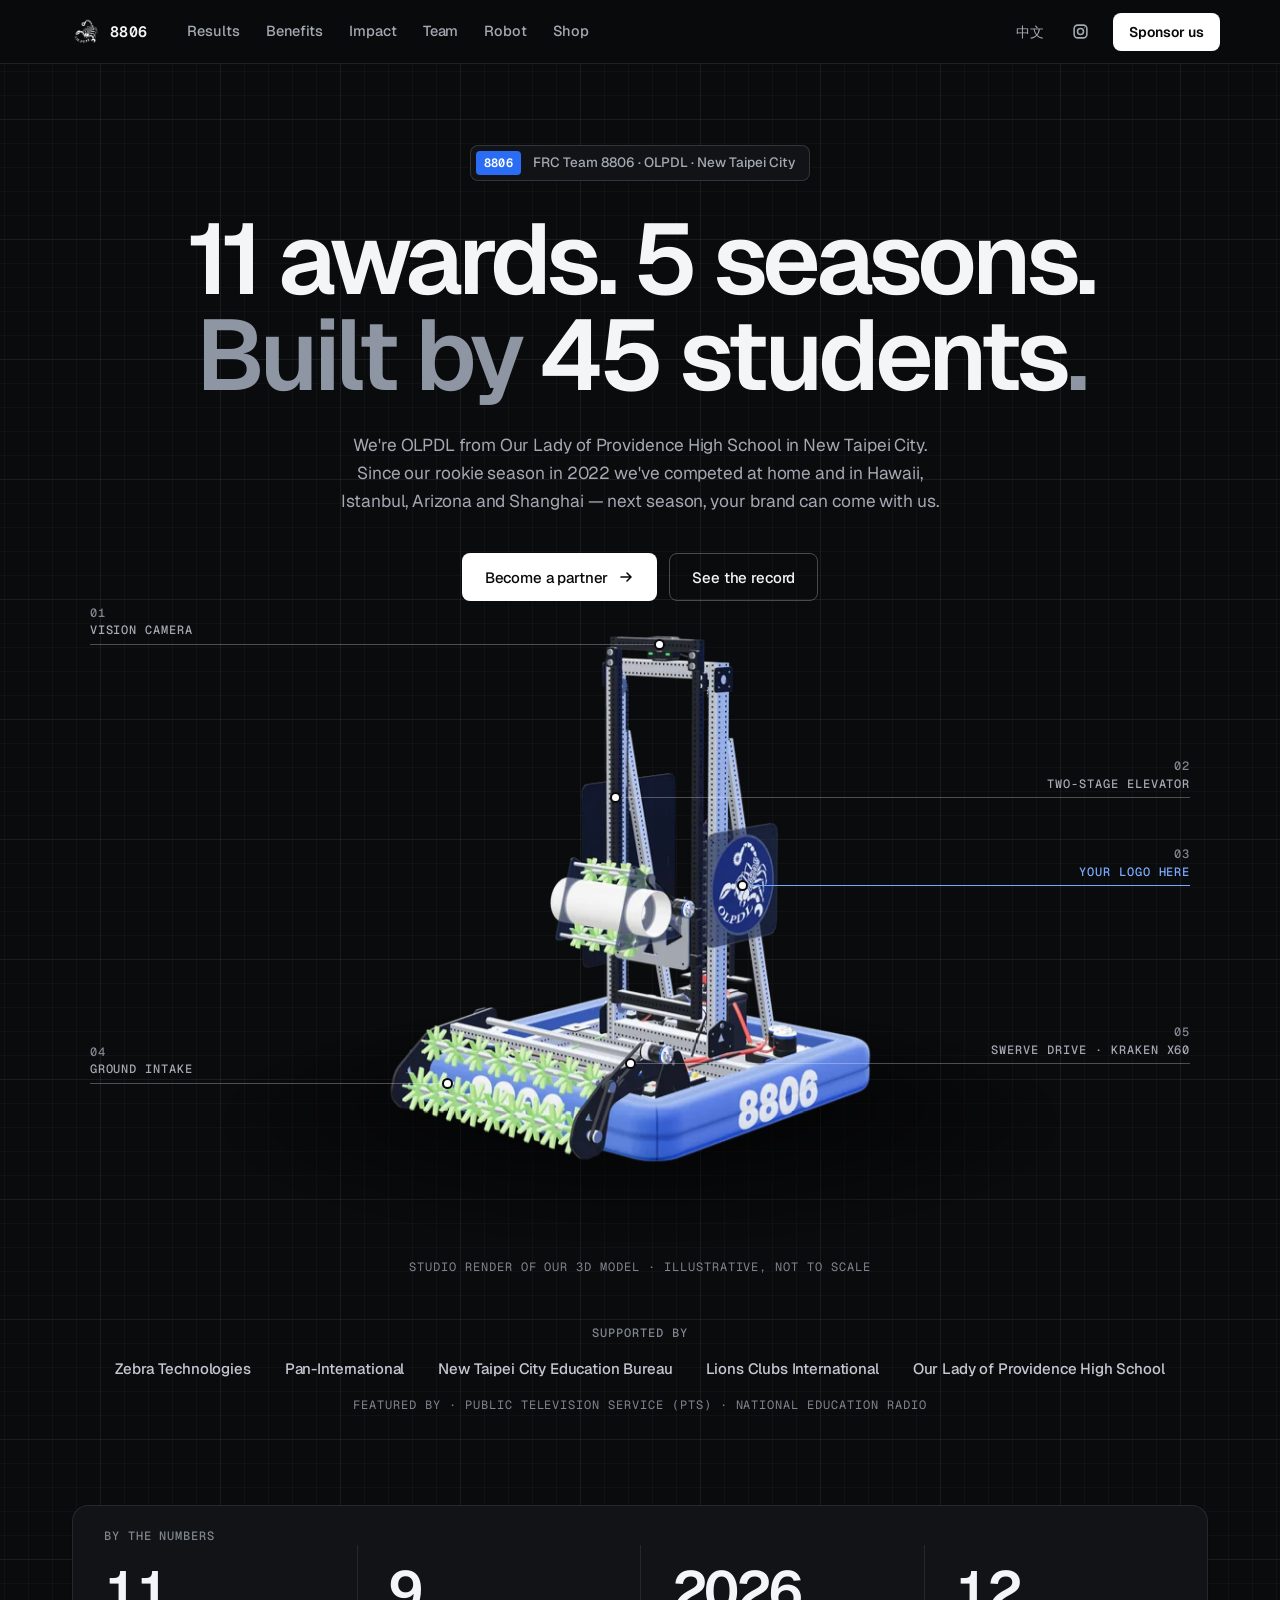
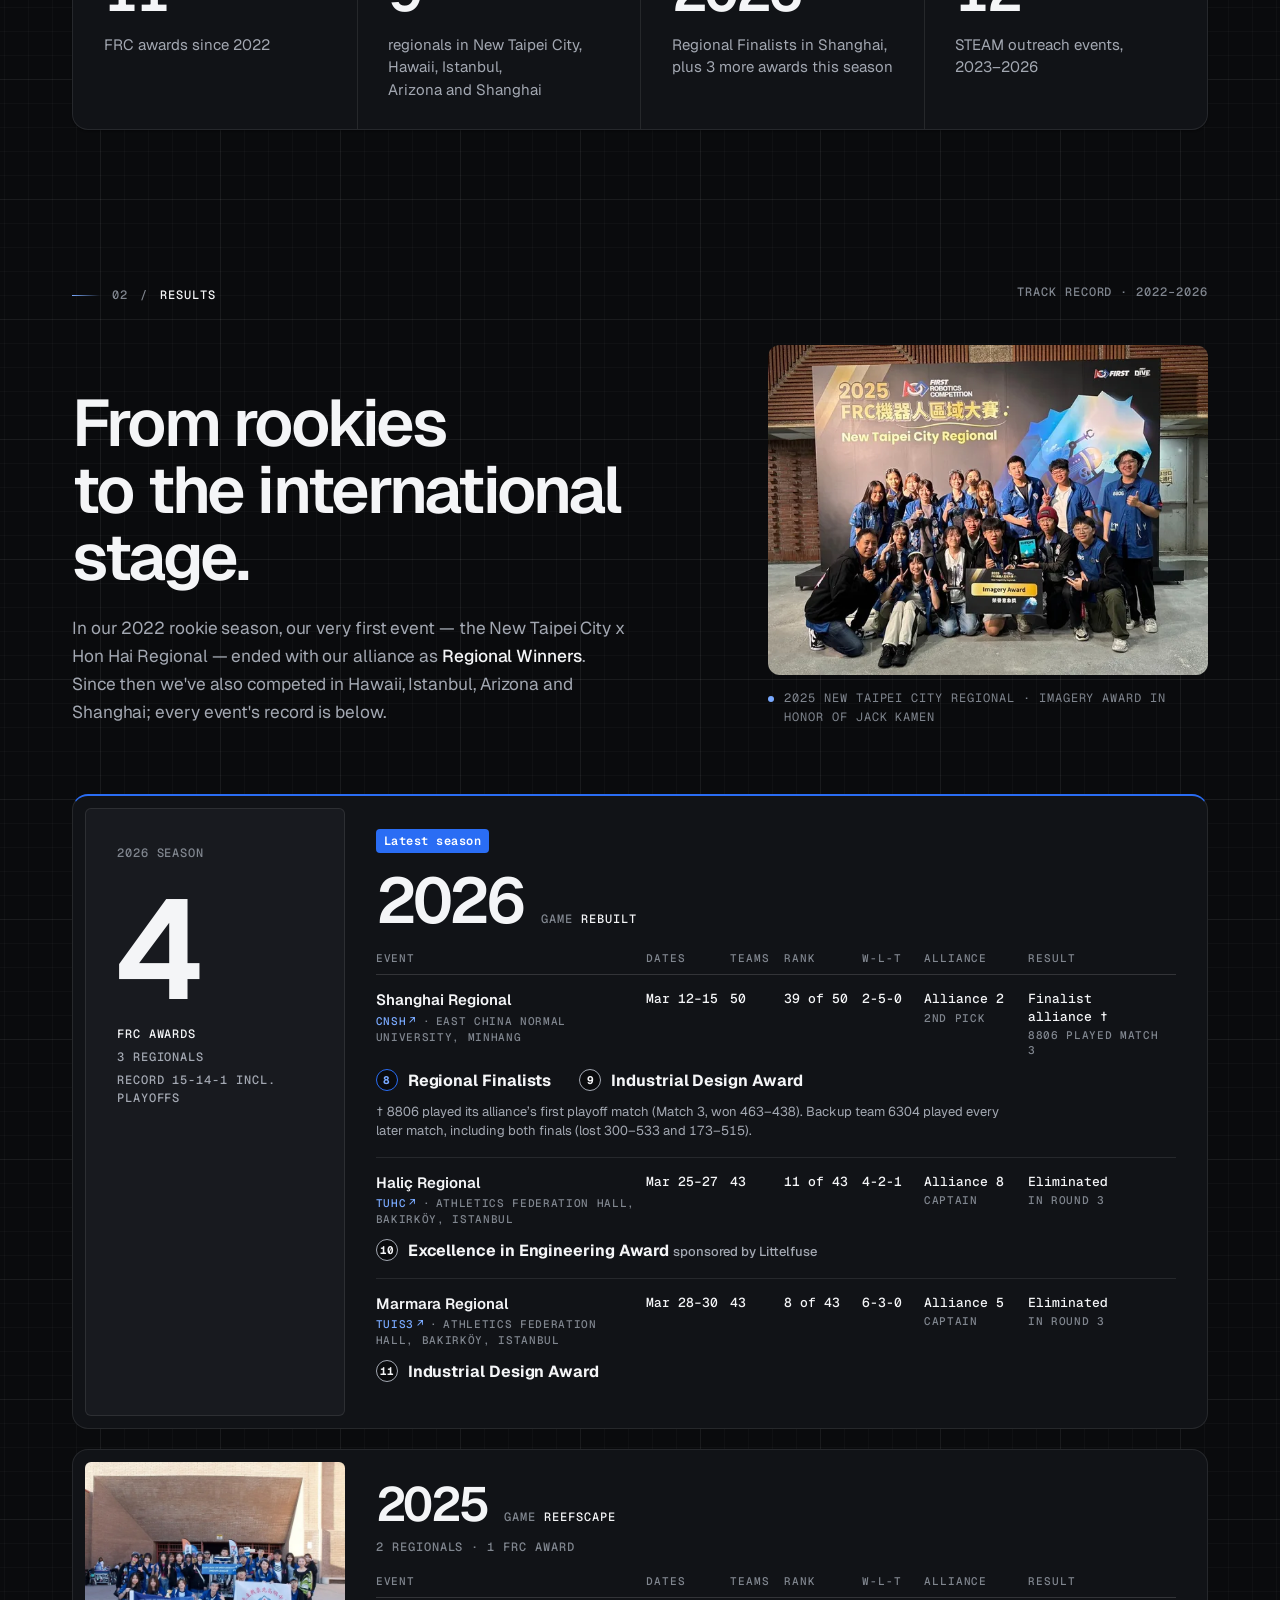
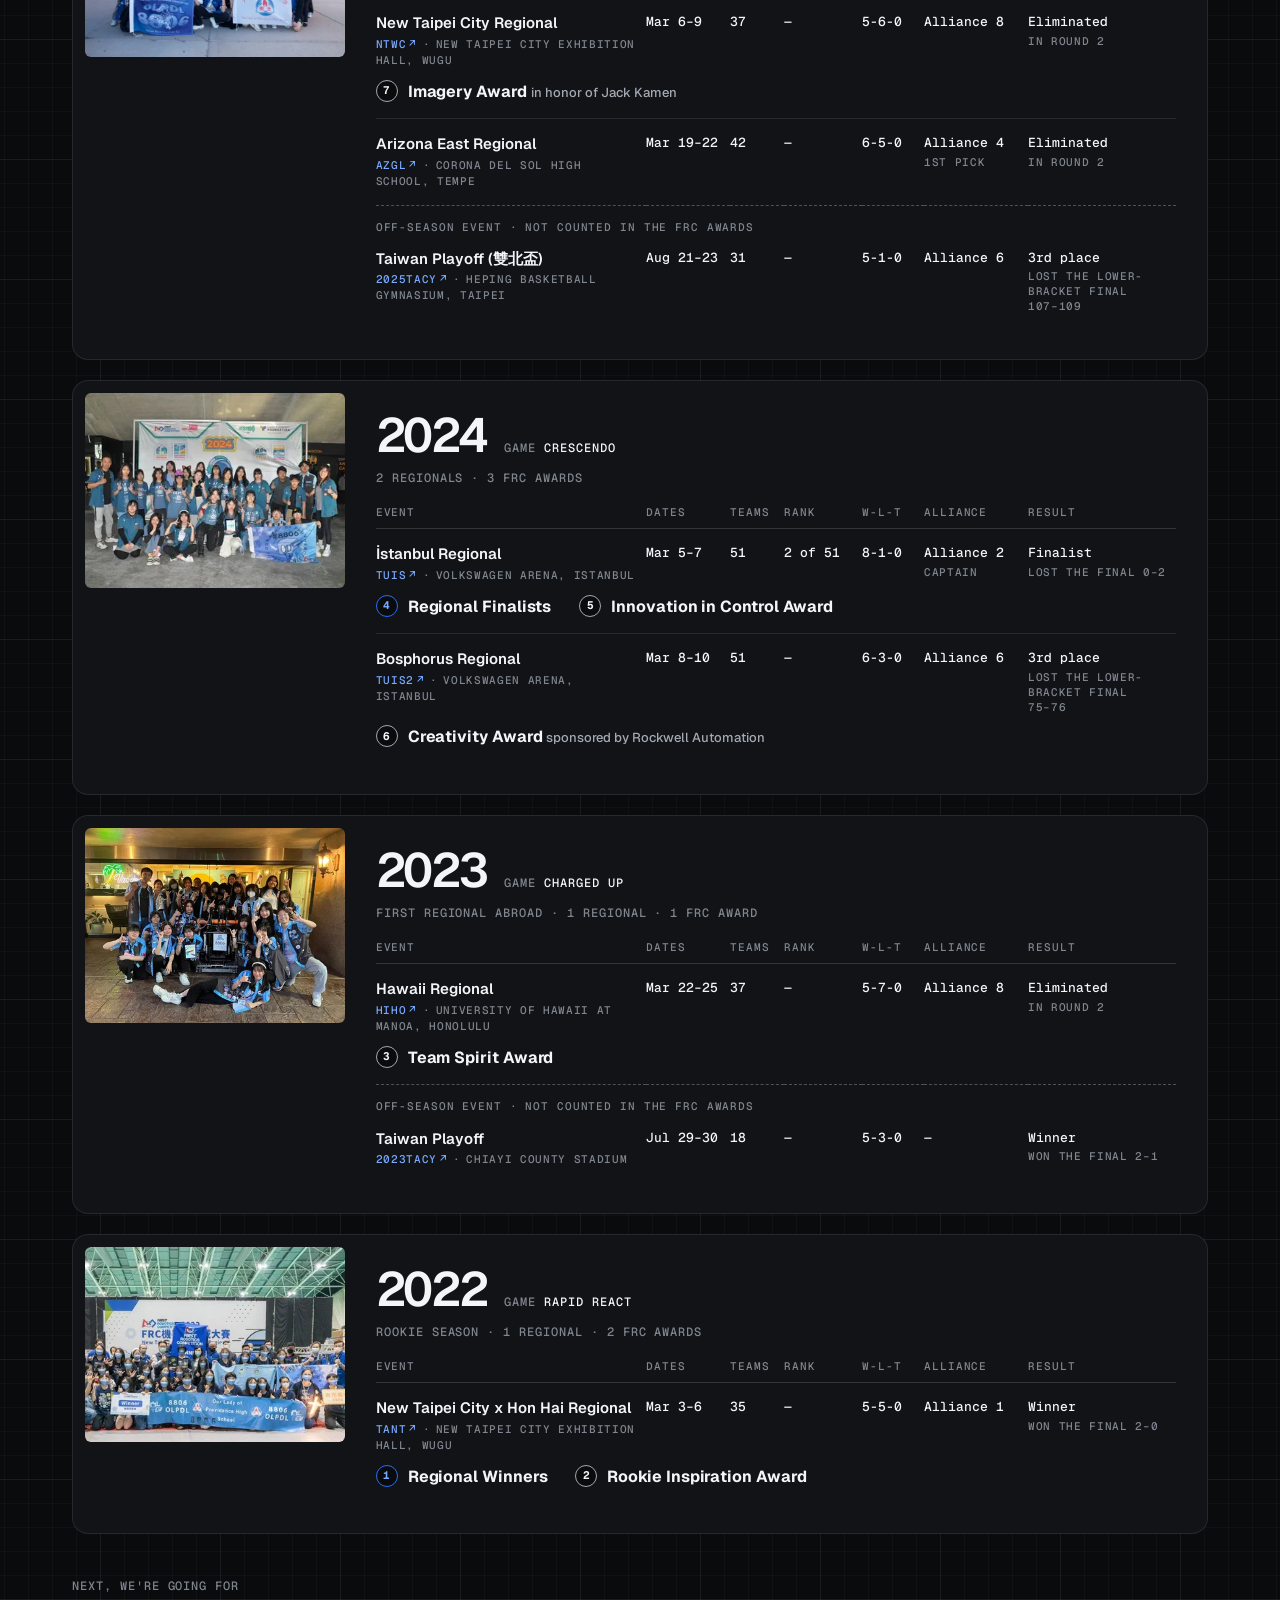
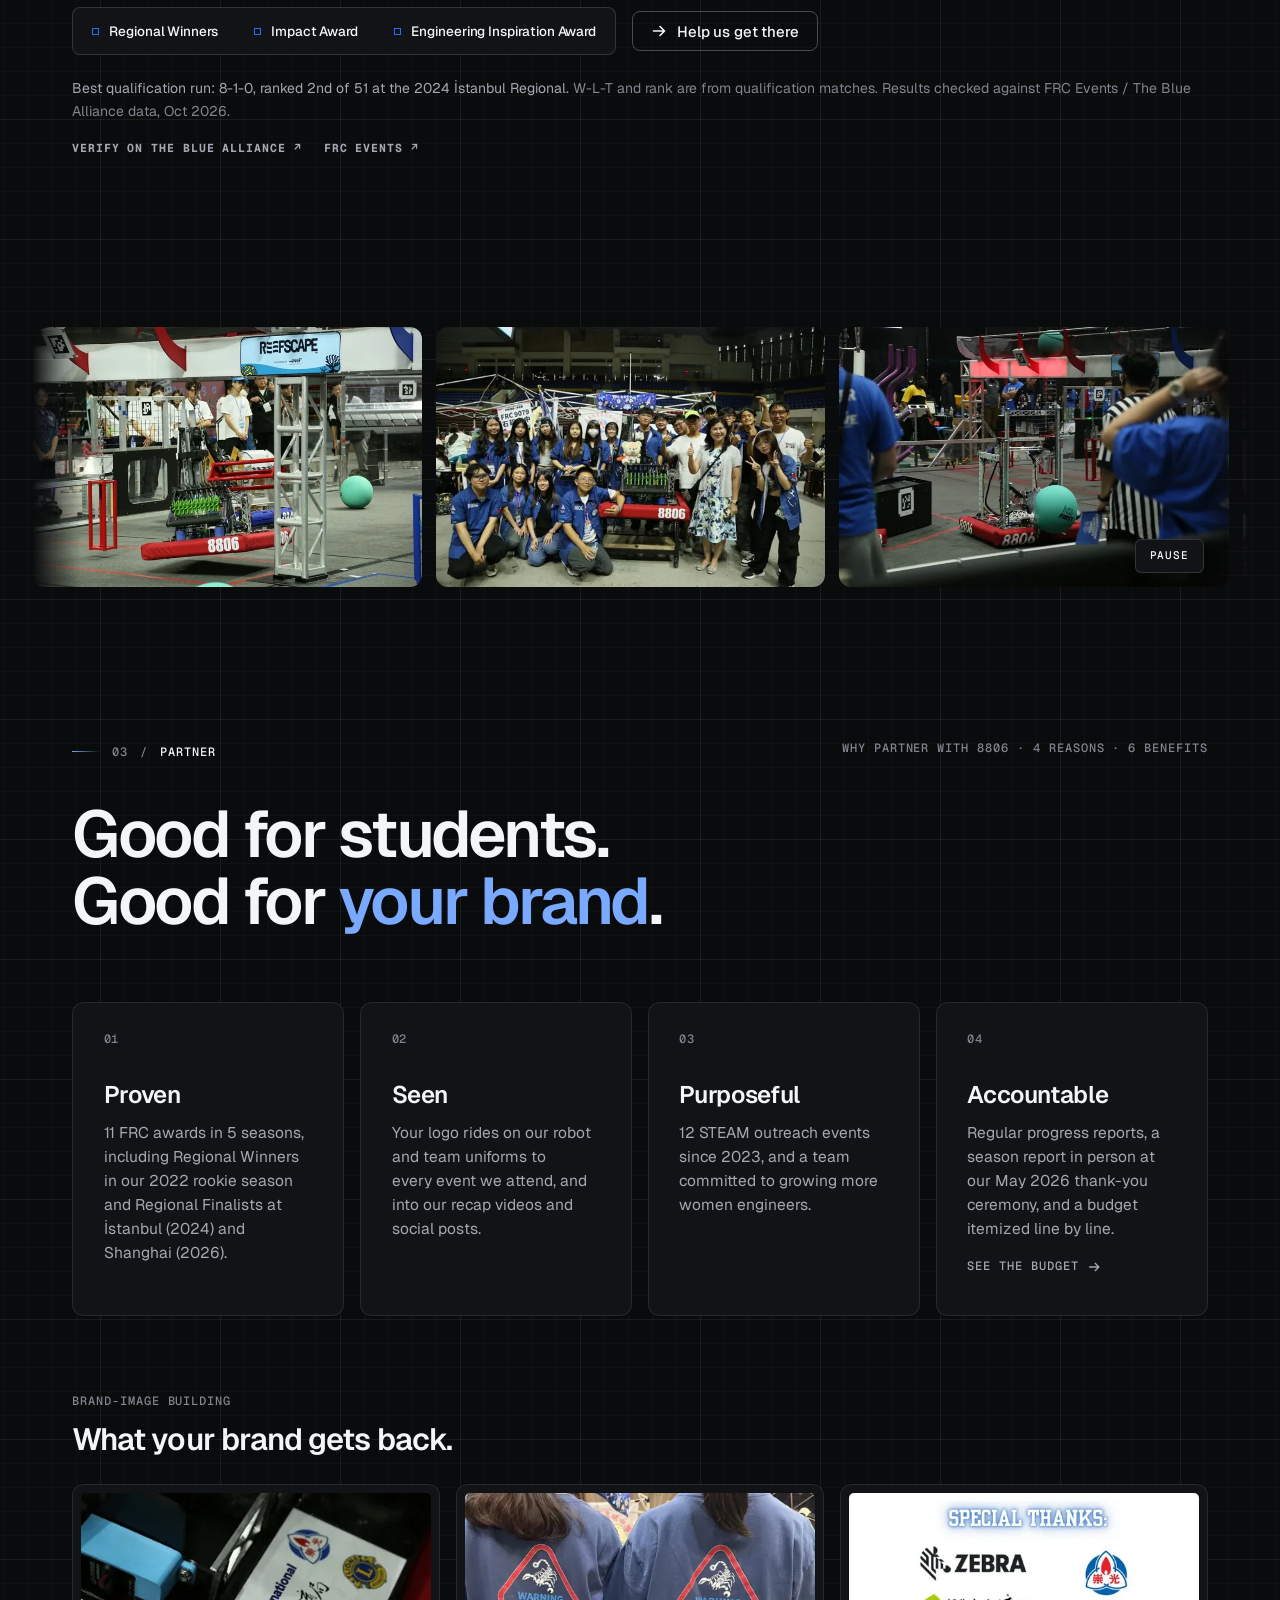
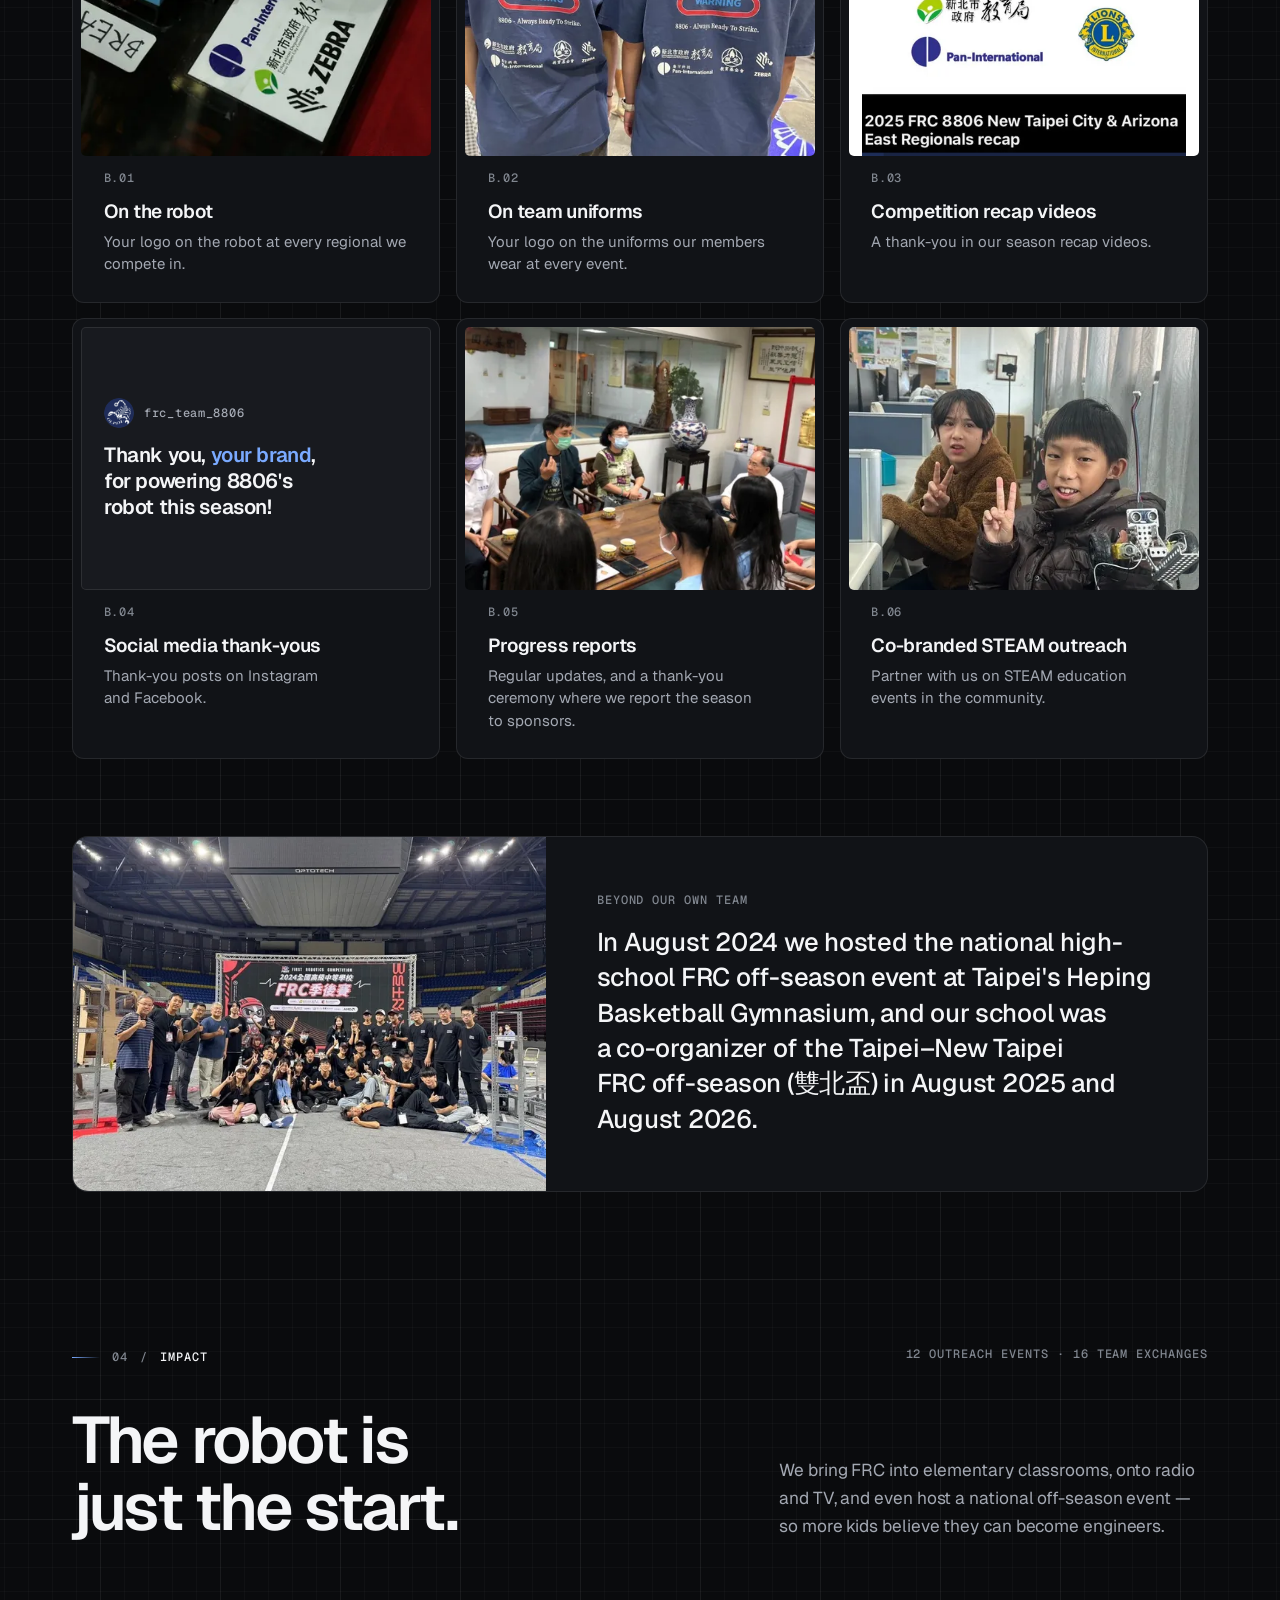
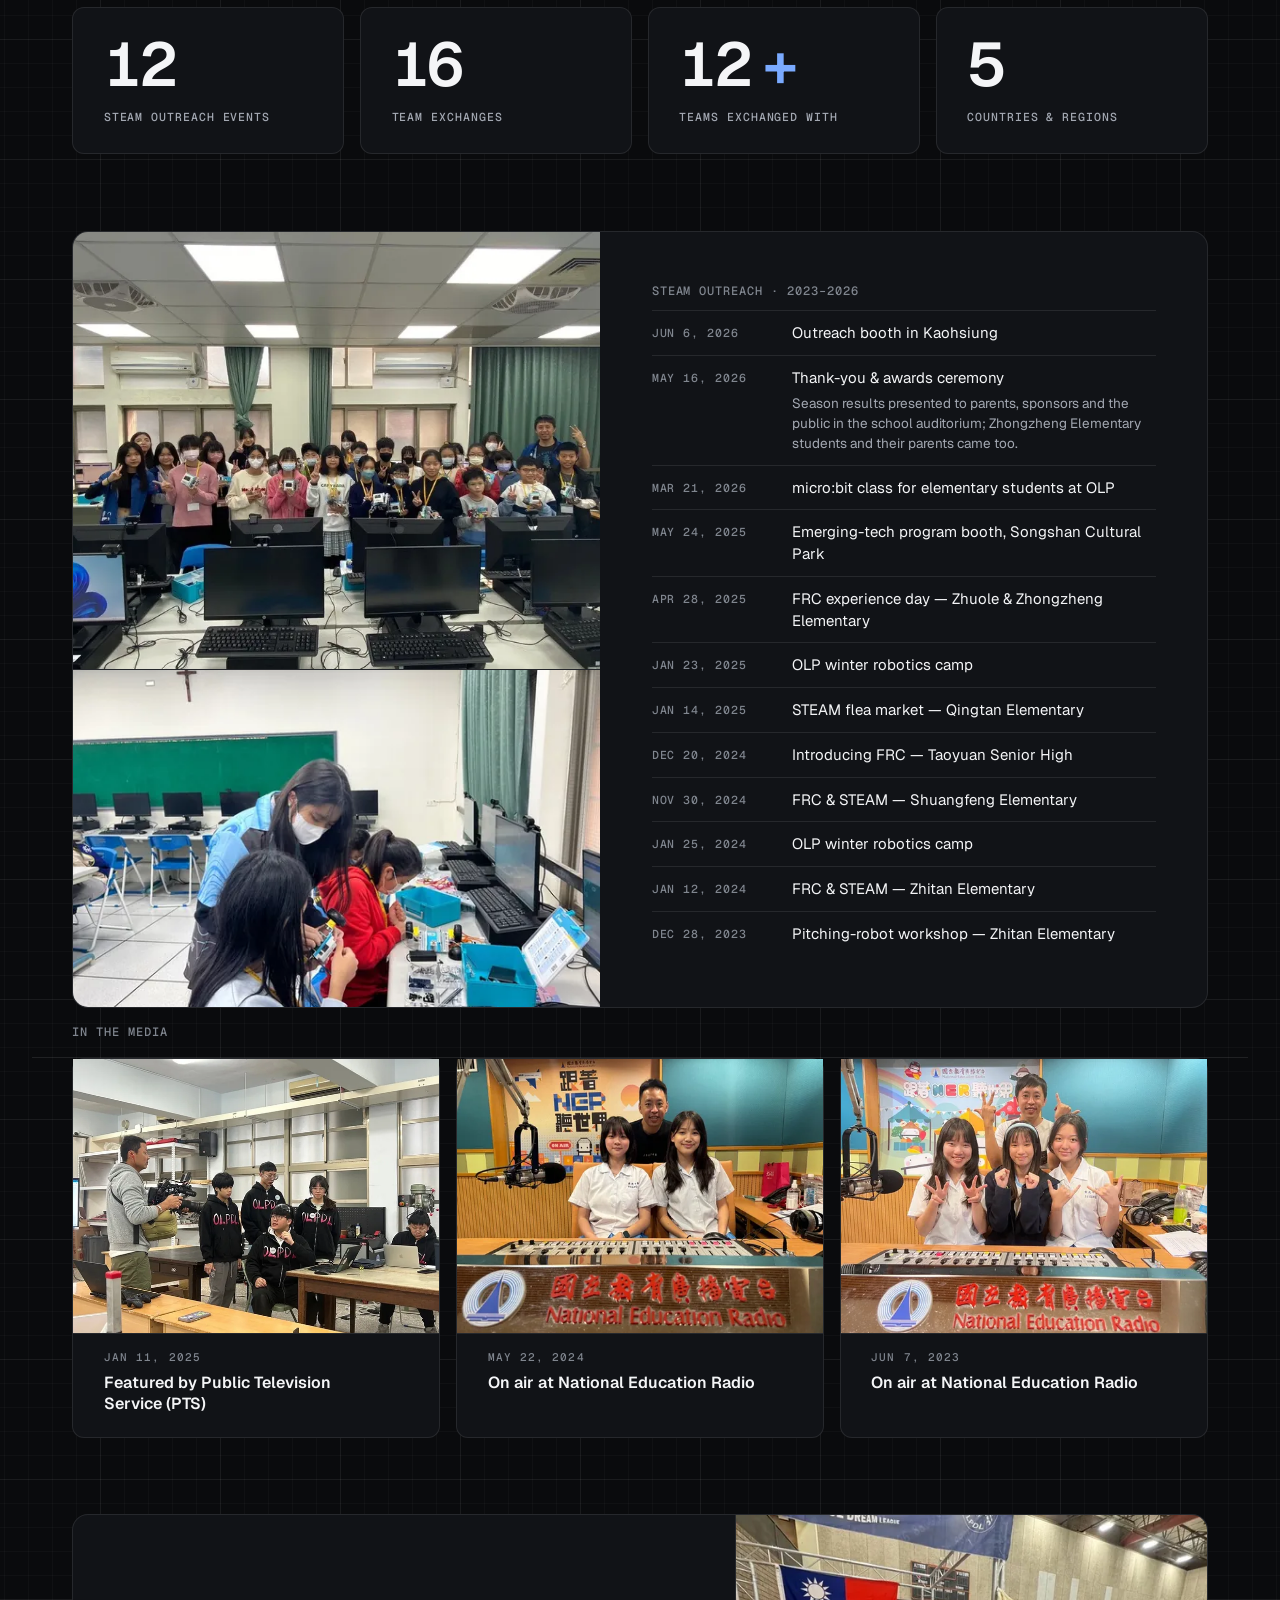
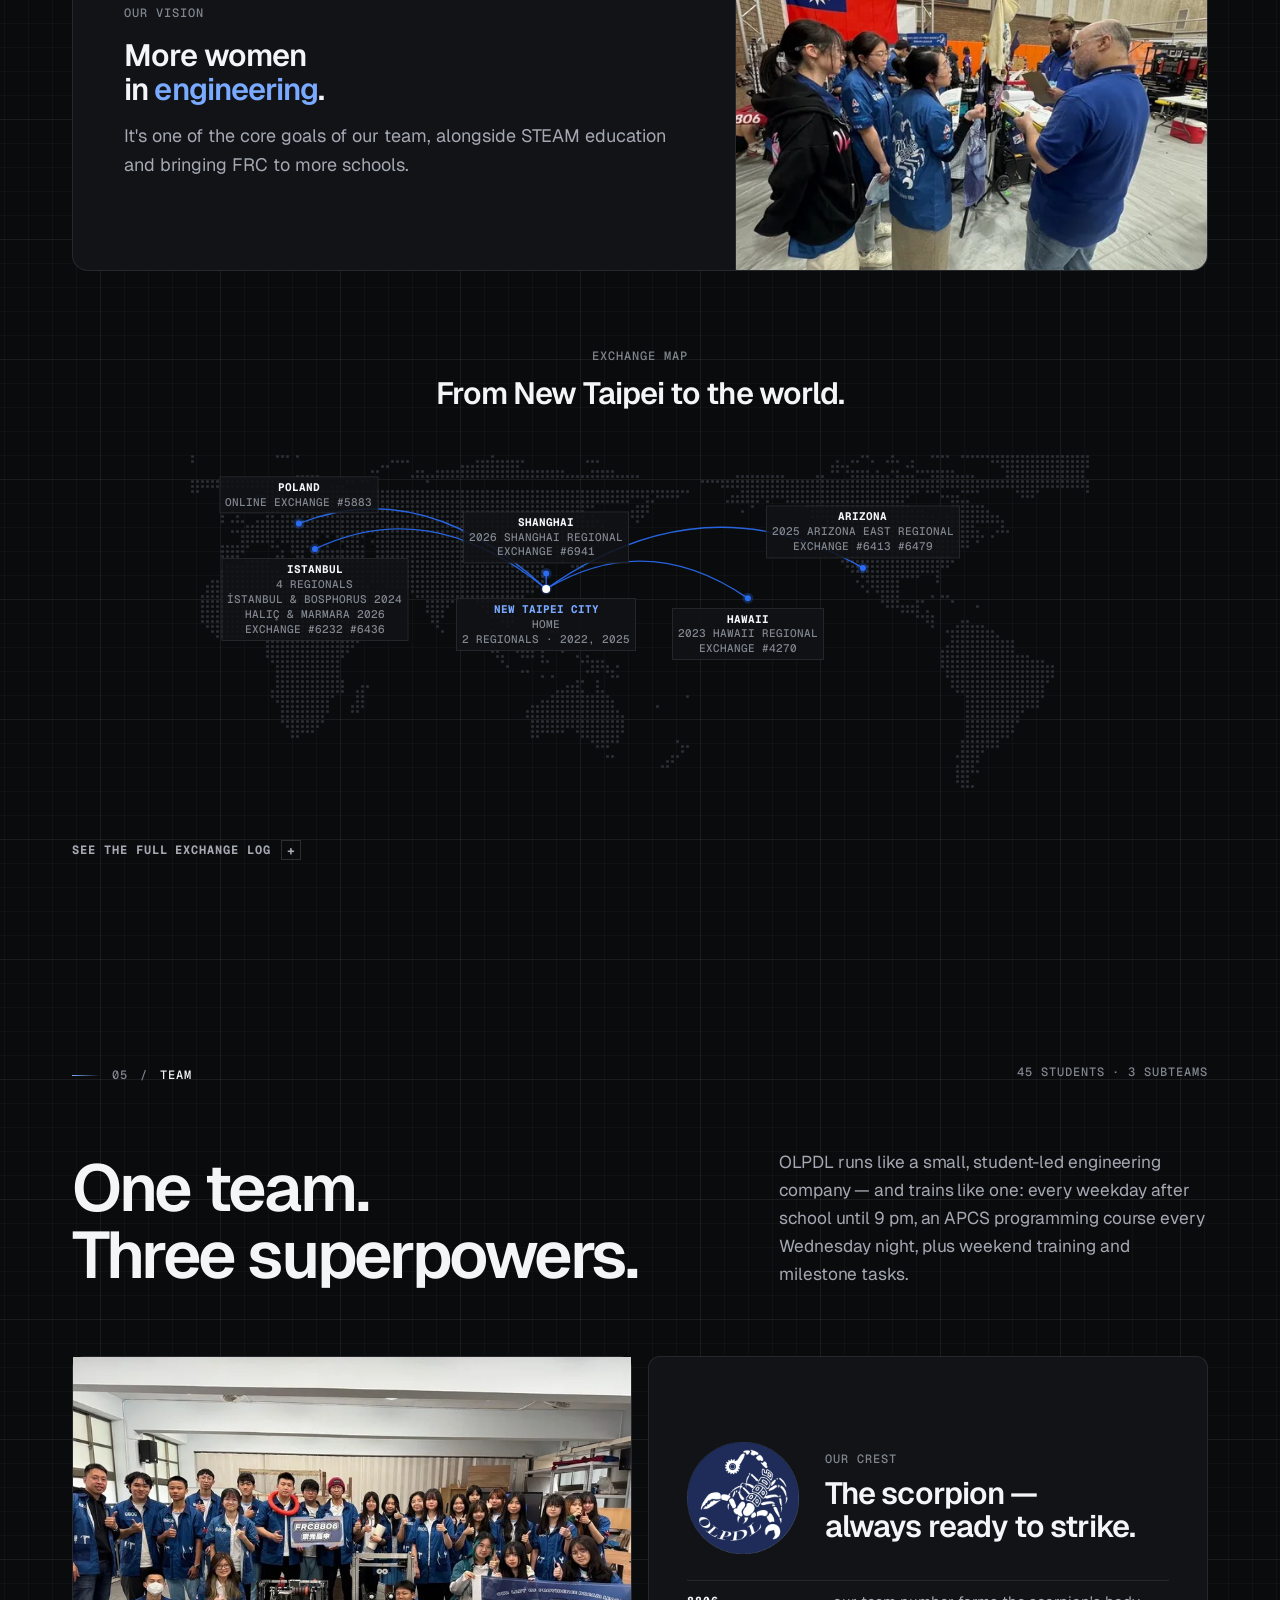
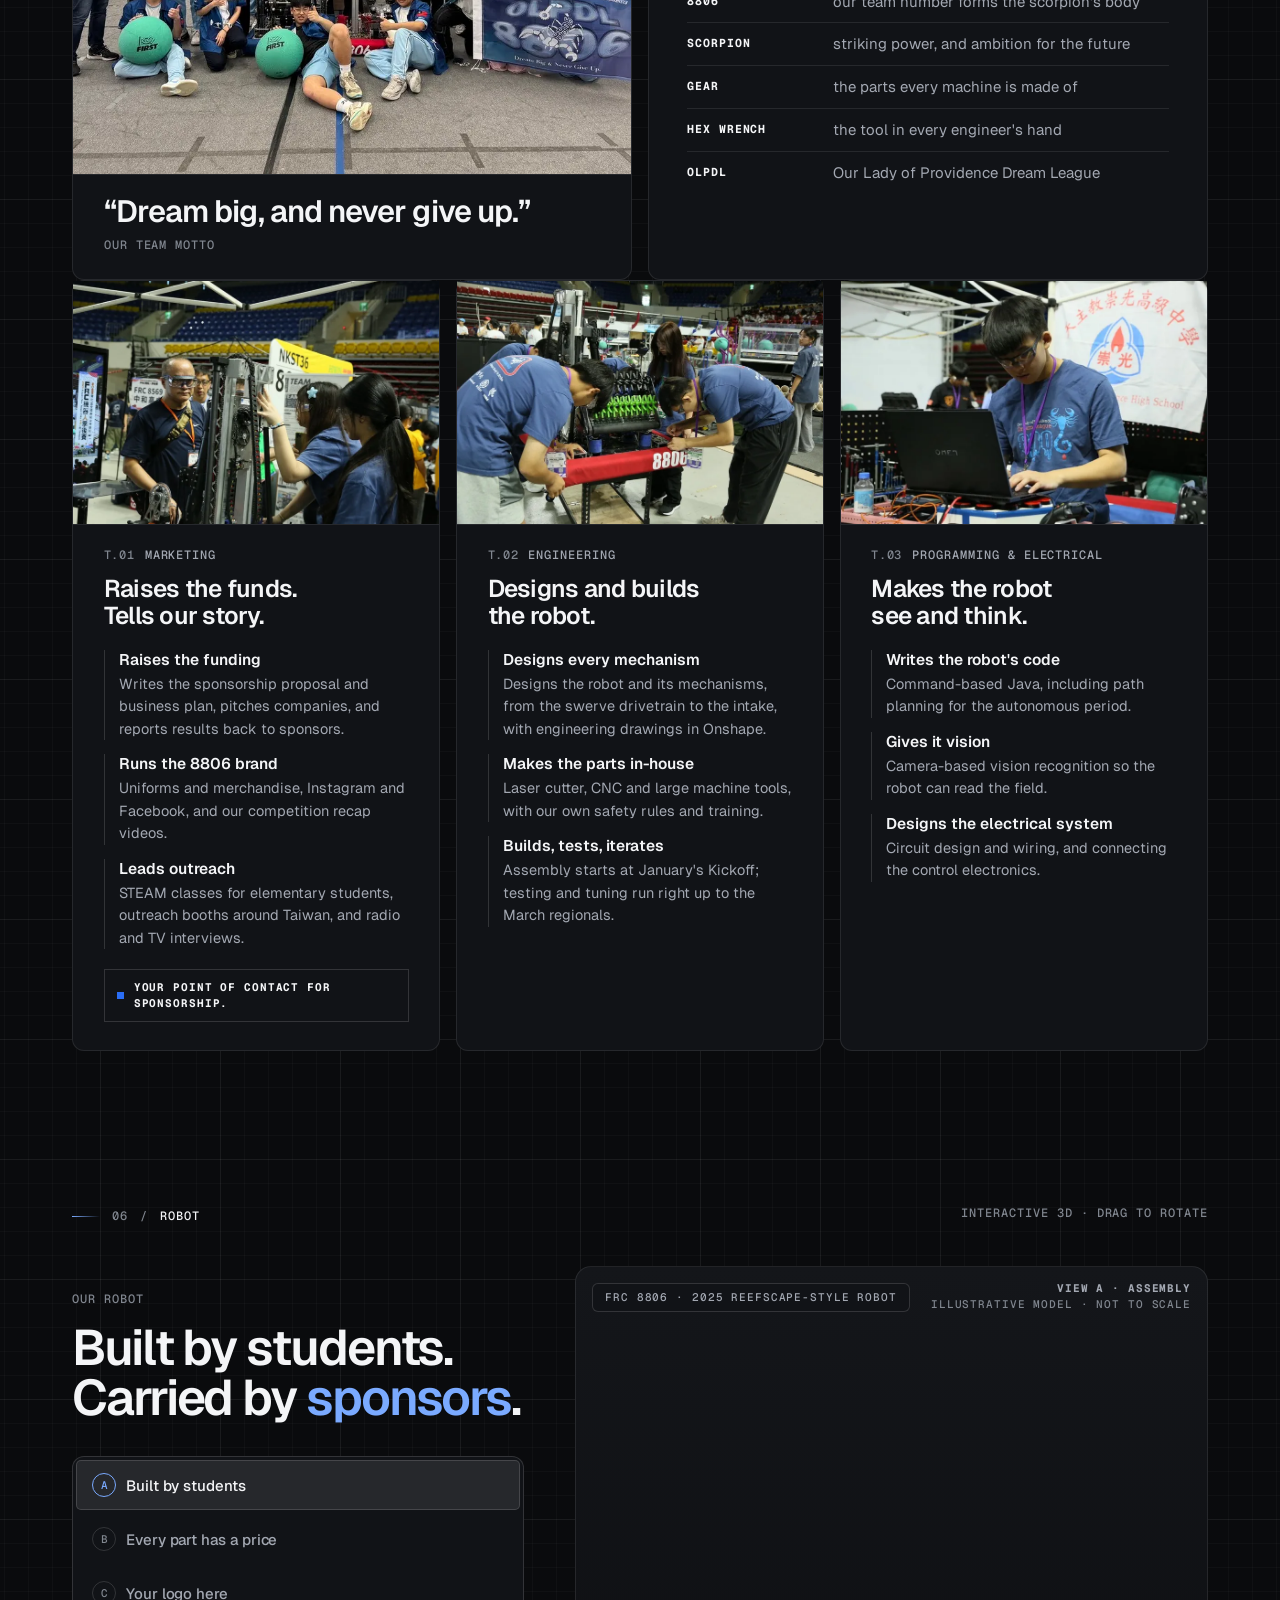
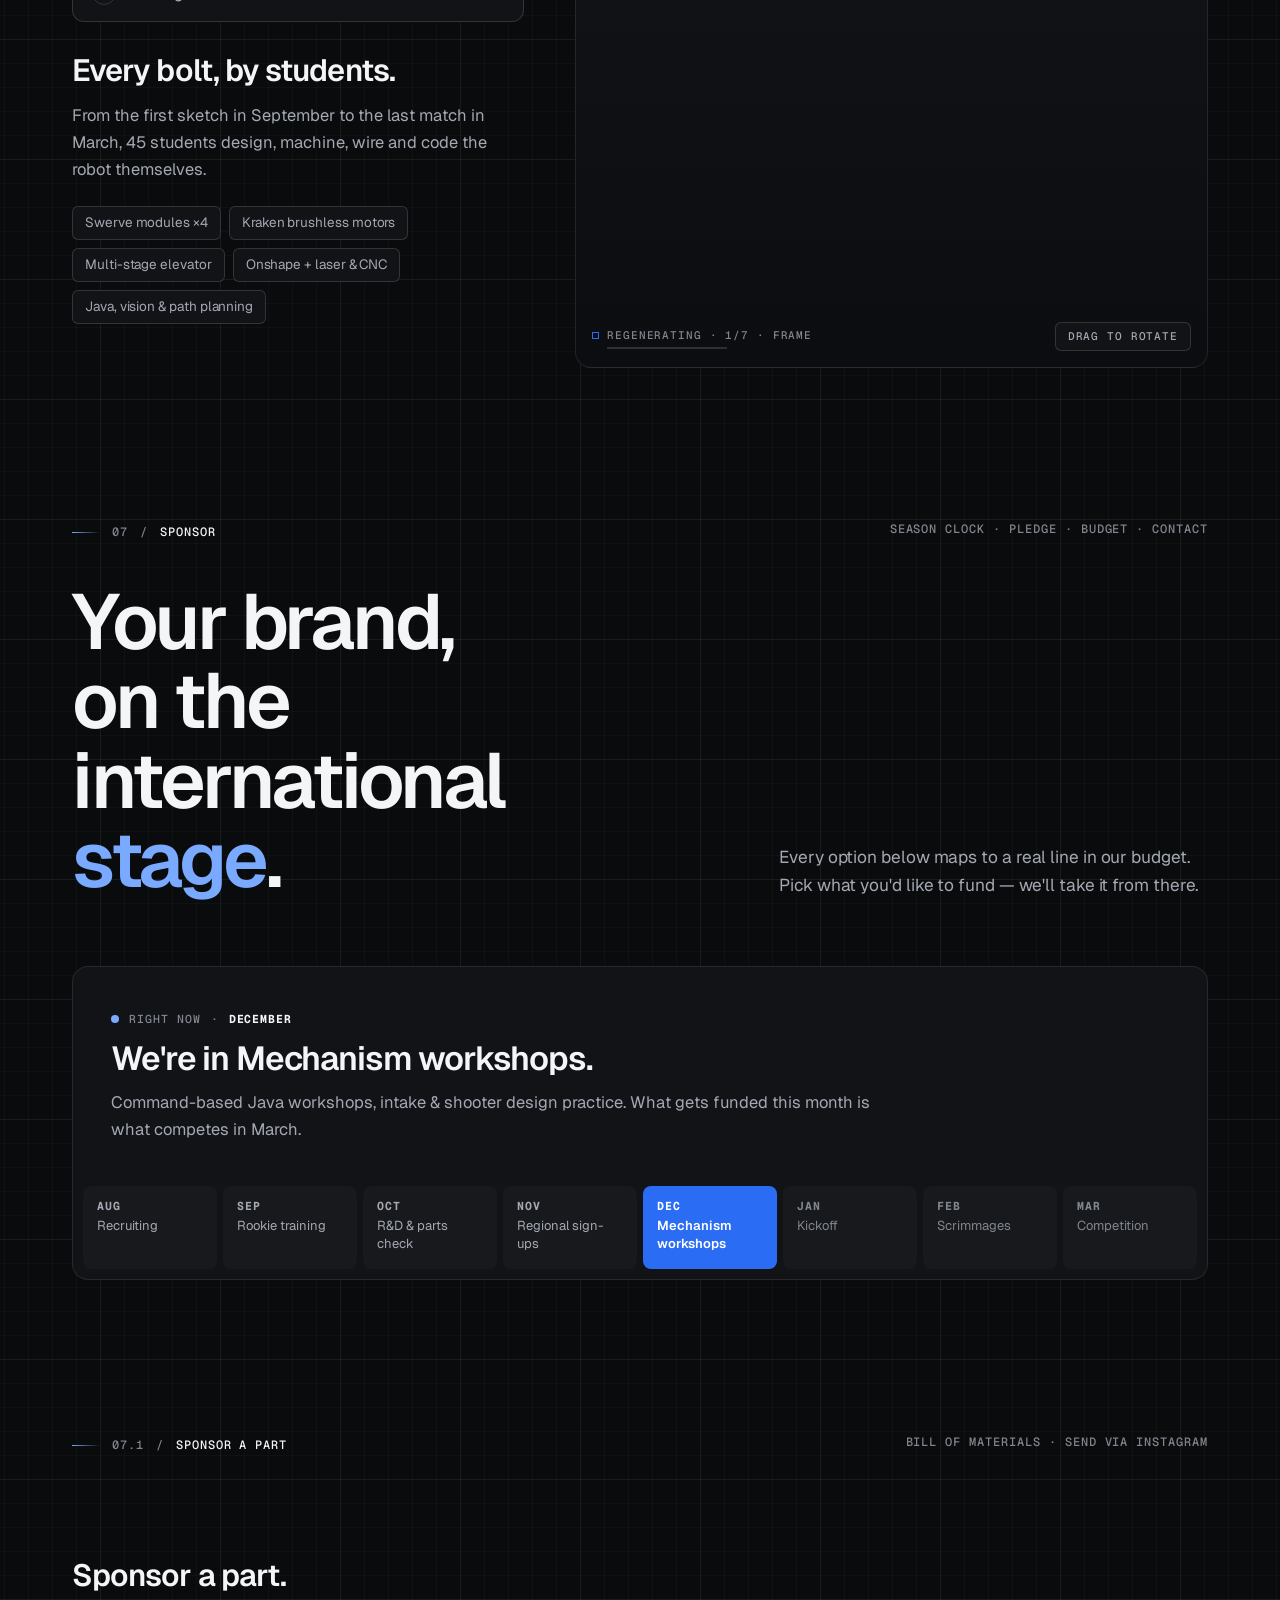
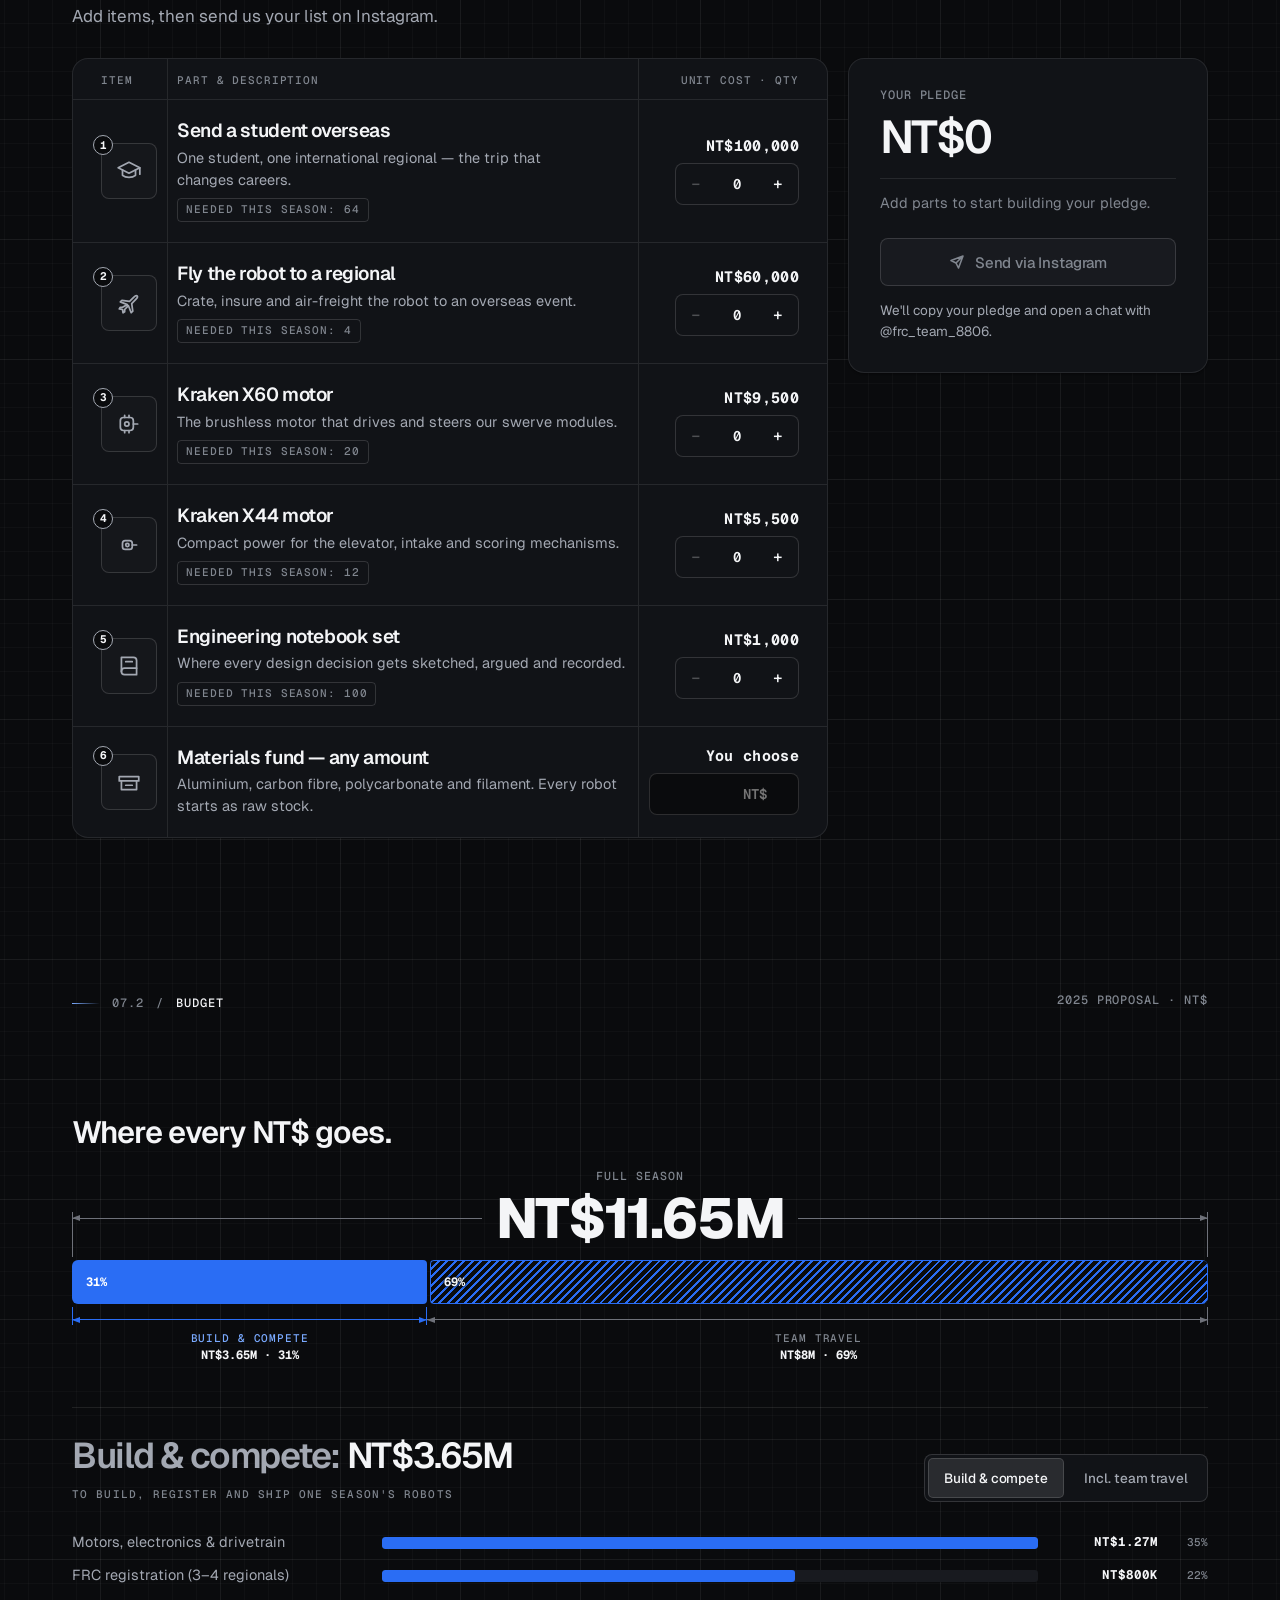
<file: index.html>
<!doctype html>
<html lang="en" class="no-js">
<head>
  <meta charset="utf-8">
  <meta name="viewport" content="width=device-width, initial-scale=1, viewport-fit=cover">
  <title>FRC Team 8806 · 11 awards in 5 seasons · Partner with us</title>
  <meta name="description" content="45 students from Our Lady of Providence High School, New Taipei City. Regional Winners in our 2022 rookie season, 11 FRC awards, 9 regionals in New Taipei City, Hawaii, Istanbul, Arizona and Shanghai. See what sponsors get and where every NT$ goes.">
  <meta name="theme-color" content="#08090b">
  <meta name="color-scheme" content="dark">
  <meta property="og:type" content="website">
  <meta property="og:title" content="FRC Team 8806 — 11 awards in 5 seasons. Partner with us.">
  <meta property="og:description" content="45 students from Our Lady of Providence High School, New Taipei City. Regional Winners in our 2022 rookie season, 11 FRC awards, 9 regionals in New Taipei City, Hawaii, Istanbul, Arizona and Shanghai. See what sponsors get and where every NT$ goes.">
  <meta property="og:image" content="assets/img/og-image.jpg">
  <meta name="twitter:card" content="summary_large_image">
  <link rel="icon" type="image/png" sizes="32x32" href="assets/img/favicon-32.png">
  <link rel="icon" type="image/png" sizes="64x64" href="assets/img/favicon-64.png">
  <link rel="apple-touch-icon" href="assets/img/apple-touch-icon.png">

  <link rel="preconnect" href="https://fonts.googleapis.com">
  <link rel="preconnect" href="https://fonts.gstatic.com" crossorigin>
  <!-- Web fonts never block the first paint (system fonts show first); Noto Sans TC loads only for Chinese.
       Geist (display and body) and Geist Mono (labels and data) share one request. -->
  <link rel="stylesheet" href="https://fonts.googleapis.com/css2?family=Geist:wght@300..800&amp;family=Geist+Mono:wght@400..600&amp;display=swap" media="print" onload="this.media='all'">
  <noscript><link rel="stylesheet" href="https://fonts.googleapis.com/css2?family=Geist:wght@300..800&amp;family=Geist+Mono:wght@400..600&amp;display=swap"><link rel="stylesheet" href="https://fonts.googleapis.com/css2?family=Noto+Sans+TC:wght@400..900&amp;display=swap"></noscript>
  <link rel="stylesheet" href="assets/css/main.css">
  <link rel="stylesheet" href="assets/css/cad.css">
  <link rel="stylesheet" href="assets/css/motion.css">

  <script>
    // Pick the language before first paint to avoid a flash of the wrong one.
    (function () {
      var d = document.documentElement, l;
      // Motion on (.mo) unless reduced motion is asked for: every hidden starting state in motion.css
      // hangs off it. Backstop: if motion.js hasn't started its observers within 3 s (a failed or slow
      // main.js), .mo goes and everything shows.
      // .sda: the linework is plotted by the scroll (CSS scroll-driven animations) where the browser has
      // them; elsewhere, or with ?sda=0, the one-shot plotter draws it.
      var rm = matchMedia('(prefers-reduced-motion: reduce)').matches;
      d.className = d.className.replace('no-js', 'js') + (rm ? '' : ' mo');
      if (!rm) {
        if (window.CSS && CSS.supports('animation-timeline: view()') && CSS.supports('animation-range: entry 0% cover 50%')
            && !/[?&]sda=0/.test(location.search)) d.classList.add('sda');
        setTimeout(function () { if (!window.__motionReady) d.classList.remove('mo'); }, 3000);
      }
      var q = /[?&]lang=(zh|en)/i.exec(location.search);
      if (q) l = q[1].toLowerCase() === 'zh' ? 'zh-Hant' : 'en';
      if (!l) try { l = localStorage.getItem('lang'); } catch (e) {}
      if (!l) l = /^zh/i.test(navigator.language || '') ? 'zh-Hant' : 'en';
      d.setAttribute('data-lang', l);
      // Noto Sans TC, non-blocking like the other web fonts (900 is the Chinese display weight).
      window.loadCJKFont = function () {
        if (document.getElementById('font-tc')) return;
        var f = document.createElement('link');
        f.id = 'font-tc'; f.rel = 'stylesheet'; f.media = 'print';
        f.onload = function () { this.media = 'all'; };
        f.href = 'https://fonts.googleapis.com/css2?family=Noto+Sans+TC:wght@400..900&display=swap';
        document.head.appendChild(f);
      };
      if (l === 'zh-Hant') window.loadCJKFont();
    })();
  </script>
  <script type="importmap">
    { "imports": { "three": "./assets/vendor/three/three.module.min.js", "three/addons/": "./assets/vendor/three/addons/", "lenis": "./assets/vendor/lenis/lenis.mjs" } }
  </script>
  <!-- smooth scrolling is desktop only (motion.js), so only desktops fetch it early -->
  <link rel="modulepreload" href="assets/vendor/lenis/lenis.mjs" media="(hover: hover) and (pointer: fine) and (prefers-reduced-motion: no-preference)">
  <script type="module" src="assets/js/main.js"></script>

  <script type="application/ld+json">
  {
    "@context": "https://schema.org",
    "@type": "SportsTeam",
    "name": "FRC Team 8806 — Our Lady of Providence Dream League",
    "alternateName": "OLPDL",
    "sport": "FIRST Robotics Competition",
    "foundingDate": "2021",
    "location": { "@type": "Place", "address": { "@type": "PostalAddress", "addressLocality": "New Taipei City", "addressCountry": "TW" } },
    "sameAs": ["https://www.instagram.com/frc_team_8806/", "https://www.thebluealliance.com/team/8806"]
  }
  </script>
</head>
<body>
  <a class="skip" href="#main" data-zh="跳至主要內容">Skip to content</a>

  <!-- ============================== NAV ============================== -->
  <header class="nav" id="nav">
    <a class="nav__brand" href="#top" aria-label="FRC 8806 home" data-zh-aria="FRC 8806 首頁">
      <img src="assets/img/mark-white.webp" width="34" height="34" alt="">
    </a>
    <nav class="nav__links" aria-label="Sections" data-zh-aria="頁面區塊">
      <a href="#results" data-zh="戰績">Results</a>
      <a href="#partner" data-zh="贊助效益">Benefits</a>
      <a href="#impact" data-zh="影響力">Impact</a>
      <a href="#team" data-zh="團隊">Team</a>
      <a href="#robot" data-zh="機器人">Robot</a>
      <a href="shop/" data-zh="商店">Shop</a>
    </nav>
    <a class="nav__tagcell" href="#pledge"><span class="nav__tag" data-zh="認養零件">Sponsor a part</span></a>
    <div class="nav__end">
      <a class="nav__text" href="#budget" data-zh="預算">Budget</a>
      <button class="nav__cell nav__menu" id="menu-toggle" type="button" aria-expanded="false" aria-controls="menu">
        <svg viewBox="0 0 16 16" aria-hidden="true"><path d="M2 4.5h12M2 8h12M2 11.5h12"/></svg>
        <span data-zh="選單">Menu</span>
      </button>
      <button class="nav__cell nav__lang" id="lang-toggle" type="button" aria-label="Switch language">中文</button>
      <a class="nav__cell nav__ig" href="https://www.instagram.com/frc_team_8806/" target="_blank" rel="noopener" aria-label="Instagram @frc_team_8806">
        <svg viewBox="0 0 16 16" aria-hidden="true"><rect x="2" y="2" width="12" height="12" rx="3.4"/><circle cx="8" cy="8" r="2.8"/><circle cx="11.6" cy="4.4" r=".5" fill="currentColor" stroke="none"/></svg>
      </a>
      <a class="nav__cta" href="#sponsor" data-zh="成為贊助夥伴">Sponsor us</a>
    </div>
    <i class="nav__progress" aria-hidden="true"></i>
  </header>

  <!-- Phone / tablet menu: the section list below 1180px -->
  <nav class="menu" id="menu" aria-label="Sections" data-zh-aria="頁面區塊" data-lenis-prevent hidden>
    <ol>
      <li><a href="#top"><span class="menu__n">01</span><span data-zh="總覽">Overview</span></a></li>
      <li><a href="#results"><span class="menu__n">02</span><span data-zh="戰績">Results</span></a></li>
      <li><a href="#partner"><span class="menu__n">03</span><span data-zh="贊助效益">Partner</span></a></li>
      <li><a href="#impact"><span class="menu__n">04</span><span data-zh="影響力">Impact</span></a></li>
      <li><a href="#team"><span class="menu__n">05</span><span data-zh="團隊">Team</span></a></li>
      <li><a href="#robot"><span class="menu__n">06</span><span data-zh="機器人">Robot</span></a></li>
      <li><a href="#sponsor"><span class="menu__n">07</span><span data-zh="支持我們">Sponsor</span></a></li>
      <li><a href="#budget"><span class="menu__n">07.2</span><span data-zh="預算">Budget</span></a></li>
      <li><a href="shop/"><span class="menu__n">08</span><span data-zh="商店">Shop</span></a></li>
    </ol>
  </nav>

  <div class="frame">
  <main id="main">

    <!-- ============================== 01. HERO: proof + the ask ============================== -->
    <section class="sec hero" id="top" aria-labelledby="hero-title">
      <div class="strip">
        <p class="strip__id"><span class="strip__n">01</span> / <b>FRC 8806</b></p>
        <p class="strip__meta" data-zh="崇光高中機器人隊 · 2026 賽季">Our Lady of Providence Dream League · 2026 season</p>
      </div>

      <div class="hero__body">
        <p class="hero__eyebrow" data-reveal><span class="badge">8806</span><span data-zh="FRC 第 8806 隊 · 崇光高中 OLPDL · 新北市">FRC Team 8806 · OLPDL · New Taipei City</span></p>
        <h1 class="h1 hero__title" id="hero-title">
          <span data-zh="<i class='js-n-seasons-zh'>五</i>個賽季，<i class='js-n-awards-zh'>十一</i>座獎項。"><i class="js-n-awards">11</i> awards. <i class="js-n-seasons">5</i> seasons.</span>
          <span data-zh="由&nbsp;<em class='accent nowrap'>45&nbsp;位學生</em><wbr>親手打造。">Built by <em class="accent">45 students</em>.</span>
        </h1>
        <p class="hero__sub" data-zh="我們是來自新北市天主教崇光高中的 OLPDL。自 2022 年新秀賽季起，從新北主場一路征戰<i class='js-abroad-zh'>夏威夷、伊斯坦堡、亞利桑那與上海</i> — <span class='nowrap'>下一季</span>，讓你的<span class='nowrap'>品牌</span><span class='nowrap'>與我們同行</span>。">We're OLPDL from Our Lady of Providence High School in New Taipei City. Since our rookie season in 2022 we've competed at home and in <i class="js-abroad">Hawaii, Istanbul, Arizona and Shanghai</i> — next season, your brand can come with us.</p>
        <div class="btns hero__actions">
          <a class="btn btn--primary" href="#sponsor"><span data-zh="成為贊助夥伴">Become a partner</span><svg viewBox="0 0 16 16" aria-hidden="true"><path d="M3 8h10M9 4l4 4-4 4"/></svg></a>
          <a class="btn btn--ghost" href="#results"><span data-zh="查看戰績">See the record</span></a>
        </div>
      </div>

      <!-- The product shot: a studio render of the team's own 3D model (assets/js/robot-model.js), with
           hairline callouts placed on the parts (positions in % of the render). -->
      <figure class="hero__product" data-reveal>
        <div class="hero__render" id="hero-render">
          <picture>
            <source media="(max-width: 760px)" srcset="assets/img/robot-studio-900.webp">
            <img src="assets/img/robot-studio-1600.webp" width="1600" height="1169" fetchpriority="high"
                 alt="Studio render of the team's robot model: swerve drive, ground intake, two-stage elevator and a side panel carrying the crest"
                 data-zh-alt="隊伍機器人模型的棚拍渲染：Swerve 底盤、地面夾取、兩節升降機構，以及印有隊徽的側板">
          </picture>
          <ul class="callouts" aria-hidden="true">
            <li class="callout callout--l" style="--k: 0; --x: 52.2%; --y: 3%; --to: -14%"><span><b>01</b><em data-zh="視覺鏡頭">Vision camera</em></span></li>
            <li class="callout callout--r" style="--k: 1; --x: 47.2%; --y: 27.4%; --to: 114%"><span><b>02</b><em data-zh="兩節升降機構">Two-stage elevator</em></span></li>
            <li class="callout callout--r callout--logo" style="--k: 2; --x: 62%; --y: 41.4%; --to: 114%"><span><b>03</b><em data-zh="你的品牌在這裡">Your logo here</em></span></li>
            <li class="callout callout--l" style="--k: 3; --x: 27.5%; --y: 72.8%; --to: -14%"><span><b>04</b><em data-zh="地面夾取">Ground intake</em></span></li>
            <li class="callout callout--r" style="--k: 4; --x: 49%; --y: 69.7%; --to: 114%"><span><b>05</b><em data-zh="Swerve 底盤 · Kraken X60">Swerve drive · Kraken X60</em></span></li>
          </ul>
        </div>
        <figcaption class="caption hero__note" data-zh="隊伍 3D 模型的棚拍渲染 · 示意圖，未依比例">Studio render of our 3D model · illustrative, not to scale</figcaption>
      </figure>

      <div class="hero__partners-wrap" data-reveal>
        <p class="label" data-zh="支持我們的夥伴">Supported by</p>
        <ul class="hero__partners" id="hero-sponsors" aria-label="Our partners include" data-zh-aria="合作夥伴包括">
          <li>Zebra Technologies</li><li>Pan-International</li><li>New Taipei City Education Bureau</li><li>Lions Clubs International</li><li>Our Lady of Providence High School</li>
        </ul>
        <p class="caption hero__press"><span data-zh="媒體報導">Featured by</span> · <span data-zh="PTS 公共電視 · 國立教育廣播電台">Public Television Service (PTS) · National Education Radio</span></p>
      </div>

      <div class="scorebar">
        <p class="scorebar__label" data-zh="數據">By the numbers</p>
        <dl class="scoreboard">
          <div class="score">
            <dt class="score__num"><span data-count="11" id="score-awards">11</span></dt>
            <dd class="score__label" data-zh="座 FRC 獎項（2022 起）">FRC awards since 2022</dd>
          </div>
          <div class="score">
            <dt class="score__num"><span data-count="9" class="js-n-regionals" id="score-regionals">9</span></dt>
            <dd class="score__label" data-zh="場區域賽 · <i class='js-places-zh'>新北市、夏威夷、伊斯坦堡、亞利桑那與上海</i>">regionals in <i class="js-places">New Taipei City, Hawaii, Istanbul, Arizona and Shanghai</i></dd>
          </div>
          <div class="score">
            <dt class="score__num" id="score-latest-year">2026</dt>
            <dd class="score__label" id="score-latest">Regional Finalists in Shanghai, plus 3 more awards this season</dd>
          </div>
          <div class="score">
            <dt class="score__num"><span data-count="12" class="js-outreach-count">12</span></dt>
            <dd class="score__label" data-zh="場 STEAM 推廣活動（<i class='js-outreach-range'>2023–2026</i>）">STEAM outreach events, <i class="js-outreach-range">2023–2026</i></dd>
          </div>
        </dl>
      </div>
    </section>

    <!-- ============================== 02. RESULTS ============================== -->
    <section class="sec results" id="results" aria-labelledby="results-title">
      <div class="strip">
        <p class="strip__id"><span class="strip__n">02</span> / <b data-zh="戰績">Results</b></p>
        <p class="strip__meta"><span data-zh="歷年戰績">Track record</span> · <i class="js-season-range">2022–2026</i></p>
      </div>
      <div class="sec__head sec__head--media">
        <div>
          <h2 class="h2" id="results-title" data-reveal="lines"><span class="ln" style="--l:0"><span class="ln__i" data-zh="從新秀，">From rookies</span></span><span class="ln" style="--l:1"><span class="ln__i" data-zh="到國際舞台。">to the international stage.</span></span></h2>
          <p class="lead" data-reveal data-zh="2022 年新秀賽季的第一場比賽 — 新北市 x 鴻海區域賽，我們就與聯盟夥伴拿下<strong>聯盟冠軍</strong>。此後我們也在<i class='js-abroad-zh'>夏威夷、伊斯坦堡、亞利桑那與上海</i>出賽，每一場的戰績都列在下方。">In our 2022 rookie season, our very first event — the New Taipei City x Hon Hai Regional — ended with our alliance as <strong>Regional Winners</strong>. Since then we've also competed in <i class="js-abroad">Hawaii, Istanbul, Arizona and Shanghai</i>; every event's record is below.</p>
        </div>
        <figure class="photo results__photo" data-reveal>
          <img src="assets/img/award-2025.webp" width="640" height="480" loading="lazy" alt="Team 8806 with the Imagery Award in honor of Jack Kamen at the 2025 New Taipei City Regional" data-zh-alt="第 8806 隊於 2025 新北市區域賽獲頒團隊意象獎">
          <figcaption class="caption"><span class="sq" aria-hidden="true"></span><span data-zh="2025 新北市區域賽 · 團隊意象獎">2025 New Taipei City Regional · Imagery Award in honor of Jack Kamen</span></figcaption>
        </figure>
      </div>
      <div class="seasons" id="season-cards" data-plot-host></div>
      <div class="pad results__end">
        <div class="goals" id="goals" data-reveal></div>
        <div class="results__foot" data-reveal>
          <!-- filled from data.js (renderResultsNote): the best confirmed qualification run and when the results were checked -->
          <p class="cite" id="results-note">Best qualification run: 8-1-0, ranked 2nd of 51 at the 2024 İstanbul Regional.</p>
          <p class="verify" id="verify-links"></p>
        </div>
      </div>
    </section>

    <!-- ============================== PHOTO STRIP ============================== -->
    <section class="gallery" aria-label="2025 season photos" data-zh-aria="2025 賽季照片">
      <div class="marquee" id="marquee">
        <div class="marquee__track">
          <img src="assets/img/g-match-reef.webp" alt="Robot 8806 at the REEFSCAPE reef" data-zh-alt="8806 機器人在 REEFSCAPE 珊瑚礁前" width="720" height="480" loading="lazy">
          <img src="assets/img/g-pit-team.webp" alt="Team photo in the pit" data-zh-alt="隊伍在維修區合照" width="560" height="374" loading="lazy">
          <img src="assets/img/g-match-1.webp" alt="Robot 8806 driving with an algae ball" data-zh-alt="8806 機器人帶著藻球行進" width="720" height="480" loading="lazy">
          <img src="assets/img/g-stands.webp" alt="Team 8806 cheering in the stands" data-zh-alt="第 8806 隊在看台上加油" width="720" height="540" loading="lazy">
          <img src="assets/img/g-pit-robot.webp" alt="Students tuning the robot in the pit" data-zh-alt="學生在維修區調整機器人" width="640" height="427" loading="lazy">
          <img src="assets/img/g-judges.webp" alt="Students presenting to judges" data-zh-alt="學生向評審簡報" width="640" height="480" loading="lazy">
          <img src="assets/img/g-match-2.webp" alt="Robot 8806 on the field" data-zh-alt="8806 機器人在場上" width="720" height="480" loading="lazy">
          <img src="assets/img/g-inspection.webp" alt="Robot inspection with the team" data-zh-alt="隊伍與機器人接受檢錄" width="560" height="420" loading="lazy">
          <img src="assets/img/g-team-pit.webp" alt="Team 8806 with their robot" data-zh-alt="第 8806 隊與機器人合照" width="800" height="533" loading="lazy">
        </div>
      </div>
      <!-- the strip is the page's one endless motion: Pause / Play (initMarquee shows it when it can work) -->
      <button class="gallery__toggle" id="marquee-toggle" type="button" aria-label="Pause the photo strip" data-zh-aria="暫停照片輪播" hidden><span data-zh="暫停">Pause</span></button>
    </section>

    <!-- ============================== 03. WHY PARTNER ============================== -->
    <section class="sec partner" id="partner" aria-labelledby="partner-title">
      <div class="strip">
        <p class="strip__id"><span class="strip__n">03</span> / <b data-zh="贊助效益">Partner</b></p>
        <p class="strip__meta" data-zh="為什麼選擇 8806 · 4 個理由 · 6 項回饋">Why partner with 8806 · 4 reasons · 6 benefits</p>
      </div>
      <div class="sec__head">
        <h2 class="h2" id="partner-title" data-reveal="lines"><span class="ln" style="--l:0"><span class="ln__i" data-zh="成就學生，">Good for students.</span></span><span class="ln" style="--l:1"><span class="ln__i" data-zh="也成就<em class='accent'>你的品牌</em>。">Good for <em class="accent">your brand</em>.</span></span></h2>
      </div>

      <ol class="grid grid--4 reasons" data-reveal data-stagger>
        <li class="cell reason">
          <span class="cell__n">01</span>
          <b class="h4" data-zh="實績證明">Proven</b>
          <p data-zh="<i class='js-n-seasons-zh'>五</i>個賽季 <i class='js-n-awards'>11</i> 座 FRC 獎項，包含 2022 新秀賽季的聯盟冠軍，以及 2024 伊斯坦堡、2026 上海區域賽的聯盟亞軍。"><i class="js-n-awards">11</i> FRC awards in <i class="js-n-seasons">5</i> seasons, including Regional Winners in our 2022 rookie season and Regional Finalists at İstanbul (2024) and Shanghai (2026).</p>
        </li>
        <li class="cell reason">
          <span class="cell__n">02</span>
          <b class="h4" data-zh="品牌曝光">Seen</b>
          <p data-zh="你的標誌將隨機器人與隊服登上每一場賽事，並出現在賽事紀錄影片與社群貼文中。">Your logo rides on our robot and team uniforms to every event we attend, and into our recap videos and social posts.</p>
        </li>
        <li class="cell reason">
          <span class="cell__n">03</span>
          <b class="h4" data-zh="社會影響">Purposeful</b>
          <p data-zh="2023 年起舉辦 <i class='js-n-outreach'>12</i> 場 STEAM 推廣活動，並致力培育更多女性工程師。"><i class="js-n-outreach">12</i> STEAM outreach events since 2023, and a team committed to growing more women engineers.</p>
        </li>
        <li class="cell reason">
          <span class="cell__n">04</span>
          <b class="h4" data-zh="透明負責">Accountable</b>
          <p data-zh="定期回報進度，2026 年 5 月感謝會上<span class='nowrap'>當面報告整季成果</span>；預算逐項公開。">Regular progress reports, a season report in person at our May 2026 thank-you ceremony, and a budget itemized line by line.</p>
          <a class="more" href="#budget"><span data-zh="查看預算">See the budget</span> <svg viewBox="0 0 16 16" aria-hidden="true"><path d="M2.5 8h11M9 3.5 13.5 8 9 12.5"/></svg></a>
        </li>
      </ol>

      <div class="subhead" data-reveal>
        <p class="label" data-zh="品牌形象建立">Brand-image building</p>
        <h3 class="h3" data-zh="贊助夥伴的回饋。">What your brand gets back.</h3>
      </div>
      <div class="grid grid--3 benefits">
        <figure class="cell benefit" data-reveal>
          <img src="assets/img/sp-robot-logos.webp" alt="Sponsor logos printed on the robot" data-zh-alt="印在機器人上的贊助夥伴標誌" width="480" height="320" loading="lazy">
          <figcaption><span class="cell__n">B.01</span><b class="h4" data-zh="機器人曝光">On the robot</b><span data-zh="你的標誌印在機器人上，跟著我們出征每一場區域賽。">Your logo on the robot at every regional we compete in.</span></figcaption>
        </figure>
        <figure class="cell benefit" data-reveal>
          <img src="assets/img/sp-shirts.webp" alt="Sponsor logos on the back of team shirts" data-zh-alt="印在隊服背面的贊助夥伴標誌" width="480" height="360" loading="lazy">
          <figcaption><span class="cell__n">B.02</span><b class="h4" data-zh="隊服曝光">On team uniforms</b><span data-zh="你的標誌印在隊服上，伴隨隊員出席每一場活動。">Your logo on the uniforms our members wear at every event.</span></figcaption>
        </figure>
        <figure class="cell benefit" data-reveal>
          <img src="assets/img/sp-recap.webp" alt="Special thanks card in the team's competition recap video" data-zh-alt="賽事紀錄影片中的特別感謝畫面" width="480" height="389" loading="lazy">
          <figcaption><span class="cell__n">B.03</span><b class="h4" data-zh="賽事紀錄影片">Competition recap videos</b><span data-zh="在賽事紀錄影片中特別感謝。">A thank-you in our season recap videos.</span></figcaption>
        </figure>
        <figure class="cell benefit" data-reveal>
          <div class="benefit__post" aria-hidden="true">
            <div class="benefit__post-head"><img src="assets/img/logo-160.webp" alt="" width="160" height="160" loading="lazy"><b>frc_team_8806</b></div>
            <p class="benefit__post-body" data-zh="感謝 <span class='benefit__post-name'>你的品牌</span> 支持 8806 本季的機器人！">Thank you, <span class="benefit__post-name">your brand</span>, for powering 8806's robot this season!</p>
          </div>
          <figcaption><span class="cell__n">B.04</span><b class="h4" data-zh="社群感謝文">Social media thank-yous</b><span data-zh="在 Instagram 與 Facebook 發表感謝文。">Thank-you posts on Instagram and Facebook.</span></figcaption>
        </figure>
        <figure class="cell benefit" data-reveal>
          <img src="assets/img/sp-report.webp" alt="Students giving a progress report to sponsors" data-zh-alt="學生向贊助夥伴進行進度回報" width="522" height="398" loading="lazy">
          <figcaption><span class="cell__n">B.05</span><b class="h4" data-zh="進度回報">Progress reports</b><span data-zh="定期回報進度，並在感謝會上向贊助夥伴<span class='nowrap'>報告整季成果</span>。">Regular updates, and a thank-you ceremony where we report the season to sponsors.</span></figcaption>
        </figure>
        <figure class="cell benefit" data-reveal>
          <img src="assets/img/outreach-1.webp" alt="Children showing robots built at a team workshop" data-zh-alt="孩子們展示在工作坊中完成的機器人" width="450" height="800" loading="lazy">
          <figcaption><span class="cell__n">B.06</span><b class="h4" data-zh="共同舉辦教育推廣">Co-branded STEAM outreach</b><span data-zh="與我們共同舉辦 STEAM 教育推廣活動。">Partner with us on STEAM education events in the community.</span></figcaption>
        </figure>
      </div>

      <div class="split callout--partner" data-reveal>
        <img src="assets/img/media-offseason-2024.webp" alt="Team 8806 at the 2024 national FRC off-season event they hosted" data-zh-alt="第 8806 隊於自己承辦的 2024 全國 FRC 季後賽" width="640" height="480" loading="lazy">
        <div class="split__body">
          <p class="label" data-zh="不只為自己的隊伍">Beyond our own team</p>
          <p class="callout__text" data-zh="2024 年 8 月，我們承辦了在臺北和平籃球館舉行的全國高級中等學校 FRC 季後賽；2025、2026 年 8 月，崇光也是雙北盃 FRC 季後賽的協辦學校。">In August 2024 we hosted the national high-school FRC off-season event at Taipei's Heping Basketball Gymnasium, and our school was a co-organizer of the Taipei–New Taipei FRC off-season (<span lang="zh-Hant">雙北盃</span>) in August 2025 and August 2026.</p>
        </div>
      </div>
    </section>

    <!-- ============================== 04. IMPACT + REACH ============================== -->
    <section class="sec impact" id="impact" aria-labelledby="impact-title">
      <div class="strip">
        <p class="strip__id"><span class="strip__n">04</span> / <b data-zh="影響力">Impact</b></p>
        <p class="strip__meta" data-zh="<i class='js-n-outreach'>12</i> 場推廣活動 · <i class='js-n-exchanges'>16</i> 次跨隊交流"><i class="js-n-outreach">12</i> outreach events · <i class="js-n-exchanges">16</i> team exchanges</p>
      </div>
      <div class="sec__head">
        <h2 class="h2" id="impact-title" data-reveal="lines"><span class="ln" style="--l:0"><span class="ln__i" data-zh="機器人之外，">The robot is</span></span><span class="ln" style="--l:1"><span class="ln__i" data-zh="才是重點。">just the start.</span></span></h2>
        <p class="lead" data-reveal data-zh="我們把 FRC 帶進國小教室、廣播電台與電視，甚至承辦全國季後賽 — 讓更多孩子相信自己也能成為工程師。">We bring FRC into elementary classrooms, onto radio and TV, and even host a national off-season event — so more kids believe they can become engineers.</p>
      </div>

      <dl class="grid grid--4 kpis" data-reveal data-stagger>
        <div class="cell"><dt><span data-count="12" class="js-outreach-count">12</span></dt><dd data-zh="場 STEAM 推廣活動">STEAM outreach events</dd></div>
        <div class="cell"><dt><span data-count="16" id="kpi-exchanges">16</span></dt><dd data-zh="次跨隊交流">team exchanges</dd></div>
        <div class="cell"><dt><span data-count="12">12</span><em>+</em></dt><dd data-zh="支海內外交流隊伍">teams exchanged with</dd></div>
        <div class="cell"><dt><span data-count="5">5</span></dt><dd data-zh="個國家與地區">countries &amp; regions</dd></div>
      </dl>

      <article class="split outreach" data-reveal>
        <div class="mosaic">
          <img src="assets/img/outreach-3.webp" alt="Elementary students holding robots they built in a workshop" data-zh-alt="國小學生拿著在工作坊中完成的機器人" width="800" height="600" loading="lazy">
          <img src="assets/img/outreach-2.webp" alt="A team member helping a student assemble a robot" data-zh-alt="隊員協助學生組裝機器人" width="560" height="420" loading="lazy">
        </div>
        <div class="split__body">
          <h3 class="label" data-zh="STEAM 推廣 · <i class='js-outreach-range'>2023–2026</i>">STEAM outreach · <i class="js-outreach-range">2023–2026</i></h3>
          <ul class="log" id="outreach-log"></ul>
        </div>
      </article>

      <div class="media" data-reveal>
        <h3 class="label media__title" data-zh="媒體報導">In the media</h3>
        <div class="grid grid--3 media-list" id="media-list"></div>
      </div>

      <div class="split vision" data-reveal>
        <img src="assets/img/g-inspection.webp" alt="Team members with the robot during inspection" data-zh-alt="隊員與機器人一同接受檢錄" width="560" height="420" loading="lazy">
        <div class="split__body">
          <p class="label" data-zh="我們的願景">Our vision</p>
          <h3 class="h3" data-zh="培育更多<br><em class='accent'>女性工程師</em>。">More women<br>in <em class="accent">engineering</em>.</h3>
          <p data-zh="這是我們最重要的願景之一，與 STEAM 教育、推廣 FRC 並列。">It's one of the core goals of our team, alongside STEAM education and bringing FRC to more schools.</p>
        </div>
      </div>

      <div class="reach">
        <div class="reach__head" data-reveal>
          <p class="label" data-zh="交流地圖">Exchange map</p>
          <h3 class="h3" data-zh="從新北，連結世界。">From New Taipei to the world.</h3>
        </div>
        <div class="map" data-reveal>
          <div class="map__inner">
            <svg class="map__svg" id="world-map" viewBox="0 0 360 140" role="img" aria-labelledby="world-map-title">
              <title id="world-map-title">Map of places Team 8806 has competed or exchanged with</title>
            </svg>
          </div>
        </div>
        <ul class="place-list" id="place-list"></ul>
        <details class="disclosure">
          <summary data-zh="查看完整交流紀錄">See the full exchange log</summary>
          <ul class="log log--cols" id="exchange-log"></ul>
        </details>
      </div>
    </section>

    <!-- ============================== 05. TEAM ============================== -->
    <section class="sec team" id="team" aria-labelledby="team-title">
      <div class="strip">
        <p class="strip__id"><span class="strip__n">05</span> / <b data-zh="團隊">Team</b></p>
        <p class="strip__meta" data-zh="45 位學生 · 3 個組別">45 students · 3 subteams</p>
      </div>
      <div class="sec__head">
        <h2 class="h2" id="team-title" data-reveal="lines"><span class="ln" style="--l:0"><span class="ln__i" data-zh="一支隊伍，">One team.</span></span><span class="ln" style="--l:1"><span class="ln__i" data-zh="三種超能力。">Three superpowers.</span></span></h2>
        <p class="lead" data-reveal data-zh="OLPDL 像一間由學生經營的小型工程公司，也用同樣的標準要求自己：平日放學後練到晚上九點、每週三晚上有 APCS 程式課，假日還有<span class='nowrap'>訓練與階段任務</span>。">OLPDL runs like a small, student-led engineering company — and trains like one: every weekday after school until 9 pm, an APCS programming course every Wednesday night, plus weekend training and milestone tasks.</p>
      </div>

      <div class="grid grid--2 team__top">
        <figure class="cell team__photo" data-reveal>
          <img src="assets/img/team-2025.webp" alt="Team 8806 members in blue team jackets with their robot" data-zh-alt="身穿藍色隊服的第 8806 隊隊員與機器人" width="800" height="600" loading="lazy">
          <figcaption><span class="h3" data-zh="「敢於夢想，永不放棄。」">“Dream big, and never give up.”</span><small class="label" data-zh="我們的隊訓">Our team motto</small></figcaption>
        </figure>

        <div class="cell crest" data-reveal>
          <img class="crest__logo" src="assets/img/logo-640.webp" alt="The OLPDL scorpion crest" data-zh-alt="OLPDL 蠍子隊徽" width="640" height="640" loading="lazy">
          <div>
            <p class="label" data-zh="隊徽">Our crest</p>
            <h3 class="h3" data-zh="蠍子，隨時準備出擊。">The scorpion — always ready to strike.</h3>
            <dl class="crest__list">
              <div><dt>8806</dt><dd data-zh="蠍子的身體，就是我們的隊號">our team number forms the scorpion's body</dd></div>
              <div><dt data-zh="蠍子">Scorpion</dt><dd data-zh="強大的攻擊力，<span class='nowrap'>以及對未來的企圖心</span>">striking power, and ambition for the future</dd></div>
              <div><dt data-zh="齒輪">Gear</dt><dd data-zh="構成每一台機器的零件">the parts every machine is made of</dd></div>
              <div><dt data-zh="六角扳手">Hex wrench</dt><dd data-zh="工程師手上的工具">the tool in every engineer's hand</dd></div>
              <div><dt>OLPDL</dt><dd>Our Lady of Providence Dream League</dd></div>
            </dl>
          </div>
        </div>
      </div>

      <div class="grid grid--3 subteams">
        <article class="cell subteam" data-reveal>
          <img src="assets/img/sub-marketing.webp" alt="Marketing students explaining the robot to a visitor" data-zh-alt="行銷組學生向來賓介紹機器人" width="800" height="533" loading="lazy">
          <div class="subteam__body">
            <p class="label subteam__tag"><span class="cell__n">T.01</span> <span data-zh="行銷組">Marketing</span></p>
            <h3 class="h3" data-zh="募集整季經費，<br>說好 8806 的故事。">Raises the funds.<br>Tells our story.</h3>
            <ul class="subteam__list">
              <li><b data-zh="募集整季資源">Raises the funding</b><span data-zh="撰寫贊助企劃書與商業計畫書、向企業提案，並向贊助夥伴回報成果。">Writes the sponsorship proposal and business plan, pitches companies, and reports results back to sponsors.</span></li>
              <li><b data-zh="經營 8806 品牌">Runs the 8806 brand</b><span data-zh="隊服與周邊、Instagram／Facebook 社群，以及賽事紀錄影片。">Uniforms and merchandise, Instagram and Facebook, and our competition recap videos.</span></li>
              <li><b data-zh="帶領教育推廣">Leads outreach</b><span data-zh="為國小學生開設 STEAM 課程、到各地擺攤推廣，並接受廣播與電視專訪。">STEAM classes for elementary students, outreach booths around Taiwan, and radio and TV interviews.</span></li>
            </ul>
            <p class="subteam__note" data-zh="贊助窗口：洽詢贊助請找行銷組。">Your point of contact for sponsorship.</p>
          </div>
        </article>
        <article class="cell subteam" data-reveal>
          <img src="assets/img/sub-engineering.webp" alt="Engineering students working on the robot's bumpers" data-zh-alt="工程組學生製作機器人防撞桿" width="800" height="533" loading="lazy">
          <div class="subteam__body">
            <p class="label subteam__tag"><span class="cell__n">T.02</span> <span data-zh="工程組">Engineering</span></p>
            <h3 class="h3" data-zh="從設計圖到賽場，<br>親手打造機器人。">Designs and builds<br>the robot.</h3>
            <ul class="subteam__list">
              <li><b data-zh="設計每一個機構">Designs every mechanism</b><span data-zh="負責機器人與各機構的設計，從 Swerve 底盤到 Intake 機構，並在 Onshape 完成工程圖。">Designs the robot and its mechanisms, from the swerve drivetrain to the intake, with engineering drawings in Onshape.</span></li>
              <li><b data-zh="自己加工零件">Makes the parts in-house</b><span data-zh="操作雷射切割機、CNC 與大型機具，並有自己的安全守則與教學。">Laser cutter, CNC and large machine tools, with our own safety rules and training.</span></li>
              <li><b data-zh="組裝、測試、反覆優化">Builds, tests, iterates</b><span data-zh="一月 Kickoff 後開始組裝，持續測試與調整，直到三月正式比賽。">Assembly starts at January's Kickoff; testing and tuning run right up to the March regionals.</span></li>
            </ul>
          </div>
        </article>
        <article class="cell subteam" data-reveal>
          <img src="assets/img/sub-programming.webp" alt="A programming student coding at the pit station" data-zh-alt="電控組學生在維修區撰寫程式" width="800" height="533" loading="lazy">
          <div class="subteam__body">
            <p class="label subteam__tag"><span class="cell__n">T.03</span> <span data-zh="電控組">Programming &amp; electrical</span></p>
            <h3 class="h3" data-zh="讓機器人<br>會看、會思考。">Makes the robot<br>see and think.</h3>
            <ul class="subteam__list">
              <li><b data-zh="撰寫機器人程式">Writes the robot's code</b><span data-zh="以 Java command-based 架構撰寫，包含自動階段的路徑規劃。">Command-based Java, including path planning for the autonomous period.</span></li>
              <li><b data-zh="賦予機器人視覺">Gives it vision</b><span data-zh="用鏡頭進行視覺辨識，讓機器人看懂場地。">Camera-based vision recognition so the robot can read the field.</span></li>
              <li><b data-zh="設計整套電控系統">Designs the electrical system</b><span data-zh="電路設計與佈線，以及電控元件的連結。">Circuit design and wiring, and connecting the control electronics.</span></li>
            </ul>
          </div>
        </article>
      </div>
    </section>

    <!-- ============================== 06. ROBOT SHOWCASE (the only WebGL) ============================== -->
    <section class="sec showcase" id="robot" aria-labelledby="robot-title">
      <div class="strip">
        <p class="strip__id"><span class="strip__n">06</span> / <b data-zh="機器人">Robot</b></p>
        <p class="strip__meta" data-zh="互動 3D · 拖曳旋轉">Interactive 3D · drag to rotate</p>
      </div>
      <div class="showcase__grid">
        <div class="showcase__side">
          <div class="showcase__head">
            <p class="label" data-reveal data-zh="我們的機器人">Our robot</p>
            <h2 class="h2" id="robot-title" data-reveal="lines"><span class="ln" style="--l:0"><span class="ln__i" data-zh="學生親手打造，">Built by students.</span></span><span class="ln" style="--l:1"><span class="ln__i" data-zh="贊助夥伴<em class='accent'>一起成就</em>。">Carried by <em class="accent">sponsors</em>.</span></span></h2>
          </div>

          <div class="cells cells--tabs" role="tablist" aria-label="Robot views" data-zh-aria="機器人視角" id="robot-tabs">
            <button role="tab" type="button" id="tab-build" aria-selected="true" aria-controls="panel-build" data-view="build"><span class="cells__n">A</span><span data-zh="學生親手打造">Built by students</span></button>
            <button role="tab" type="button" id="tab-price" aria-selected="false" aria-controls="panel-price" data-view="price" tabindex="-1"><span class="cells__n">B</span><span data-zh="每個零件都有價格">Every part has a price</span></button>
            <button role="tab" type="button" id="tab-logo" aria-selected="false" aria-controls="panel-logo" data-view="logo" tabindex="-1"><span class="cells__n">C</span><span data-zh="你的品牌在這裡">Your logo here</span></button>
          </div>

          <div class="showcase__panels">
            <div class="tabpanel is-active" role="tabpanel" id="panel-build" aria-labelledby="tab-build" data-view="build" tabindex="0">
              <h3 class="h3" data-zh="每一顆螺絲，都由學生完成。">Every bolt, by students.</h3>
              <p data-zh="從九月的第一張草圖到三月的最後一場比賽，45 位學生親手設計、加工、配線、寫程式。">From the first sketch in September to the last match in March, 45 students design, machine, wire and code the robot themselves.</p>
              <ul class="cells chips">
                <li data-zh="Swerve 模組 ×4">Swerve modules ×4</li>
                <li data-zh="Kraken 無刷馬達">Kraken brushless motors</li>
                <li data-zh="多節升降機構">Multi-stage elevator</li>
                <li data-zh="Onshape + 雷切 &amp; CNC">Onshape + laser &amp; CNC</li>
                <li data-zh="Java、視覺辨識與路徑規劃">Java, vision &amp; path planning</li>
              </ul>
            </div>
            <div class="tabpanel" role="tabpanel" id="panel-price" aria-labelledby="tab-price" data-view="price" tabindex="0">
              <h3 class="h3" data-zh="每個零件都有價格，<br>也都有使命。">Every part has a price. And a purpose.</h3>
              <p data-zh="點擊價格標籤，把零件加入你的認養清單 — 每個選項都對應真實的預算項目。">Tap a price tag to add that part to your pledge — every option maps to a real line in our budget.</p>
            </div>
            <div class="tabpanel" role="tabpanel" id="panel-logo" aria-labelledby="tab-logo" data-view="logo">
              <h3 class="h3" data-zh="你的名字，<br>放上我們的機器人。">Your name, on our robot.</h3>
              <p data-zh="贊助夥伴的標誌會出現在機器人、隊服與比賽影片中。輸入公司名稱，預覽它在贊助面板上的樣子。">Sponsor logos ride on the robot, the team uniforms and our competition videos. Type your company name to preview it on the sponsor panel.</p>
              <label class="field">
                <span class="field__label label" data-zh="你的公司名稱">Your company</span>
                <input id="namer-input" type="text" maxlength="28" autocomplete="organization" placeholder="Your company" data-zh-placeholder="你的公司名稱">
              </label>
              <a class="btn btn--ghost" href="#pledge">
                <svg viewBox="0 0 16 16" aria-hidden="true"><path d="M8 2.5v11M3.5 9 8 13.5 12.5 9"/></svg>
                <span data-zh="開始認養">Build your pledge</span>
              </a>
            </div>
          </div>
        </div>

        <div class="showcase__view" id="robot-view">
          <canvas id="robot-canvas" aria-label="Interactive 3D model in the style of the team's 2025 REEFSCAPE robot (illustrative, not to scale). Drag to rotate." data-zh-aria="以隊伍 2025 REEFSCAPE 賽季機器人為藍本的互動 3D 示意模型（未依比例），可拖曳旋轉。" role="img"></canvas>
          <img class="showcase__fallback" src="assets/img/g-match-reef.webp" alt="Team 8806's robot on the REEFSCAPE field" data-zh-alt="第 8806 隊的機器人在 REEFSCAPE 場地上" width="720" height="480" loading="lazy">
          <div class="hotspots" id="hotspots"></div>
          <!-- CAD viewport corners (cad.css): the drawing view of the current tab; the regenerate status, then
               the camera's azimuth / elevation (phones: the note). Filled in by initShowcase() in main.js. -->
          <span class="showcase__corner showcase__corner--tl" aria-hidden="true" data-zh="FRC 8806 · 2025 REEFSCAPE 型機器人">FRC 8806 · 2025 REEFSCAPE-style robot</span>
          <p class="showcase__corner showcase__corner--tr" id="view-label" aria-hidden="true"><b></b><span data-zh="示意模型 · 未依比例">Illustrative model · not to scale</span></p>
          <p class="showcase__corner showcase__corner--bl" id="view-status" aria-hidden="true">
            <span class="vs-regen"><i class="vs-sq"></i><span class="vs-txt"></span><i class="vs-bar"></i></span>
            <span class="vs-readout"><span data-zh="方位">AZ</span> <b>---</b>° · <span data-zh="仰角">EL</span> <b>---</b>°</span>
            <span class="vs-note" data-zh="示意模型&nbsp;· 未依比例">Illustrative model&nbsp;· not&nbsp;to&nbsp;scale</span>
          </p>
          <p class="showcase__hint" aria-hidden="true" data-zh="拖曳旋轉">Drag to rotate</p>
        </div>
      </div>
    </section>

    <!-- ============================== 07. THE ASK ============================== -->
    <section class="sec sponsor" id="sponsor" aria-labelledby="sponsor-title">
      <div class="strip">
        <p class="strip__id"><span class="strip__n">07</span> / <b data-zh="支持我們">Sponsor</b></p>
        <p class="strip__meta" data-zh="賽季時程 · 認養零件 · 預算 · 聯絡">Season clock · pledge · budget · contact</p>
      </div>
      <div class="sec__head">
        <h2 class="h2 h2--xl" id="sponsor-title" data-reveal="lines"><span class="ln" style="--l:0"><span class="ln__i" data-zh="讓你的品牌，">Your brand,</span></span><span class="ln" style="--l:1"><span class="ln__i" data-zh="站上<em class='accent'>國際舞台</em>。">on the international <em class="accent">stage</em>.</span></span></h2>
        <p class="lead" data-reveal data-zh="以下每個選項都對應真實的預算項目。選擇你想支持的項目，其餘交給我們。">Every option below maps to a real line in our budget. Pick what you'd like to fund — we'll take it from there.</p>
      </div>

      <!-- Season clock -->
      <div class="now" id="season-now" data-reveal>
        <div class="now__top">
          <p class="now__line">
            <span class="now__pulse" aria-hidden="true"></span>
            <span class="now__label" data-zh="此刻">Right now</span>
            <span class="now__sep" aria-hidden="true">·</span>
            <b id="now-month"></b>
          </p>
          <p class="now__title" id="now-title"></p>
          <p class="now__text" id="now-text"></p>
        </div>
        <h3 class="sr-only" data-zh="賽季行事曆">Season calendar</h3>
        <ol class="months" id="months"></ol>
      </div>

      <!-- Sponsor a part -->
      <div class="pledge" id="pledge">
        <div class="strip strip--sub">
          <p class="strip__id"><span class="strip__n">07.1</span> / <b data-zh="認養零件">Sponsor a part</b></p>
          <p class="strip__meta" data-zh="物料清單<span class='strip__more'> · 透過 Instagram 傳送</span>">Bill of materials<span class="strip__more"> · send via Instagram</span></p>
        </div>
        <div class="pledge__head" data-reveal>
          <h3 class="h3" data-zh="認養一個零件。">Sponsor a part.</h3>
          <p data-zh="加入項目後，透過 Instagram 把清單傳給我們。">Add items, then send us your list on Instagram.</p>
        </div>
        <div class="pledge__grid">
          <!-- The parts list is the robot's bill of materials: item balloons (cross-referenced in the cart and
               on the 3D price tags), a column header and column rules (cad.css) -->
          <div class="bom">
            <div class="bom__head" aria-hidden="true"><span data-zh="項次">Item</span><span data-zh="品名與說明">Part &amp; description</span><span data-zh="單價 · 數量">Unit cost · qty</span></div>
            <ol class="parts" id="parts" data-draw></ol>
          </div>
          <div class="pledge__side">
          <aside class="cart" id="cart" aria-live="polite">
            <p class="cart__label label" data-zh="你的認養清單">Your pledge</p>
            <p class="cart__total" id="cart-total">NT$0</p>
            <ul class="cart__lines" id="cart-lines"></ul>
            <p class="cart__empty" id="cart-empty" data-zh="加入零件，開始打造你的認養清單。">Add parts to start building your pledge.</p>
            <div class="cart__actions">
              <button class="btn btn--primary btn--block" id="cart-send" type="button" disabled>
                <svg viewBox="0 0 16 16" aria-hidden="true"><path d="M14 2 7 9M14 2l-4.5 12L7 9 2 6.5z"/></svg>
                <span data-zh="透過 Instagram 傳送">Send via Instagram</span>
              </button>
              <a class="btn btn--ghost btn--block" id="cart-mail" href="#" hidden data-zh="以 E-mail 傳送">Send by e-mail</a>
              <button class="btn btn--text btn--block" id="cart-clear" type="button" hidden data-zh="清除">Clear</button>
            </div>
            <p class="cart__note" id="cart-note" data-zh="我們會複製你的認養清單，並開啟與 @frc_team_8806 的對話。">We'll copy your pledge and open a chat with @frc_team_8806.</p>
          </aside>
          </div>
        </div>
      </div>

      <!-- Budget -->
      <div class="budget" id="budget">
        <div class="strip strip--sub">
          <p class="strip__id"><span class="strip__n">07.2</span> / <b data-zh="預算">Budget</b></p>
          <p class="strip__meta" data-zh="2025 贊助企劃書 · 新台幣">2025 proposal · NT$</p>
        </div>
        <div class="budget__body">
          <h3 class="h3" data-zh="每一塊錢的去向。">Where every NT$ goes.</h3>
          <div class="stack" id="budget-stack" data-draw></div>
          <div class="budget__head">
            <p class="budget__total"><span class="budget__scope" id="budget-scope"></span> <span id="budget-total">NT$0</span> <small id="budget-total-label"></small></p>
            <div class="cells cells--seg" role="group" aria-label="Budget scope" data-zh-aria="預算範圍">
              <button type="button" aria-pressed="true" data-scope="build" data-zh="打造與參賽">Build &amp; compete</button>
              <button type="button" aria-pressed="false" data-scope="all" data-zh="含團隊差旅">Incl. team travel</button>
            </div>
          </div>
          <div class="bars" id="bars" data-draw></div>
          <div class="bars__tip" id="bars-tip" role="tooltip" hidden></div>
          <p class="budget__note" data-zh="總額為 2025 年贊助企劃書各項目之加總。">Totals are the sum of the line items in the team's 2025 sponsorship proposal.</p>
          <details class="disclosure">
            <summary data-zh="以表格檢視">View as table</summary>
            <table class="table" id="budget-table"></table>
          </details>
        </div>
      </div>

      <!-- Team shop: the way in for supporters who aren't companies (shop/) -->
      <div class="shopband" id="shop">
        <div class="strip strip--sub">
          <p class="strip__id"><span class="strip__n">07.3</span> / <b data-zh="隊伍商店">Team shop</b></p>
          <p class="strip__meta" data-zh="8806 Supply · 接單後製作">8806 Supply · made to order</p>
        </div>
        <div class="shopband__panel" data-reveal>
          <div class="shopband__body">
            <p class="label" data-zh="不是企業？">Not a company?</p>
            <p class="shopband__title" data-zh="穿上這支隊伍。">Wear the team.</p>
            <p class="shopband__text" data-zh="T 恤、連帽衫、棒球帽和交換徽章，圍繞著我們的機器人與隊徽設計。每一筆訂單都在支持我們的賽季。">Tees, a hoodie, a cap and trading pins, designed around our robot and our crest. Every order helps fund the season.</p>
            <div class="btns"><a class="btn btn--primary" href="shop/"><span data-zh="逛逛 8806 Supply">Visit 8806 Supply</span><svg viewBox="0 0 16 16" aria-hidden="true"><path d="M3 8h10M9 4l4 4-4 4"/></svg></a></div>
          </div>
          <img class="shopband__img" src="assets/img/shop/collection-1000.webp" srcset="assets/img/shop/collection-1000.webp 1000w, assets/img/shop/collection-2000.webp 2000w" sizes="(max-width: 900px) 100vw, 720px" width="2000" height="1014" loading="lazy"
               alt="The team shop's collection: tees, a hoodie, a cap, a tote, a trading pin and a bottle" data-zh-alt="隊伍商店的商品：T 恤、連帽衫、棒球帽、帆布袋、交換徽章與保溫瓶">
        </div>
      </div>

      <!-- Contact -->
      <div class="cta" id="contact">
        <div class="strip strip--sub">
          <p class="strip__id"><span class="strip__n">07.4</span> / <b data-zh="聯絡我們">Contact</b></p>
          <p class="strip__meta">@frc_team_8806</p>
        </div>
        <div class="cta__body">
          <img class="cta__mark" src="assets/img/mark-white.webp" alt="" width="512" height="512" loading="lazy">
          <p class="label" data-zh="敢於夢想，永不放棄。">Dream big, and never give up.</p>
          <h2 class="h1 cta__title" data-reveal="lines"><span class="ln" style="--l:0"><span class="ln__i" data-zh="成為我們">Join our partners</span></span><span class="ln" style="--l:1"><span class="ln__i" data-zh="下一季的<em class='accent'>贊助夥伴</em>。">for <em class="accent">next season</em>.</span></span></h2>
          <p class="cta__text" data-zh="不論是企業贊助、器材捐贈或技術指導，<span class='nowrap'>我們</span>都很樂意聊聊。">Corporate sponsorship, equipment, or mentoring — we'd love to talk.</p>
          <div class="btns btns--center" id="contact-buttons"></div>
          <p class="cta__sponsors" id="contact-sponsors"></p>
        </div>
      </div>
    </section>
  </main>

  <!-- ============================== FOOTER ============================== -->
  <footer class="footer">
    <div class="footer__top">
      <div class="footer__brand">
        <img src="assets/img/logo-160.webp" width="40" height="40" alt="" loading="lazy">
        <div>
          <b>FRC Team 8806 · OLPDL</b>
          <span data-zh="天主教崇光高級中學 · 新北市">Our Lady of Providence High School · New Taipei City, Taiwan</span>
        </div>
      </div>
      <ul class="cells footer__links" id="footer-links"></ul>
    </div>
    <div class="footer__legal">
      <p data-zh="FIRST® 與 FIRST® Robotics Competition 為 FIRST® 之註冊商標。本網站與 FIRST® 無隸屬關係。">FIRST® and FIRST® Robotics Competition are registered trademarks of FIRST®, which is not affiliated with this site.</p>
      <p id="concept-notice" hidden data-zh="本網站為提供給 FRC 8806 的概念設計範例，並非官方網站。">Concept site prepared for FRC Team 8806 — not an official team page.</p>
    </div>
  </footer>
  </div>

  <!-- ============================== MOBILE DOCK ============================== -->
  <aside class="dock is-hidden" id="dock" aria-label="Pledge shortcut" data-zh-aria="認養捷徑">
    <a class="dock__cta" id="dock-cta" href="#pledge"><span class="badge">8806</span><span class="dock__text" data-zh="贊助 8806">Sponsor 8806</span><span class="dock__go"><svg viewBox="0 0 16 16" aria-hidden="true"><path d="M2.5 8h11M9 3.5 13.5 8 9 12.5"/></svg></span></a>
    <div class="dock__cart" id="dock-cart" hidden>
      <p class="dock__sum"><span data-zh="你的認養清單">Your pledge</span> <b id="dock-total">NT$0</b></p>
      <button class="dock__send" id="dock-send" type="button" data-zh="傳送">Send</button>
    </div>
  </aside>
</body>
</html>
</file>
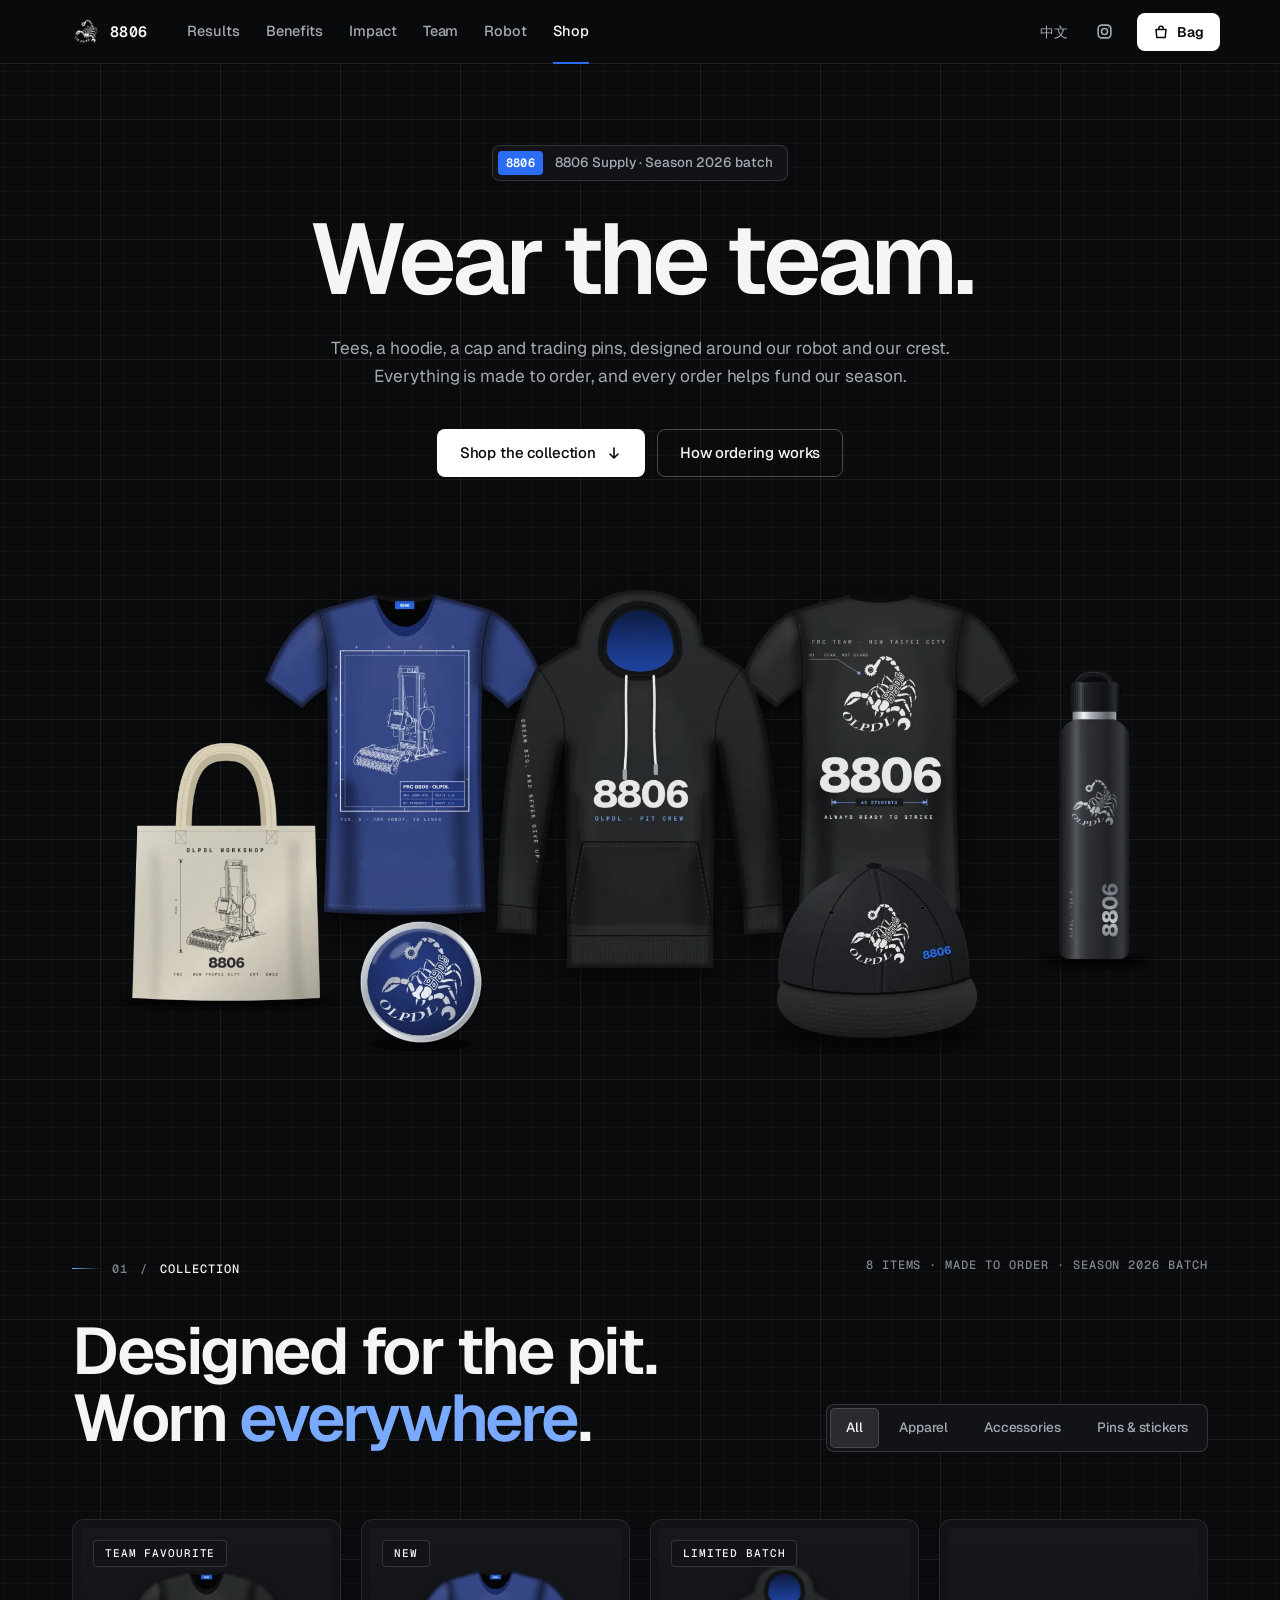
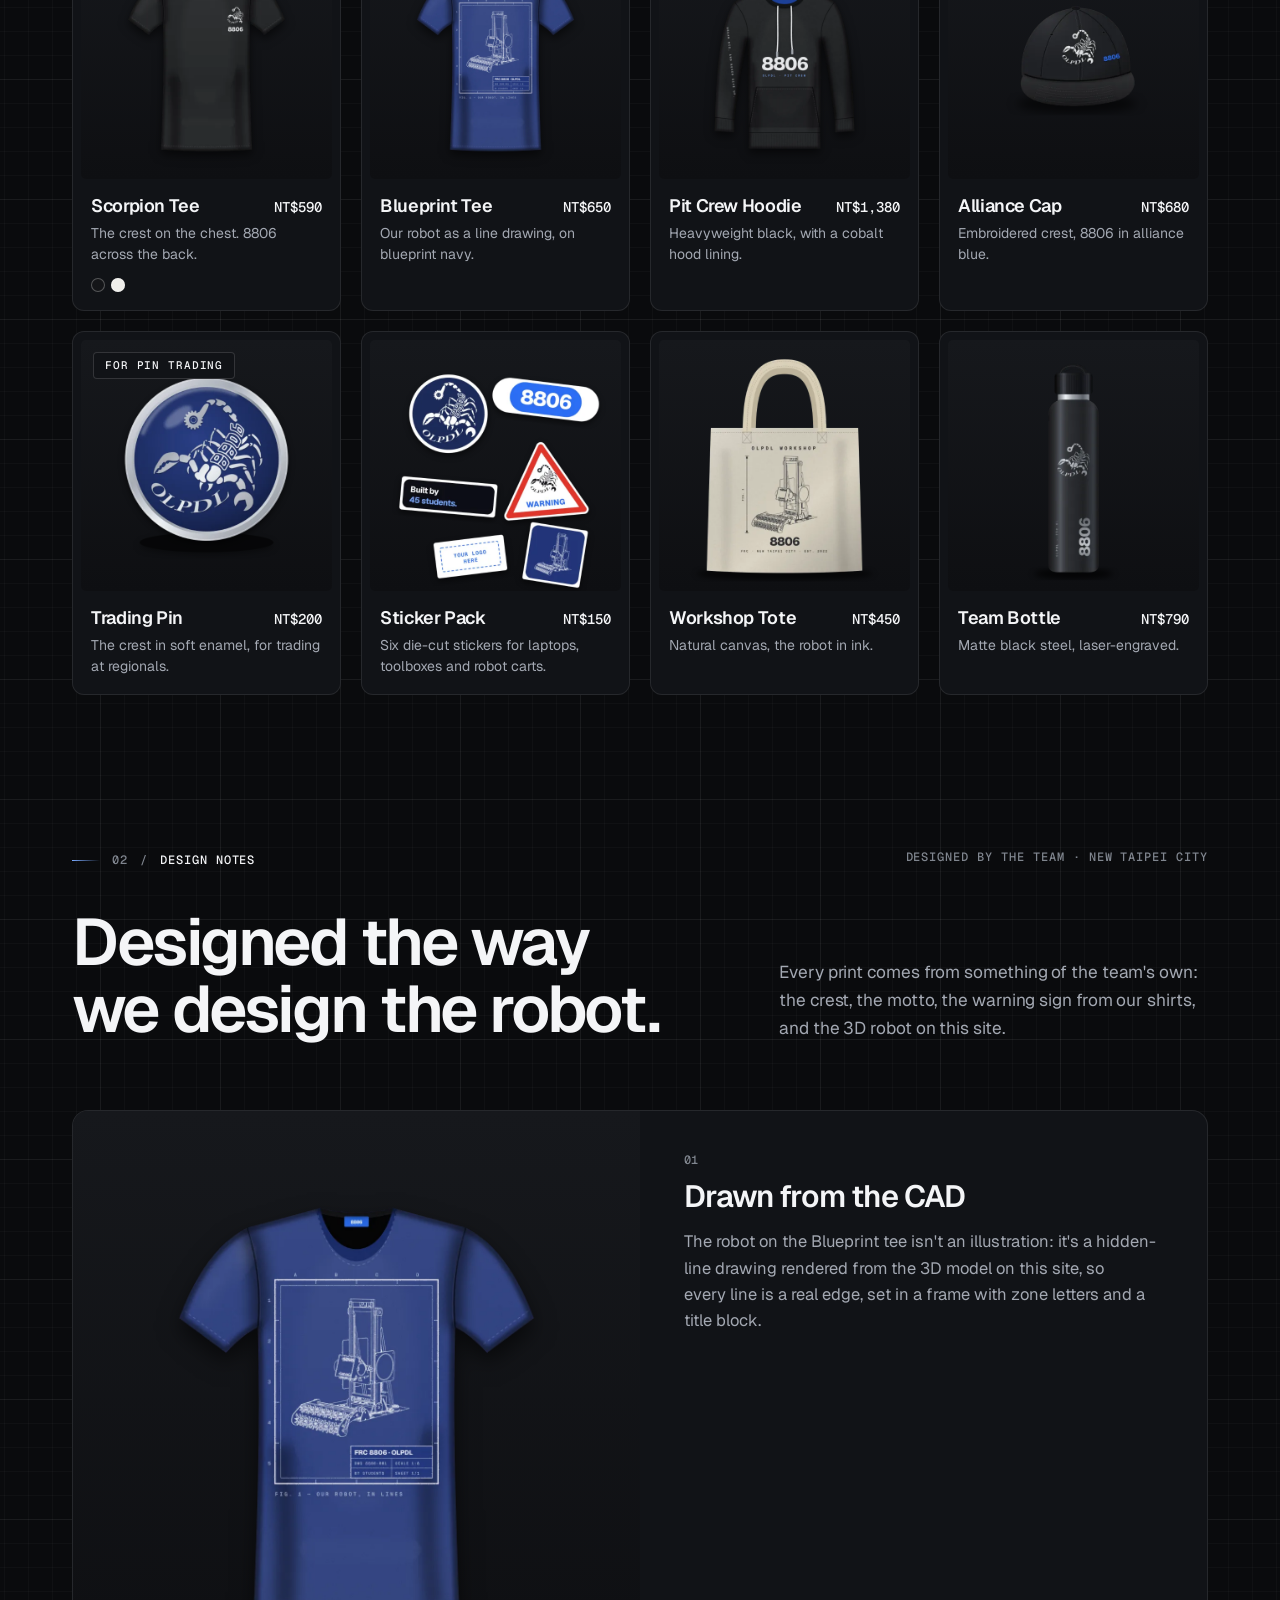
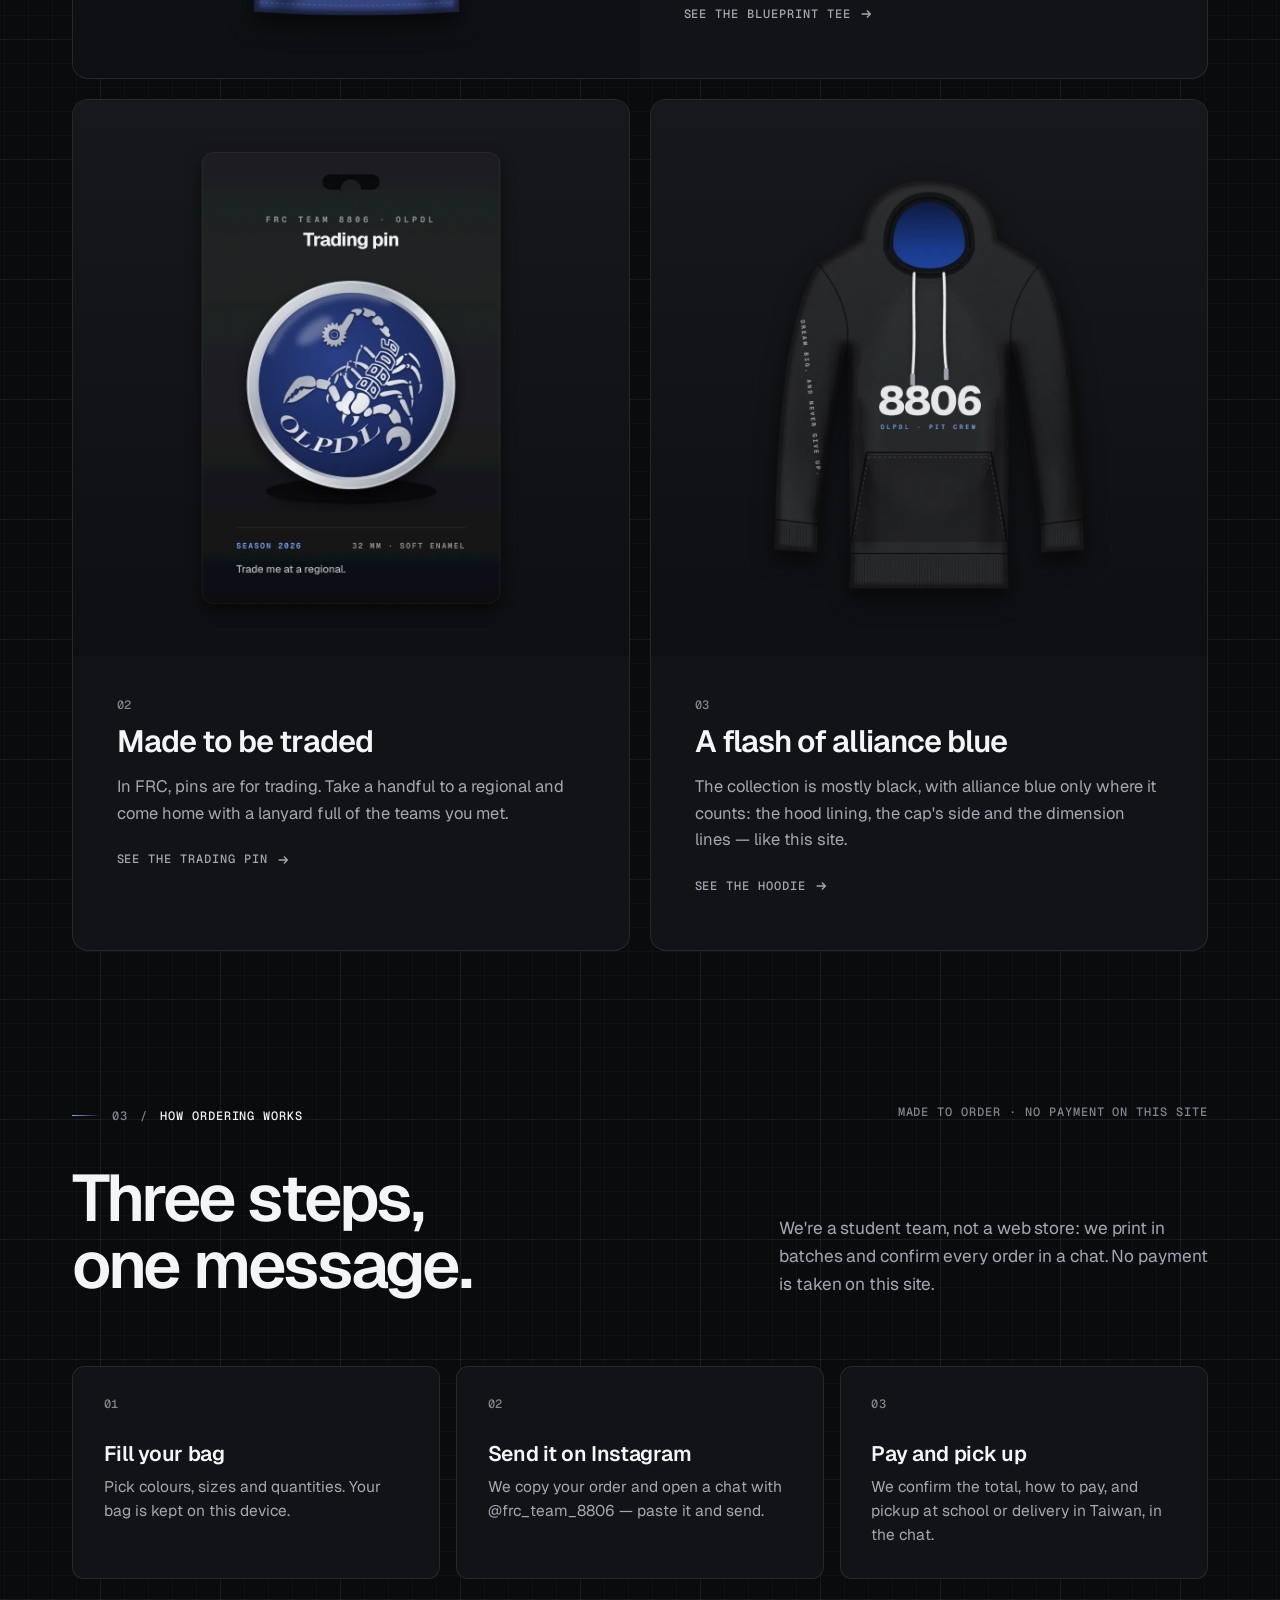
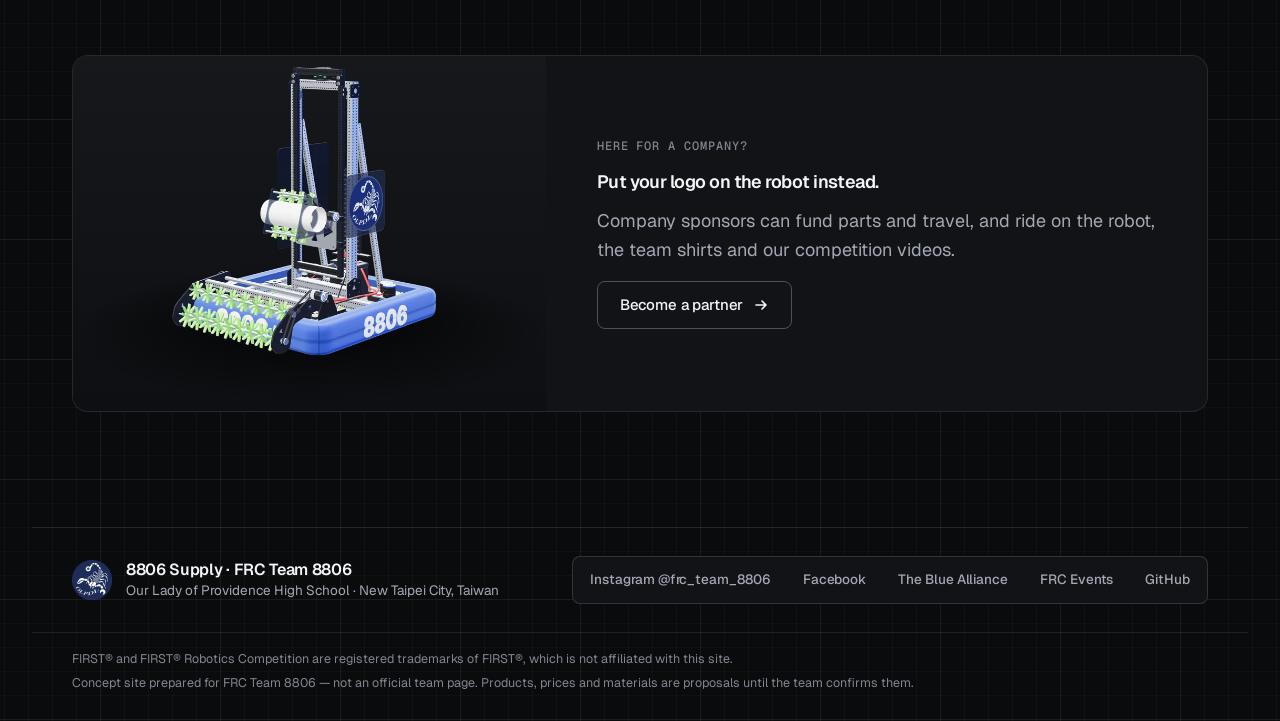
<file: shop/index.html>
<!doctype html>
<html lang="en" class="no-js">
<head>
  <meta charset="utf-8">
  <meta name="viewport" content="width=device-width, initial-scale=1, viewport-fit=cover">
  <title>8806 Supply · The FRC Team 8806 shop</title>
  <meta name="description" content="Tees, a hoodie, a cap, trading pins and more, designed around our robot and our crest. Made to order for FRC Team 8806 from New Taipei City.">
  <meta name="theme-color" content="#08090b">
  <meta name="color-scheme" content="dark">
  <meta property="og:type" content="website">
  <meta property="og:title" content="8806 Supply · The FRC Team 8806 shop">
  <meta property="og:description" content="Tees, a hoodie, a cap, trading pins and more, designed around our robot and our crest. Made to order for FRC Team 8806 from New Taipei City.">
  <meta property="og:image" content="../assets/img/shop/collection-1000.webp">
  <link rel="icon" type="image/png" sizes="32x32" href="../assets/img/favicon-32.png">
  <link rel="icon" type="image/png" sizes="64x64" href="../assets/img/favicon-64.png">
  <link rel="apple-touch-icon" href="../assets/img/apple-touch-icon.png">

  <link rel="preconnect" href="https://fonts.googleapis.com">
  <link rel="preconnect" href="https://fonts.gstatic.com" crossorigin>
  <!-- Web fonts never block the first paint; Noto Sans TC loads only for Chinese (as on the home page). -->
  <link rel="stylesheet" href="https://fonts.googleapis.com/css2?family=Geist:wght@300..800&amp;family=Geist+Mono:wght@400..600&amp;display=swap" media="print" onload="this.media='all'">
  <noscript><link rel="stylesheet" href="https://fonts.googleapis.com/css2?family=Geist:wght@300..800&amp;family=Geist+Mono:wght@400..600&amp;display=swap"><link rel="stylesheet" href="https://fonts.googleapis.com/css2?family=Noto+Sans+TC:wght@400..900&amp;display=swap"></noscript>
  <link rel="stylesheet" href="../assets/css/main.css">
  <link rel="stylesheet" href="../assets/css/cad.css">
  <link rel="stylesheet" href="../assets/css/motion.css">
  <link rel="stylesheet" href="../assets/css/shop.css">

  <script>
    // Language and motion before first paint, as on the home page (index.html explains each line).
    (function () {
      var d = document.documentElement, l;
      var rm = matchMedia('(prefers-reduced-motion: reduce)').matches;
      d.className = d.className.replace('no-js', 'js') + (rm ? '' : ' mo');
      if (!rm) {
        if (window.CSS && CSS.supports('animation-timeline: view()') && CSS.supports('animation-range: entry 0% cover 50%')
            && !/[?&]sda=0/.test(location.search)) d.classList.add('sda');
        setTimeout(function () { if (!window.__motionReady) d.classList.remove('mo'); }, 3000);
      }
      var q = /[?&]lang=(zh|en)/i.exec(location.search);
      if (q) l = q[1].toLowerCase() === 'zh' ? 'zh-Hant' : 'en';
      if (!l) try { l = localStorage.getItem('lang'); } catch (e) {}
      if (!l) l = /^zh/i.test(navigator.language || '') ? 'zh-Hant' : 'en';
      d.setAttribute('data-lang', l);
      window.loadCJKFont = function () {
        if (document.getElementById('font-tc')) return;
        var f = document.createElement('link');
        f.id = 'font-tc'; f.rel = 'stylesheet'; f.media = 'print';
        f.onload = function () { this.media = 'all'; };
        f.href = 'https://fonts.googleapis.com/css2?family=Noto+Sans+TC:wght@400..900&display=swap';
        document.head.appendChild(f);
      };
      if (l === 'zh-Hant') window.loadCJKFont();
    })();
  </script>
  <script type="importmap">
    { "imports": { "lenis": "../assets/vendor/lenis/lenis.mjs" } }
  </script>
  <link rel="modulepreload" href="../assets/vendor/lenis/lenis.mjs" media="(hover: hover) and (pointer: fine) and (prefers-reduced-motion: no-preference)">
  <script type="module" src="../assets/js/shop.js" data-page="shop"></script>
</head><body data-page="shop">
  <a class="skip" href="#main" data-zh="跳至主要內容">Skip to content</a>

  <header class="nav" id="nav">
    <a class="nav__brand" href="../" aria-label="FRC 8806 home" data-zh-aria="FRC 8806 首頁">
      <img src="../assets/img/mark-white.webp" width="34" height="34" alt="">
    </a>
    <nav class="nav__links" aria-label="Site" data-zh-aria="網站">
      <a href="../#results" data-zh="戰績">Results</a>
      <a href="../#partner" data-zh="贊助效益">Benefits</a>
      <a href="../#impact" data-zh="影響力">Impact</a>
      <a href="../#team" data-zh="團隊">Team</a>
      <a href="../#robot" data-zh="機器人">Robot</a>
      <a href="./" aria-current="page" data-zh="商店">Shop</a>
    </nav>
    <div class="nav__end">
      <button class="nav__cell nav__menu" id="menu-toggle" type="button" aria-expanded="false" aria-controls="menu">
        <svg viewBox="0 0 16 16" aria-hidden="true"><path d="M2 4.5h12M2 8h12M2 11.5h12"/></svg>
        <span data-zh="選單">Menu</span>
      </button>
      <button class="nav__cell nav__lang" id="lang-toggle" type="button" aria-label="Switch language">中文</button>
      <a class="nav__cell nav__ig" href="https://www.instagram.com/frc_team_8806/" target="_blank" rel="noopener" aria-label="Instagram @frc_team_8806">
        <svg viewBox="0 0 16 16" aria-hidden="true"><rect x="2" y="2" width="12" height="12" rx="3.4"/><circle cx="8" cy="8" r="2.8"/><circle cx="11.6" cy="4.4" r=".5" fill="currentColor" stroke="none"/></svg>
      </a>
      <a class="nav__cta nav__bag" id="nav-bag" href="bag.html">
        <svg viewBox="0 0 16 16" aria-hidden="true"><path d="M3 5.5h10l-.8 8H3.8z"/><path d="M5.8 5.5V4.4a2.2 2.2 0 0 1 4.4 0v1.1"/></svg>
        <span data-zh="購物袋">Bag</span><span class="nav__count" id="bag-count" hidden>0</span>
      </a>
    </div>
    <i class="nav__progress" aria-hidden="true"></i>
  </header>

  <nav class="menu" id="menu" aria-label="Site" data-zh-aria="網站" data-lenis-prevent hidden>
    <ol>
      <li><a href="../"><span class="menu__n">01</span><span data-zh="總覽">Overview</span></a></li>
      <li><a href="../#results"><span class="menu__n">02</span><span data-zh="戰績">Results</span></a></li>
      <li><a href="../#partner"><span class="menu__n">03</span><span data-zh="贊助效益">Partner</span></a></li>
      <li><a href="../#impact"><span class="menu__n">04</span><span data-zh="影響力">Impact</span></a></li>
      <li><a href="../#team"><span class="menu__n">05</span><span data-zh="團隊">Team</span></a></li>
      <li><a href="../#robot"><span class="menu__n">06</span><span data-zh="機器人">Robot</span></a></li>
      <li><a href="../#sponsor"><span class="menu__n">07</span><span data-zh="支持我們">Sponsor</span></a></li>
      <li><a href="./" aria-current="page"><span class="menu__n">08</span><span data-zh="商店">Shop</span></a></li>
      <li><a href="bag.html"><span class="menu__n">08.1</span><span data-zh="購物袋">Bag</span></a></li>
    </ol>
  </nav>

  <div class="frame">
  <main id="main">

    <!-- ============================== HERO ============================== -->
    <section class="sec hero shophero" id="top" aria-labelledby="shop-title">
      <div class="hero__body">
        <p class="hero__eyebrow" data-reveal><span class="badge">8806</span><span data-zh="8806 Supply · 2026 賽季批次">8806 Supply · Season 2026 batch</span></p>
        <h1 class="h1 shophero__title" id="shop-title"><span data-zh="穿上這支隊伍。">Wear the team.</span></h1>
        <p class="lead shophero__sub" data-zh="T 恤、連帽衫、棒球帽和交換徽章，圍繞著我們的機器人與隊徽設計。全部接單後製作，每一筆訂單都在支持我們的賽季。">Tees, a hoodie, a cap and trading pins, designed around our robot and our crest. Everything is made to order, and every order helps fund our season.</p>
        <div class="btns hero__actions">
          <a class="btn btn--primary" href="#collection"><span data-zh="選購商品">Shop the collection</span><svg viewBox="0 0 16 16" aria-hidden="true"><path d="M8 3v10M4 9l4 4 4-4"/></svg></a>
          <a class="btn btn--ghost" href="#how" data-zh="訂購方式">How ordering works</a>
        </div>
      </div>
      <figure class="shophero__shot" data-reveal>
        <img src="../assets/img/shop/collection-2000.webp" srcset="../assets/img/shop/collection-1000.webp 1000w, ../assets/img/shop/collection-2000.webp 2000w" sizes="(max-width: 1240px) 100vw, 1200px" width="2000" height="1014" fetchpriority="high"
             alt="The collection: a navy Blueprint tee, the black Pit Crew hoodie with a cobalt hood lining, the black Scorpion tee, a canvas tote, the trading pin, the Alliance cap and the team bottle"
             data-zh-alt="商品系列：深藍藍圖 T 恤、鈷藍帽裡的黑色 Pit Crew 連帽衫、黑色蠍子 T 恤、帆布袋、交換徽章、Alliance 棒球帽與隊伍保溫瓶">
      </figure>
    </section>

    <!-- ============================== COLLECTION ============================== -->
    <section class="sec" id="collection" aria-labelledby="collection-title">
      <div class="strip">
        <p class="strip__id"><span class="strip__n">01</span> / <b data-zh="商品">Collection</b></p>
        <p class="strip__meta" id="collection-meta"></p>
      </div>
      <div class="sec__head shop__head">
        <h2 class="h2" id="collection-title" data-reveal="lines"><span class="ln" style="--l:0"><span class="ln__i" data-zh="為 Pit 區設計，">Designed for the pit.</span></span><span class="ln" style="--l:1"><span class="ln__i" data-zh="也適合<em class='accent'>每一天</em>。">Worn <em class="accent">everywhere</em>.</span></span></h2>
        <div class="cells cells--seg shop__filter" id="shop-filter" role="group" aria-label="Show" data-zh-aria="顯示"></div>
      </div>
      <ul class="products" id="products" data-reveal data-stagger></ul>
      <noscript><p class="shop__nojs" data-zh="商店需要 JavaScript 才能運作。想訂購的話，請直接在 Instagram 私訊 @frc_team_8806。">The shop needs JavaScript. To order, message <a href="https://ig.me/m/frc_team_8806">@frc_team_8806 on Instagram</a>.</p></noscript>
    </section>

    <!-- ============================== DESIGN NOTES ============================== -->
    <section class="sec" id="design" aria-labelledby="design-title">
      <div class="strip">
        <p class="strip__id"><span class="strip__n">02</span> / <b data-zh="設計筆記">Design notes</b></p>
        <p class="strip__meta" data-zh="由隊伍設計 · 新北市">Designed by the team · New Taipei City</p>
      </div>
      <div class="sec__head">
        <h2 class="h2" id="design-title" data-reveal="lines"><span class="ln" style="--l:0"><span class="ln__i" data-zh="用設計機器人的方式，">Designed the way</span></span><span class="ln" style="--l:1"><span class="ln__i" data-zh="設計每一件商品。">we design the robot.</span></span></h2>
        <p class="lead" data-reveal data-zh="每一件印花都來自隊伍自己的東西：隊徽、隊訓、隊服上的警告標誌，還有網站上那台 3D 機器人。">Every print comes from something of the team's own: the crest, the motto, the warning sign from our shirts, and the 3D robot on this site.</p>
      </div>
      <div class="notes">
        <article class="note note--wide" data-reveal>
          <div class="note__stage"><img src="../assets/img/shop/tee-blueprint-front-1200.webp" width="1200" height="1200" loading="lazy" alt="The Blueprint tee's front print: the robot as a line drawing in a drawing frame" data-zh-alt="藍圖 T 恤正面印花：放在工程圖圖框裡的機器人線稿"></div>
          <div class="note__body">
            <p class="cell__n">01</p>
            <h3 class="h3" data-zh="從 CAD 算出來的線稿">Drawn from the CAD</h3>
            <p data-zh="藍圖 T 恤上的機器人不是插畫：它是用網站上的 3D 模型算出的消隱線稿，每一條線都是模型真實的邊，再配上圖框、分區編號與標題欄。">The robot on the Blueprint tee isn't an illustration: it's a hidden-line drawing rendered from the 3D model on this site, so every line is a real edge, set in a frame with zone letters and a title block.</p>
            <a class="more" href="product.html?item=blueprint-tee"><span data-zh="查看藍圖 T 恤">See the Blueprint tee</span><svg viewBox="0 0 16 16" aria-hidden="true"><path d="M3 8h10M9 4l4 4-4 4"/></svg></a>
          </div>
        </article>
        <article class="note" data-reveal>
          <div class="note__stage"><img src="../assets/img/shop/pin-card-1200.webp" width="1200" height="1200" loading="lazy" alt="The trading pin on its backing card" data-zh-alt="附背卡的交換徽章"></div>
          <div class="note__body">
            <p class="cell__n">02</p>
            <h3 class="h3" data-zh="為交換而做">Made to be traded</h3>
            <p data-zh="在 FRC，徽章是用來交換的。帶一把去區域賽，回家時識別證帶上就是一整季認識的隊伍。">In FRC, pins are for trading. Take a handful to a regional and come home with a lanyard full of the teams you met.</p>
            <a class="more" href="product.html?item=trading-pin"><span data-zh="查看交換徽章">See the trading pin</span><svg viewBox="0 0 16 16" aria-hidden="true"><path d="M3 8h10M9 4l4 4-4 4"/></svg></a>
          </div>
        </article>
        <article class="note" data-reveal>
          <div class="note__stage"><img src="../assets/img/shop/hoodie-front-1200.webp" width="1200" height="1200" loading="lazy" alt="The Pit Crew hoodie with its cobalt hood lining" data-zh-alt="鈷藍帽裡的 Pit Crew 連帽衫"></div>
          <div class="note__body">
            <p class="cell__n">03</p>
            <h3 class="h3" data-zh="一點聯盟藍">A flash of alliance blue</h3>
            <p data-zh="整個系列以黑色為主，只在帽裡、帽側和尺寸線上用一點聯盟藍——和網站一樣。">The collection is mostly black, with alliance blue only where it counts: the hood lining, the cap's side and the dimension lines — like this site.</p>
            <a class="more" href="product.html?item=pit-crew-hoodie"><span data-zh="查看連帽衫">See the hoodie</span><svg viewBox="0 0 16 16" aria-hidden="true"><path d="M3 8h10M9 4l4 4-4 4"/></svg></a>
          </div>
        </article>
      </div>
    </section>

    <!-- ============================== HOW ORDERING WORKS ============================== -->
    <section class="sec" id="how" aria-labelledby="how-title">
      <div class="strip">
        <p class="strip__id"><span class="strip__n">03</span> / <b data-zh="訂購方式">How ordering works</b></p>
        <p class="strip__meta" data-zh="接單後製作 · 網站不收款">Made to order · no payment on this site</p>
      </div>
      <div class="sec__head">
        <h2 class="h2" id="how-title" data-reveal="lines"><span class="ln" style="--l:0"><span class="ln__i" data-zh="三個步驟，">Three steps,</span></span><span class="ln" style="--l:1"><span class="ln__i" data-zh="一則訊息。">one message.</span></span></h2>
        <p class="lead" data-reveal data-zh="我們是學生隊伍，不是網路商店：商品分批製作，訂單透過 Instagram 確認。網站上不會收取任何款項。">We're a student team, not a web store: we print in batches and confirm every order in a chat. No payment is taken on this site.</p>
      </div>
      <ol class="grid grid--3 steps" data-reveal data-stagger>
        <li class="cell step"><span class="cell__n">01</span><h3 class="h4" data-zh="裝滿購物袋">Fill your bag</h3><p data-zh="選好顏色、尺寸與數量。購物袋會保存在這台裝置上。">Pick colours, sizes and quantities. Your bag is kept on this device.</p></li>
        <li class="cell step"><span class="cell__n">02</span><h3 class="h4" data-zh="用 Instagram 傳給我們">Send it on Instagram</h3><p data-zh="我們會幫你複製訂單，並開啟與 @frc_team_8806 的對話，貼上送出即可。">We copy your order and open a chat with @frc_team_8806 — paste it and send.</p></li>
        <li class="cell step"><span class="cell__n">03</span><h3 class="h4" data-zh="付款與取貨">Pay and pick up</h3><p data-zh="我們會在對話中確認總額、付款方式，以及到校取貨或台灣宅配。">We confirm the total, how to pay, and pickup at school or delivery in Taiwan, in the chat.</p></li>
      </ol>
      <div class="split shop__sponsor" data-reveal>
        <img src="../assets/img/robot-studio-900.webp" width="900" height="658" loading="lazy" alt="Studio render of the team's robot model" data-zh-alt="隊伍機器人模型的棚拍渲染">
        <div class="split__body">
          <p class="label" data-zh="代表公司？">Here for a company?</p>
          <p class="h3" data-zh="把你的品牌放上機器人。">Put your logo on the robot instead.</p>
          <p data-zh="企業贊助可以認養零件、資助出國比賽，品牌會出現在機器人、隊服與比賽影片中。">Company sponsors can fund parts and travel, and ride on the robot, the team shirts and our competition videos.</p>
          <div class="btns"><a class="btn btn--ghost" href="../#sponsor"><span data-zh="成為贊助夥伴">Become a partner</span><svg viewBox="0 0 16 16" aria-hidden="true"><path d="M3 8h10M9 4l4 4-4 4"/></svg></a></div>
        </div>
      </div>
    </section>

  </main>

  <footer class="footer">
    <div class="footer__top">
      <div class="footer__brand">
        <img src="../assets/img/logo-160.webp" width="40" height="40" alt="" loading="lazy">
        <div>
          <b>8806 Supply · FRC Team 8806</b>
          <span data-zh="天主教崇光高級中學 · 新北市">Our Lady of Providence High School · New Taipei City, Taiwan</span>
        </div>
      </div>
      <ul class="cells footer__links" id="footer-links"></ul>
    </div>
    <div class="footer__legal">
      <p data-zh="FIRST® 與 FIRST® Robotics Competition 為 FIRST® 之註冊商標。本網站與 FIRST® 無隸屬關係。">FIRST® and FIRST® Robotics Competition are registered trademarks of FIRST®, which is not affiliated with this site.</p>
      <p id="concept-notice" hidden data-zh="本網站為提供給 FRC 8806 的概念設計範例，並非官方網站；商品、價格與材質皆為提案，尚待隊伍確認。">Concept site prepared for FRC Team 8806 — not an official team page. Products, prices and materials are proposals until the team confirms them.</p>
    </div>
  </footer>
  </div>

  <p class="toast" id="toast" role="status" aria-live="polite" hidden></p>
</body>
</html>
</file>
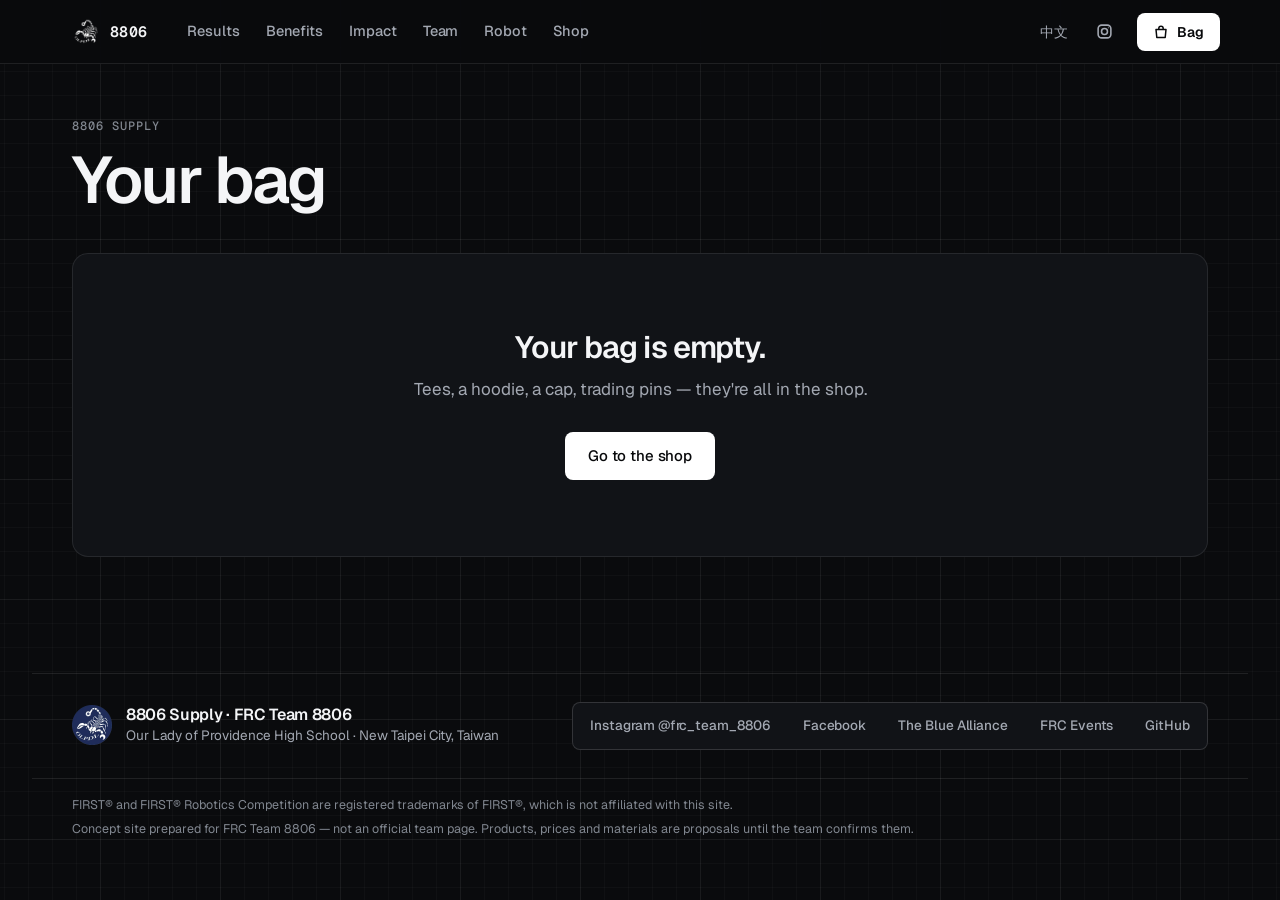
<file: shop/bag.html>
<!doctype html>
<html lang="en" class="no-js">
<head>
  <meta charset="utf-8">
  <meta name="viewport" content="width=device-width, initial-scale=1, viewport-fit=cover">
  <title>Your bag · 8806 Supply</title>
  <meta name="description" content="Your 8806 Supply bag. Send your order to FRC Team 8806 on Instagram — no payment is taken on this site.">
  <meta name="theme-color" content="#08090b">
  <meta name="color-scheme" content="dark">
  <meta property="og:type" content="website">
  <meta property="og:title" content="Your bag · 8806 Supply">
  <meta property="og:description" content="Your 8806 Supply bag. Send your order to FRC Team 8806 on Instagram — no payment is taken on this site.">
  <meta property="og:image" content="../assets/img/shop/collection-1000.webp">
  <link rel="icon" type="image/png" sizes="32x32" href="../assets/img/favicon-32.png">
  <link rel="icon" type="image/png" sizes="64x64" href="../assets/img/favicon-64.png">
  <link rel="apple-touch-icon" href="../assets/img/apple-touch-icon.png">

  <link rel="preconnect" href="https://fonts.googleapis.com">
  <link rel="preconnect" href="https://fonts.gstatic.com" crossorigin>
  <!-- Web fonts never block the first paint; Noto Sans TC loads only for Chinese (as on the home page). -->
  <link rel="stylesheet" href="https://fonts.googleapis.com/css2?family=Geist:wght@300..800&amp;family=Geist+Mono:wght@400..600&amp;display=swap" media="print" onload="this.media='all'">
  <noscript><link rel="stylesheet" href="https://fonts.googleapis.com/css2?family=Geist:wght@300..800&amp;family=Geist+Mono:wght@400..600&amp;display=swap"><link rel="stylesheet" href="https://fonts.googleapis.com/css2?family=Noto+Sans+TC:wght@400..900&amp;display=swap"></noscript>
  <link rel="stylesheet" href="../assets/css/main.css">
  <link rel="stylesheet" href="../assets/css/cad.css">
  <link rel="stylesheet" href="../assets/css/motion.css">
  <link rel="stylesheet" href="../assets/css/shop.css">

  <script>
    // Language and motion before first paint, as on the home page (index.html explains each line).
    (function () {
      var d = document.documentElement, l;
      var rm = matchMedia('(prefers-reduced-motion: reduce)').matches;
      d.className = d.className.replace('no-js', 'js') + (rm ? '' : ' mo');
      if (!rm) {
        if (window.CSS && CSS.supports('animation-timeline: view()') && CSS.supports('animation-range: entry 0% cover 50%')
            && !/[?&]sda=0/.test(location.search)) d.classList.add('sda');
        setTimeout(function () { if (!window.__motionReady) d.classList.remove('mo'); }, 3000);
      }
      var q = /[?&]lang=(zh|en)/i.exec(location.search);
      if (q) l = q[1].toLowerCase() === 'zh' ? 'zh-Hant' : 'en';
      if (!l) try { l = localStorage.getItem('lang'); } catch (e) {}
      if (!l) l = /^zh/i.test(navigator.language || '') ? 'zh-Hant' : 'en';
      d.setAttribute('data-lang', l);
      window.loadCJKFont = function () {
        if (document.getElementById('font-tc')) return;
        var f = document.createElement('link');
        f.id = 'font-tc'; f.rel = 'stylesheet'; f.media = 'print';
        f.onload = function () { this.media = 'all'; };
        f.href = 'https://fonts.googleapis.com/css2?family=Noto+Sans+TC:wght@400..900&display=swap';
        document.head.appendChild(f);
      };
      if (l === 'zh-Hant') window.loadCJKFont();
    })();
  </script>
  <script type="importmap">
    { "imports": { "lenis": "../assets/vendor/lenis/lenis.mjs" } }
  </script>
  <link rel="modulepreload" href="../assets/vendor/lenis/lenis.mjs" media="(hover: hover) and (pointer: fine) and (prefers-reduced-motion: no-preference)">
  <script type="module" src="../assets/js/shop.js" data-page="bag"></script>
</head><body data-page="bag">
  <a class="skip" href="#main" data-zh="跳至主要內容">Skip to content</a>

  <header class="nav" id="nav">
    <a class="nav__brand" href="../" aria-label="FRC 8806 home" data-zh-aria="FRC 8806 首頁">
      <img src="../assets/img/mark-white.webp" width="34" height="34" alt="">
    </a>
    <nav class="nav__links" aria-label="Site" data-zh-aria="網站">
      <a href="../#results" data-zh="戰績">Results</a>
      <a href="../#partner" data-zh="贊助效益">Benefits</a>
      <a href="../#impact" data-zh="影響力">Impact</a>
      <a href="../#team" data-zh="團隊">Team</a>
      <a href="../#robot" data-zh="機器人">Robot</a>
      <a href="./" data-zh="商店">Shop</a>
    </nav>
    <div class="nav__end">
      <button class="nav__cell nav__menu" id="menu-toggle" type="button" aria-expanded="false" aria-controls="menu">
        <svg viewBox="0 0 16 16" aria-hidden="true"><path d="M2 4.5h12M2 8h12M2 11.5h12"/></svg>
        <span data-zh="選單">Menu</span>
      </button>
      <button class="nav__cell nav__lang" id="lang-toggle" type="button" aria-label="Switch language">中文</button>
      <a class="nav__cell nav__ig" href="https://www.instagram.com/frc_team_8806/" target="_blank" rel="noopener" aria-label="Instagram @frc_team_8806">
        <svg viewBox="0 0 16 16" aria-hidden="true"><rect x="2" y="2" width="12" height="12" rx="3.4"/><circle cx="8" cy="8" r="2.8"/><circle cx="11.6" cy="4.4" r=".5" fill="currentColor" stroke="none"/></svg>
      </a>
      <a class="nav__cta nav__bag" id="nav-bag" href="bag.html" aria-current="page">
        <svg viewBox="0 0 16 16" aria-hidden="true"><path d="M3 5.5h10l-.8 8H3.8z"/><path d="M5.8 5.5V4.4a2.2 2.2 0 0 1 4.4 0v1.1"/></svg>
        <span data-zh="購物袋">Bag</span><span class="nav__count" id="bag-count" hidden>0</span>
      </a>
    </div>
    <i class="nav__progress" aria-hidden="true"></i>
  </header>

  <nav class="menu" id="menu" aria-label="Site" data-zh-aria="網站" data-lenis-prevent hidden>
    <ol>
      <li><a href="../"><span class="menu__n">01</span><span data-zh="總覽">Overview</span></a></li>
      <li><a href="../#results"><span class="menu__n">02</span><span data-zh="戰績">Results</span></a></li>
      <li><a href="../#partner"><span class="menu__n">03</span><span data-zh="贊助效益">Partner</span></a></li>
      <li><a href="../#impact"><span class="menu__n">04</span><span data-zh="影響力">Impact</span></a></li>
      <li><a href="../#team"><span class="menu__n">05</span><span data-zh="團隊">Team</span></a></li>
      <li><a href="../#robot"><span class="menu__n">06</span><span data-zh="機器人">Robot</span></a></li>
      <li><a href="../#sponsor"><span class="menu__n">07</span><span data-zh="支持我們">Sponsor</span></a></li>
      <li><a href="./"><span class="menu__n">08</span><span data-zh="商店">Shop</span></a></li>
      <li><a href="bag.html" aria-current="page"><span class="menu__n">08.1</span><span data-zh="購物袋">Bag</span></a></li>
    </ol>
  </nav>

  <div class="frame">
  <main id="main">
    <section class="sec bag" id="top" aria-labelledby="bag-title">
      <div class="bag__head">
        <p class="label" data-zh="8806 Supply">8806 Supply</p>
        <h1 class="h2" id="bag-title" data-zh="你的購物袋">Your bag</h1>
      </div>
      <div class="bag__grid" id="bag-grid">
        <div class="bag__list">
          <ul class="bag__lines" id="bag-lines" aria-label="Items" data-zh-aria="商品"></ul>
          <div class="bag__empty" id="bag-empty" hidden>
            <p class="h3" data-zh="購物袋是空的。">Your bag is empty.</p>
            <p data-zh="T 恤、連帽衫、棒球帽、交換徽章……都在商店裡。">Tees, a hoodie, a cap, trading pins — they're all in the shop.</p>
            <div class="btns"><a class="btn btn--primary" href="./" data-zh="前往商店">Go to the shop</a></div>
          </div>
        </div>
        <aside class="bag__side" aria-labelledby="summary-title">
          <div class="bag__summary">
            <h2 class="label" id="summary-title" data-zh="訂單摘要">Order summary</h2>
            <dl class="sum">
              <div><dt data-zh="小計">Subtotal</dt><dd id="sum-sub">NT$0</dd></div>
              <div><dt data-zh="運送">Delivery</dt><dd id="sum-ship"></dd></div>
              <div class="sum__total"><dt data-zh="總計">Total</dt><dd id="sum-total">NT$0</dd></div>
            </dl>
            <fieldset class="opt opt--ship" id="ship-opts"><legend class="opt__legend" data-zh="取貨方式">How you'll get it</legend><div class="ship" id="ship"></div></fieldset>
            <label class="field">
              <span class="field__label label" data-zh="訂購人姓名（選填）">Name for the order (optional)</span>
              <input id="order-name" type="text" maxlength="40" autocomplete="name" placeholder="Your name" data-zh-placeholder="你的姓名">
            </label>
            <div class="cart__actions">
              <button class="btn btn--primary btn--block" id="order-send" type="button" disabled>
                <svg viewBox="0 0 16 16" aria-hidden="true"><path d="M14 2 7 9M14 2l-4.5 12L7 9 2 6.5z"/></svg>
                <span data-zh="透過 Instagram 傳送訂單">Send order via Instagram</span>
              </button>
              <a class="btn btn--ghost btn--block" id="order-mail" href="#" hidden data-zh="以 E-mail 傳送">Send by e-mail</a>
              <button class="btn btn--text btn--block" id="bag-clear" type="button" hidden data-zh="清空購物袋">Clear bag</button>
            </div>
            <p class="cart__note" id="order-note" data-zh="我們會複製你的訂單，並開啟與 @frc_team_8806 的對話。網站不會收取任何款項，總額與付款方式會在對話中確認。">We'll copy your order and open a chat with @frc_team_8806. No payment is taken on this site — we confirm the total and how to pay in the chat.</p>
          </div>
        </aside>
      </div>
      <noscript><p class="shop__nojs" data-zh="商店需要 JavaScript 才能運作。想訂購的話，請直接在 Instagram 私訊 @frc_team_8806。">The shop needs JavaScript. To order, message <a href="https://ig.me/m/frc_team_8806">@frc_team_8806 on Instagram</a>.</p></noscript>
    </section>
  </main>

  <footer class="footer">
    <div class="footer__top">
      <div class="footer__brand">
        <img src="../assets/img/logo-160.webp" width="40" height="40" alt="" loading="lazy">
        <div>
          <b>8806 Supply · FRC Team 8806</b>
          <span data-zh="天主教崇光高級中學 · 新北市">Our Lady of Providence High School · New Taipei City, Taiwan</span>
        </div>
      </div>
      <ul class="cells footer__links" id="footer-links"></ul>
    </div>
    <div class="footer__legal">
      <p data-zh="FIRST® 與 FIRST® Robotics Competition 為 FIRST® 之註冊商標。本網站與 FIRST® 無隸屬關係。">FIRST® and FIRST® Robotics Competition are registered trademarks of FIRST®, which is not affiliated with this site.</p>
      <p id="concept-notice" hidden data-zh="本網站為提供給 FRC 8806 的概念設計範例，並非官方網站；商品、價格與材質皆為提案，尚待隊伍確認。">Concept site prepared for FRC Team 8806 — not an official team page. Products, prices and materials are proposals until the team confirms them.</p>
    </div>
  </footer>
  </div>

  <p class="toast" id="toast" role="status" aria-live="polite" hidden></p>
</body>
</html>
</file>
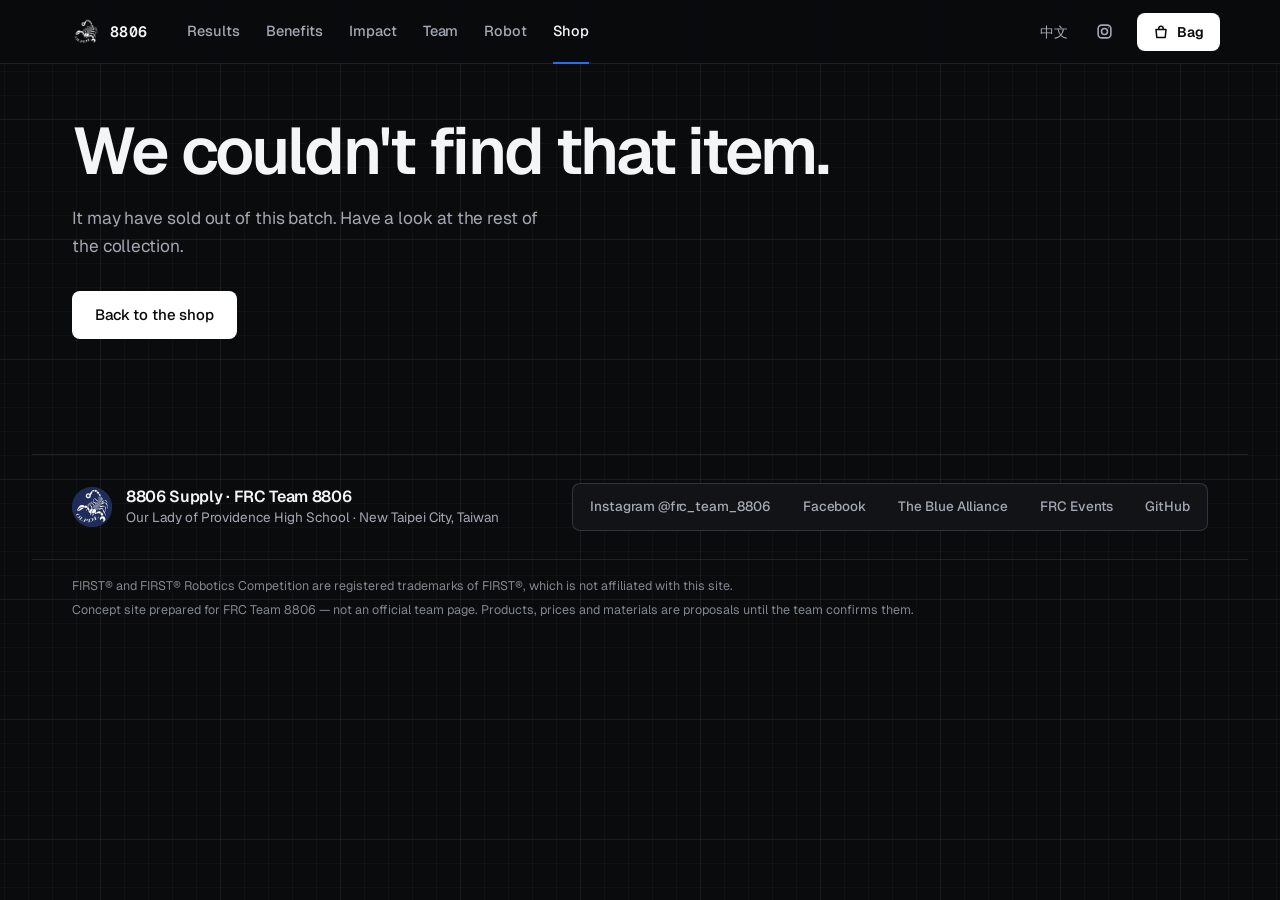
<file: shop/product.html>
<!doctype html>
<html lang="en" class="no-js">
<head>
  <meta charset="utf-8">
  <meta name="viewport" content="width=device-width, initial-scale=1, viewport-fit=cover">
  <title>Product · 8806 Supply</title>
  <meta name="description" content="Merch for FRC Team 8806, designed around our robot and our crest. Made to order.">
  <meta name="theme-color" content="#08090b">
  <meta name="color-scheme" content="dark">
  <meta property="og:type" content="website">
  <meta property="og:title" content="Product · 8806 Supply">
  <meta property="og:description" content="Merch for FRC Team 8806, designed around our robot and our crest. Made to order.">
  <meta property="og:image" content="../assets/img/shop/collection-1000.webp">
  <link rel="icon" type="image/png" sizes="32x32" href="../assets/img/favicon-32.png">
  <link rel="icon" type="image/png" sizes="64x64" href="../assets/img/favicon-64.png">
  <link rel="apple-touch-icon" href="../assets/img/apple-touch-icon.png">

  <link rel="preconnect" href="https://fonts.googleapis.com">
  <link rel="preconnect" href="https://fonts.gstatic.com" crossorigin>
  <!-- Web fonts never block the first paint; Noto Sans TC loads only for Chinese (as on the home page). -->
  <link rel="stylesheet" href="https://fonts.googleapis.com/css2?family=Geist:wght@300..800&amp;family=Geist+Mono:wght@400..600&amp;display=swap" media="print" onload="this.media='all'">
  <noscript><link rel="stylesheet" href="https://fonts.googleapis.com/css2?family=Geist:wght@300..800&amp;family=Geist+Mono:wght@400..600&amp;display=swap"><link rel="stylesheet" href="https://fonts.googleapis.com/css2?family=Noto+Sans+TC:wght@400..900&amp;display=swap"></noscript>
  <link rel="stylesheet" href="../assets/css/main.css">
  <link rel="stylesheet" href="../assets/css/cad.css">
  <link rel="stylesheet" href="../assets/css/motion.css">
  <link rel="stylesheet" href="../assets/css/shop.css">

  <script>
    // Language and motion before first paint, as on the home page (index.html explains each line).
    (function () {
      var d = document.documentElement, l;
      var rm = matchMedia('(prefers-reduced-motion: reduce)').matches;
      d.className = d.className.replace('no-js', 'js') + (rm ? '' : ' mo');
      if (!rm) {
        if (window.CSS && CSS.supports('animation-timeline: view()') && CSS.supports('animation-range: entry 0% cover 50%')
            && !/[?&]sda=0/.test(location.search)) d.classList.add('sda');
        setTimeout(function () { if (!window.__motionReady) d.classList.remove('mo'); }, 3000);
      }
      var q = /[?&]lang=(zh|en)/i.exec(location.search);
      if (q) l = q[1].toLowerCase() === 'zh' ? 'zh-Hant' : 'en';
      if (!l) try { l = localStorage.getItem('lang'); } catch (e) {}
      if (!l) l = /^zh/i.test(navigator.language || '') ? 'zh-Hant' : 'en';
      d.setAttribute('data-lang', l);
      window.loadCJKFont = function () {
        if (document.getElementById('font-tc')) return;
        var f = document.createElement('link');
        f.id = 'font-tc'; f.rel = 'stylesheet'; f.media = 'print';
        f.onload = function () { this.media = 'all'; };
        f.href = 'https://fonts.googleapis.com/css2?family=Noto+Sans+TC:wght@400..900&display=swap';
        document.head.appendChild(f);
      };
      if (l === 'zh-Hant') window.loadCJKFont();
    })();
  </script>
  <script type="importmap">
    { "imports": { "lenis": "../assets/vendor/lenis/lenis.mjs" } }
  </script>
  <link rel="modulepreload" href="../assets/vendor/lenis/lenis.mjs" media="(hover: hover) and (pointer: fine) and (prefers-reduced-motion: no-preference)">
  <script type="module" src="../assets/js/shop.js" data-page="product"></script>
</head><body data-page="product">
  <a class="skip" href="#main" data-zh="跳至主要內容">Skip to content</a>

  <header class="nav" id="nav">
    <a class="nav__brand" href="../" aria-label="FRC 8806 home" data-zh-aria="FRC 8806 首頁">
      <img src="../assets/img/mark-white.webp" width="34" height="34" alt="">
    </a>
    <nav class="nav__links" aria-label="Site" data-zh-aria="網站">
      <a href="../#results" data-zh="戰績">Results</a>
      <a href="../#partner" data-zh="贊助效益">Benefits</a>
      <a href="../#impact" data-zh="影響力">Impact</a>
      <a href="../#team" data-zh="團隊">Team</a>
      <a href="../#robot" data-zh="機器人">Robot</a>
      <a href="./" aria-current="page" data-zh="商店">Shop</a>
    </nav>
    <div class="nav__end">
      <button class="nav__cell nav__menu" id="menu-toggle" type="button" aria-expanded="false" aria-controls="menu">
        <svg viewBox="0 0 16 16" aria-hidden="true"><path d="M2 4.5h12M2 8h12M2 11.5h12"/></svg>
        <span data-zh="選單">Menu</span>
      </button>
      <button class="nav__cell nav__lang" id="lang-toggle" type="button" aria-label="Switch language">中文</button>
      <a class="nav__cell nav__ig" href="https://www.instagram.com/frc_team_8806/" target="_blank" rel="noopener" aria-label="Instagram @frc_team_8806">
        <svg viewBox="0 0 16 16" aria-hidden="true"><rect x="2" y="2" width="12" height="12" rx="3.4"/><circle cx="8" cy="8" r="2.8"/><circle cx="11.6" cy="4.4" r=".5" fill="currentColor" stroke="none"/></svg>
      </a>
      <a class="nav__cta nav__bag" id="nav-bag" href="bag.html">
        <svg viewBox="0 0 16 16" aria-hidden="true"><path d="M3 5.5h10l-.8 8H3.8z"/><path d="M5.8 5.5V4.4a2.2 2.2 0 0 1 4.4 0v1.1"/></svg>
        <span data-zh="購物袋">Bag</span><span class="nav__count" id="bag-count" hidden>0</span>
      </a>
    </div>
    <i class="nav__progress" aria-hidden="true"></i>
  </header>

  <nav class="menu" id="menu" aria-label="Site" data-zh-aria="網站" data-lenis-prevent hidden>
    <ol>
      <li><a href="../"><span class="menu__n">01</span><span data-zh="總覽">Overview</span></a></li>
      <li><a href="../#results"><span class="menu__n">02</span><span data-zh="戰績">Results</span></a></li>
      <li><a href="../#partner"><span class="menu__n">03</span><span data-zh="贊助效益">Partner</span></a></li>
      <li><a href="../#impact"><span class="menu__n">04</span><span data-zh="影響力">Impact</span></a></li>
      <li><a href="../#team"><span class="menu__n">05</span><span data-zh="團隊">Team</span></a></li>
      <li><a href="../#robot"><span class="menu__n">06</span><span data-zh="機器人">Robot</span></a></li>
      <li><a href="../#sponsor"><span class="menu__n">07</span><span data-zh="支持我們">Sponsor</span></a></li>
      <li><a href="./" aria-current="page"><span class="menu__n">08</span><span data-zh="商店">Shop</span></a></li>
      <li><a href="bag.html"><span class="menu__n">08.1</span><span data-zh="購物袋">Bag</span></a></li>
    </ol>
  </nav>

  <div class="frame">
  <main id="main">
    <article class="sec pdp" id="top" aria-labelledby="pdp-name">
      <nav class="crumbs" aria-label="Breadcrumb" data-zh-aria="導覽路徑">
        <ol><li><a href="./" data-zh="商店">Shop</a></li><li><a id="crumb-cat" href="./#collection"></a></li><li><span id="crumb-name" aria-current="page"></span></li></ol>
      </nav>
      <div class="pdp__grid" id="pdp" hidden>
        <div class="pdp__gallery">
          <div class="pdp__stage" id="pdp-stage"><img id="pdp-img" alt="" width="1200" height="1200" fetchpriority="high"></div>
          <div class="pdp__thumbs" id="pdp-thumbs" role="group" aria-label="Views" data-zh-aria="視角"></div>
        </div>
        <div class="pdp__info">
          <p class="pdp__badge" id="pdp-badge" hidden></p>
          <h1 class="pdp__name" id="pdp-name"></h1>
          <p class="pdp__price" id="pdp-price"></p>
          <p class="pdp__tagline" id="pdp-tagline"></p>
          <form class="pdp__form" id="pdp-form" novalidate>
            <fieldset class="opt" id="opt-color"><legend class="opt__legend"><span data-zh="顏色">Colour</span> <b id="color-name"></b></legend><div class="swatches" id="swatches"></div></fieldset>
            <fieldset class="opt" id="opt-size" aria-describedby="size-error"><legend class="opt__legend"><span data-zh="尺寸">Size</span> <b id="size-name"></b></legend><div class="sizes" id="sizes"></div>
              <p class="opt__error" id="size-error" hidden data-zh="請選擇尺寸。">Choose a size.</p>
            </fieldset>
            <div class="opt opt--row">
              <span class="opt__legend" id="qty-label" data-zh="數量">Quantity</span>
              <div class="stepper" role="group" aria-labelledby="qty-label">
                <button type="button" id="qty-minus" aria-label="One fewer" data-zh-aria="減少一件">−</button><output id="qty" aria-live="polite">1</output><button type="button" id="qty-plus" aria-label="One more" data-zh-aria="增加一件">+</button>
              </div>
            </div>
            <button class="btn btn--primary btn--block pdp__add" id="pdp-add" type="submit"></button>
            <p class="pdp__made" data-zh="接單後製作 · 透過 Instagram 確認訂單 · 網站不收款">Made to order · confirmed on Instagram · no payment on this site</p>
          </form>
          <div class="pdp__more">
            <details class="disclosure" open><summary data-zh="商品細節">Details</summary><ul class="pdp__details" id="pdp-details"></ul></details>
            <details class="disclosure" id="pdp-fit"><summary data-zh="尺寸表">Size &amp; fit</summary><div id="pdp-sizes"></div></details>
            <details class="disclosure"><summary data-zh="訂購方式">Ordering</summary><p class="pdp__p" data-zh="把商品加入購物袋，再從購物袋透過 Instagram 傳給我們。我們會在對話中確認總額、付款方式，以及到校取貨或台灣宅配。">Add it to your bag, then send the bag to us on Instagram. We confirm the total, how to pay, and pickup at school or delivery in Taiwan, in the chat.</p></details>
          </div>
        </div>
      </div>
      <div class="pdp__missing" id="pdp-missing" hidden>
        <h1 class="h2" data-zh="找不到這件商品。">We couldn't find that item.</h1>
        <p class="lead" data-zh="它可能已經下架了。回到商店看看其他商品。">It may have sold out of this batch. Have a look at the rest of the collection.</p>
        <div class="btns"><a class="btn btn--primary" href="./" data-zh="回到商店">Back to the shop</a></div>
      </div>
      <noscript><p class="shop__nojs" data-zh="商店需要 JavaScript 才能運作。想訂購的話，請直接在 Instagram 私訊 @frc_team_8806。">The shop needs JavaScript. To order, message <a href="https://ig.me/m/frc_team_8806">@frc_team_8806 on Instagram</a>.</p></noscript>
    </article>

    <section class="sec pdp-story" id="story" aria-labelledby="story-title" hidden>
      <div class="pdp-story__panel" data-reveal>
        <p class="label" id="story-title" data-zh="設計筆記">Design notes</p>
        <p class="pdp-story__text" id="pdp-story"></p>
      </div>
    </section>

    <section class="sec" id="more" aria-labelledby="more-title" hidden>
      <div class="strip">
        <p class="strip__id"><span class="strip__n">+</span> / <b data-zh="你可能也喜歡">You may also like</b></p>
        <p class="strip__meta"><a href="./" data-zh="全部商品">All products</a></p>
      </div>
      <h2 class="sr-only" id="more-title" data-zh="你可能也喜歡">You may also like</h2>
      <ul class="products products--row" id="more-products" data-reveal data-stagger></ul>
    </section>
  </main>

  <footer class="footer">
    <div class="footer__top">
      <div class="footer__brand">
        <img src="../assets/img/logo-160.webp" width="40" height="40" alt="" loading="lazy">
        <div>
          <b>8806 Supply · FRC Team 8806</b>
          <span data-zh="天主教崇光高級中學 · 新北市">Our Lady of Providence High School · New Taipei City, Taiwan</span>
        </div>
      </div>
      <ul class="cells footer__links" id="footer-links"></ul>
    </div>
    <div class="footer__legal">
      <p data-zh="FIRST® 與 FIRST® Robotics Competition 為 FIRST® 之註冊商標。本網站與 FIRST® 無隸屬關係。">FIRST® and FIRST® Robotics Competition are registered trademarks of FIRST®, which is not affiliated with this site.</p>
      <p id="concept-notice" hidden data-zh="本網站為提供給 FRC 8806 的概念設計範例，並非官方網站；商品、價格與材質皆為提案，尚待隊伍確認。">Concept site prepared for FRC Team 8806 — not an official team page. Products, prices and materials are proposals until the team confirms them.</p>
    </div>
  </footer>
  </div>

  <p class="toast" id="toast" role="status" aria-live="polite" hidden></p>
</body>
</html>
</file>
<file: assets/css/main.css>
/* =========================================================================
   FRC 8806 — OLPDL
   Sponsor-first page: proof → value → cause → team → robot → the ask.
   Look ("Studio"): the team presented like a flagship product, with the
   restraint of a professional product page. A near-black page, solid
   panels with crisp hairline borders, large tightly set Geist headlines,
   one accent (the team blue) for facts, actions and state — never as a
   glow — and engineering precision as fine detail (hairline callouts,
   mono data). No backdrop blur, no coloured shadows, no light pools.
   ========================================================================= */

:root {
  /* palette */
  --bg: #0a0b0d;          /* the page */
  --bg-2: #111317;        /* panel */
  --bg-3: #181a1f;        /* hover, chart tracks, insets */
  --card: none;           /* panels are flat */
  /* the page's drafting grid: a fine line every --grid, a firmer one every 5th (body, below) */
  --grid: 24px;
  --grid-line: rgba(255, 255, 255, 0.022);
  --grid-major: rgba(255, 255, 255, 0.045);
  --rule: rgba(255, 255, 255, 0.09);   /* hairline */
  --rule-2: rgba(255, 255, 255, 0.14); /* panel edge, inputs */
  --rule-3: rgba(255, 255, 255, 0.26); /* secondary button edge */
  --tick: #6e7179;        /* drafting linework (cad.css) */
  --text: #f4f5f7;
  --muted: #a3a8b2;       /* 8.4:1 on --bg */
  --dim: #80868f;         /* 5.2:1 on --bg, >= 4.5:1 on every surface */
  --accent: #2a6df4;      /* the team blue: fills, active states, bars, focus */
  --accent-text: #7aaaff; /* the accent as text (>= 7:1 on --bg) */
  --hatch: repeating-linear-gradient(135deg, var(--accent) 0 2px, transparent 2px 6px);
  --on-accent: #ffffff;   /* text on a blue fill: 4.57:1 */
  --ink: #08090b;         /* text on the white buttons */
  --navy: #1f2c5c;        /* team navy: the crest disc and the 3D scene */

  /* type */
  --f-display: "Geist", "Noto Sans TC", "PingFang TC", "Microsoft JhengHei", system-ui, -apple-system, sans-serif;
  --f-body: "Geist", -apple-system, BlinkMacSystemFont, "Segoe UI", "Noto Sans TC", "PingFang TC", "Microsoft JhengHei", system-ui, sans-serif;
  --f-mono: "Geist Mono", ui-monospace, SFMono-Regular, Menlo, Consolas, "Noto Sans TC", "PingFang TC", "Microsoft JhengHei", monospace;
  --ls-mono: 0.08em;      /* uppercase mono tracking (CJK gets less, below) */

  /* shape */
  --r-xl: 16px;           /* sections' panels */
  --r-lg: 12px;           /* cards */
  --r-md: 8px;            /* inputs, thumbnails, buttons */
  --r-sm: 6px;            /* small controls */
  --shadow: 0 1px 2px rgba(0, 0, 0, 0.4); /* a panel sits on the page; it doesn't float */

  /* frame: one centred column under the nav bar */
  --nav-h: 64px;          /* the nav bar */
  --col-max: 1240px;
  --edge: 32px;
  --L: max(var(--edge), (100vw - var(--col-max)) / 2);
  --R: var(--L);
  --pad: 40px;            /* content inset inside the column */
  --cell-pad: clamp(22px, 2.4vw, 32px);
  --sec-gap: clamp(104px, 12vw, 176px); /* air between chapters */

  --ease: cubic-bezier(0.22, 1, 0.36, 1);
}
@media (max-width: 1099px) { :root { --edge: 24px; --pad: 28px; } }
@media (max-width: 760px) { :root { --edge: 0px; --pad: 20px; --cell-pad: 20px; --nav-h: 56px; } }
html[data-lang="zh-Hant"] { --ls-mono: 0.04em; }

*, *::before, *::after { box-sizing: border-box; }

html { -webkit-text-size-adjust: 100%; scroll-behavior: smooth; scroll-padding-top: var(--nav-h); background: var(--bg); }
@media (prefers-reduced-motion: reduce) { html { scroll-behavior: auto; } }

body {
  margin: 0;
  font-family: var(--f-body);
  font-size: 17px;
  line-height: 1.6;
  color: var(--muted);
  /* Engineering paper behind everything: hairlines every --grid and every 5th, centred so the page is
     symmetric. Panels are solid, so the grid only shows in the open space between them. It scrolls with
     the page (no fixed attachment: cheap to draw, and it works on iOS). */
  background-color: var(--bg);
  background-image:
    linear-gradient(var(--grid-major) 1px, transparent 1px),
    linear-gradient(90deg, var(--grid-major) 1px, transparent 1px),
    linear-gradient(var(--grid-line) 1px, transparent 1px),
    linear-gradient(90deg, var(--grid-line) 1px, transparent 1px);
  background-size: calc(var(--grid) * 5) calc(var(--grid) * 5), calc(var(--grid) * 5) calc(var(--grid) * 5), var(--grid) var(--grid), var(--grid) var(--grid);
  background-position: 50% -1px;
  -webkit-font-smoothing: antialiased;
  -moz-osx-font-smoothing: grayscale;
  text-rendering: optimizeLegibility;
  overflow-x: hidden;
}
html[data-lang="zh-Hant"] body { letter-spacing: 0.02em; }
@media print { body { background-image: none; } }

img { display: block; max-width: 100%; height: auto; }
svg { display: block; }
[hidden] { display: none !important; }
a { color: inherit; text-decoration: none; }
button { font: inherit; color: inherit; }
h1, h2, h3, p, ul, ol, dl, dd, figure { margin: 0; }
ul, ol { padding: 0; list-style: none; }
strong, b { font-weight: 600; }
em { font-style: normal; }
p, dd, figcaption { text-wrap: pretty; }
i[class*="js-"] { font-style: normal; } /* counts, places and ranges filled in from data.js */
.js-places-zh, .js-abroad-zh { word-break: keep-all; } /* break only between place names, never inside one */
.nowrap { white-space: nowrap; }
::selection { background: rgba(42, 109, 244, 0.45); color: #fff; }

:focus-visible { outline: 2px solid var(--accent-text); outline-offset: 3px; }

.sr-only {
  position: absolute; width: 1px; height: 1px; padding: 0; margin: -1px;
  overflow: hidden; clip: rect(0 0 0 0); white-space: nowrap; border: 0;
}
.skip {
  position: fixed; top: 10px; left: 12px; z-index: 100; padding: 0 18px; height: 44px; border-radius: var(--r-md);
  display: flex; align-items: center;
  background: #fff; color: var(--ink);
  font: 600 14px/1 var(--f-body);
  transform: translateY(-200%);
}
.skip:focus { transform: none; }

/* ------------------------------------------------------------------ type */

.h1, .h2, .h3, .h4, .wordmark {
  font-family: var(--f-display);
  color: var(--text);
}
.h1 { font-size: clamp(48px, 8.2cqi, 112px); font-weight: 600; line-height: 0.96; letter-spacing: -0.048em; }
.h2 { font-size: clamp(38px, 5.4cqi, 74px); font-weight: 600; line-height: 1.02; letter-spacing: -0.042em; text-wrap: balance; }
.h2--xl { font-size: clamp(42px, 6.4cqi, 92px); }
.h3 { font-size: clamp(24px, 2.4vw, 34px); font-weight: 600; line-height: 1.1; letter-spacing: -0.03em; text-wrap: balance; }
.h4 { display: block; font-size: 19px; font-weight: 600; line-height: 1.3; letter-spacing: -0.015em; }
html[data-lang="zh-Hant"] :is(.h1, .h2, .h3) { font-weight: 700; letter-spacing: 0.01em; line-height: 1.18; }
html[data-lang="zh-Hant"] .h1 { font-size: clamp(40px, 6.6cqi, 92px); }
/* break CJK headlines only at punctuation and spaces, never inside a word like 十一 */
html[data-lang="zh-Hant"] .h1 { word-break: keep-all; overflow-wrap: anywhere; }
html[data-lang="zh-Hant"] .h2 { font-size: clamp(32px, 4.6cqi, 62px); }
html[data-lang="zh-Hant"] .h4 { letter-spacing: 0.02em; }

.accent { color: var(--accent-text); }

.lead { max-width: 560px; font-size: clamp(17px, 1.35vw, 19px); line-height: 1.62; color: var(--muted); letter-spacing: -0.005em; }
.lead strong { color: var(--text); font-weight: 500; }

/* uppercase mono: small labels, captions, strips, data (segmented controls stay in the sans) */
.label, .caption, .strip, .more, .cells > .cells__label {
  font-family: var(--f-mono);
  letter-spacing: var(--ls-mono);
  text-transform: uppercase;
}
.label { font-size: 12px; font-weight: 500; line-height: 1.45; color: var(--dim); }
.caption { font-size: 12px; font-weight: 400; line-height: 1.6; color: var(--dim); }

/* small blue dot: award markers, captions */
.sq { display: inline-block; flex: none; width: 6px; height: 6px; border-radius: 50%; background: var(--accent-text); margin-right: 10px; vertical-align: 2px; }

/* number badge + wordmark ("8806 OLPDL") */
.badge {
  display: inline-flex; align-items: center; justify-content: center;
  height: 24px; padding: 0 8px; border-radius: 4px;
  background: var(--accent); color: var(--on-accent);
  font: 600 12px/1 var(--f-mono); letter-spacing: 0.04em;
}
.wordmark { font-size: 26px; font-weight: 700; line-height: 1; letter-spacing: -0.03em; }
.wordmark em { color: var(--accent-text); }

/* ------------------------------------------------------------------ buttons */

.btns { display: flex; flex-wrap: wrap; gap: 12px; }
.btns--center { justify-content: center; }
.btn {
  display: inline-flex; align-items: center; justify-content: center; gap: 10px;
  height: 48px; padding: 0 22px;
  border: 1px solid transparent; border-radius: var(--r-md); background: transparent;
  font: 500 15px/1 var(--f-body); letter-spacing: -0.01em;
  color: var(--text); cursor: pointer; white-space: nowrap;
  transition: background-color .2s, color .2s, border-color .2s;
}
.btn svg { width: 16px; height: 16px; flex: none; fill: none; stroke: currentColor; stroke-width: 1.6; stroke-linecap: round; stroke-linejoin: round; }
.btn--primary { background: #fff; color: var(--ink); }
.btn--primary:hover { background: #dfe2e8; }
.btn--primary:disabled { background: var(--bg-3); color: var(--dim); border-color: var(--rule-2); cursor: not-allowed; }
.btn--ghost { border-color: var(--rule-3); background: transparent; }
.btn--ghost:hover { border-color: rgba(255, 255, 255, 0.5); background: rgba(255, 255, 255, 0.05); }
.btn--text { height: 40px; padding: 0 14px; color: var(--muted); }
.btn--text:hover { color: var(--text); }
.btn--block { width: 100%; }
html[data-lang="zh-Hant"] .btn { letter-spacing: 0.04em; }

/* text link with an arrow ("SEE THE RESULTS ↓") */
.more {
  display: inline-flex; align-items: center; gap: 8px; min-height: 40px;
  font-size: 12px; font-weight: 500; color: var(--muted);
  transition: color .2s;
}
.more svg { width: 14px; height: 14px; fill: none; stroke: currentColor; stroke-width: 1.5; }
.more:hover { color: var(--text); }

/* Cell row: a segmented control, its options sharing one track. */
.cells { display: flex; flex-wrap: wrap; gap: 4px; padding: 3px; border: 1px solid var(--rule-2); border-radius: var(--r-md); background: var(--bg-2); }
.cells > * {
  display: flex; align-items: center; gap: 10px;
  min-height: 40px; padding: 8px 16px;
  border: 0; border-radius: 5px; background: transparent;
  font-size: 13.5px; font-weight: 500; line-height: 1.3; letter-spacing: -0.005em; color: var(--text);
}
.cells > .cells__label { font-size: 12px; letter-spacing: var(--ls-mono); color: var(--dim); }
.cells--center { justify-content: center; }
.cells button { cursor: pointer; transition: background-color .2s, color .2s; text-align: left; }
.cells button:hover { background: rgba(255, 255, 255, 0.05); }
.cells button:is([aria-selected="true"], [aria-pressed="true"]) { background: rgba(255, 255, 255, 0.1); color: var(--text); box-shadow: inset 0 0 0 1px var(--rule-2); }
.cells button:is([aria-selected="false"], [aria-pressed="false"]) { color: var(--muted); }
.cells__n { color: var(--dim); font-weight: 500; }
button[aria-selected="true"] .cells__n { color: var(--accent-text); }

/* ------------------------------------------------------------------ nav: a solid bar */

/* Full width, anchored to the top, its contents aligned to the column. Solid (no backdrop blur), with a
   hairline under it; the reading hairline (nav.js, --p) runs along that rule in the accent. */
.nav {
  position: fixed; top: 0; left: 0; right: 0; z-index: 50;
  height: var(--nav-h); padding: 0 calc(var(--L) + var(--pad) - 12px);
  display: flex; align-items: center; gap: 4px;
  border-bottom: 1px solid var(--rule);
  background: rgba(10, 11, 13, 0.97);
}
.nav__brand { flex: none; display: flex; align-items: center; gap: 10px; height: 40px; padding: 0 12px; border-radius: var(--r-sm); }
.nav__brand img { width: 28px; height: 28px; }
.nav__brand::after { content: "8806"; font: 600 15px/1 var(--f-mono); letter-spacing: 0.02em; color: var(--text); }
.nav__links { display: flex; align-items: stretch; align-self: stretch; gap: 2px; margin-left: 12px; }
.nav__links a, .nav__text {
  position: relative; display: flex; align-items: center; padding: 0 12px;
  font: 500 14.5px/1 var(--f-body); letter-spacing: -0.005em; color: var(--muted);
  transition: color .2s;
}
.nav__links a:hover, .nav__text:hover { color: var(--text); }
/* the current section: an accent rule on the nav's own bottom edge */
.nav__links a::after { content: ""; position: absolute; left: 12px; right: 12px; bottom: -1px; height: 2px; background: var(--accent); transform: scaleX(0); transition: transform .25s var(--ease); }
.nav__links a:is([aria-current="true"], [aria-current="page"]) { color: var(--text); }
.nav__links a:is([aria-current="true"], [aria-current="page"])::after { transform: none; }
@media (prefers-reduced-motion: reduce) { .nav__links a::after { transition: none; } }
.nav__tagcell { display: none; }
.nav__end { margin-left: auto; display: flex; align-items: center; gap: 4px; }
.nav__text { display: none; }
.nav__cell {
  display: flex; align-items: center; justify-content: center; gap: 8px;
  min-width: 40px; height: 40px; padding: 0 12px;
  border: 0; border-radius: var(--r-sm); background: transparent;
  color: var(--muted); cursor: pointer;
  transition: color .2s, background-color .2s;
}
.nav__cell:hover { color: var(--text); background: rgba(255, 255, 255, 0.06); }
.nav__cell svg { width: 17px; height: 17px; fill: none; stroke: currentColor; stroke-width: 1.5; }
.nav__lang { font: 500 14px/1 var(--f-body); }
.nav__menu { display: none; font: 500 14px/1 var(--f-body); }
.nav__menu[aria-expanded="true"] { color: var(--text); background: rgba(255, 255, 255, 0.08); }
.nav__cta {
  display: flex; align-items: center; height: 38px; padding: 0 16px; margin-left: 8px; border-radius: var(--r-md);
  background: #fff; color: var(--ink);
  font: 600 14px/1 var(--f-body); white-space: nowrap;
  transition: background-color .2s;
}
.nav__cta:hover { background: #dfe2e8; }
/* reading progress along the nav's bottom rule (nav.js sets --p) */
.nav__progress { position: absolute; left: 0; right: 0; bottom: -1px; height: 1px; pointer-events: none; overflow: hidden; }
.nav__progress::before { content: ""; position: absolute; inset: 0; background: var(--accent); transform-origin: left; transform: scaleX(var(--p, 0)); }

@media (max-width: 1180px) {
  .nav__links { display: none; }
  .js .nav__menu { display: flex; }
}
@media (max-width: 760px) {
  .nav { padding: 0 8px; }
  .nav__brand::after { font-size: 14px; }
  .nav__ig { display: none; }
  .nav__menu span { position: absolute; width: 1px; height: 1px; overflow: hidden; clip: rect(0 0 0 0); }
  .nav__cta { padding: 0 14px; font-size: 13.5px; margin-left: 4px; }
}

/* Phone / tablet section menu: a solid sheet under the bar */
.menu {
  position: fixed; top: var(--nav-h); left: 0; right: 0; z-index: 49;
  max-height: calc(100vh - var(--nav-h)); overflow-y: auto;
  padding: 8px max(8px, calc(var(--L) + var(--pad) - 16px)) 16px;
  border-bottom: 1px solid var(--rule-2);
  background: var(--bg-2);
  box-shadow: 0 24px 48px -24px rgba(0, 0, 0, 0.8);
}
.menu ol { max-width: 640px; }
.menu a {
  display: flex; align-items: center; gap: 16px; min-height: 52px; padding: 0 16px; border-radius: var(--r-sm);
  font: 600 19px/1.1 var(--f-display); letter-spacing: -0.02em; color: var(--muted);
  transition: background-color .2s, color .2s;
}
.menu a:hover, .menu a:is([aria-current="true"], [aria-current="page"]) { color: var(--text); background: rgba(255, 255, 255, 0.05); }
.menu__n { width: 40px; font: 500 12px/1 var(--f-mono); letter-spacing: 0.06em; color: var(--dim); }
html[data-lang="zh-Hant"] .menu a { font-weight: 700; letter-spacing: 0.06em; }
@media (min-width: 1181px) { .menu { display: none !important; } }

/* ------------------------------------------------------------------ frame + sections */

.frame {
  position: relative;
  container-type: inline-size; /* headline sizes use cqi: they follow the column */
  margin: 0 var(--R) 0 var(--L);
  padding-top: var(--nav-h);
  min-height: 100vh;
}

.sec { position: relative; padding-top: var(--sec-gap); }
.sec:first-child { padding-top: 0; }
/* blocks inside a chapter are separated by air, not rules */
.sec > * + * { margin-top: 0; }

/* Chapter label: "02 — RESULTS" ... meta, a quiet line of mono above each chapter */
.strip {
  display: flex; align-items: baseline; justify-content: space-between; gap: 24px;
  padding: 0 var(--pad); margin-bottom: clamp(28px, 3.2vw, 44px);
  font-size: 12px; font-weight: 500; line-height: 1.4; color: var(--dim);
}
.strip p { min-width: 0; }
.strip__id { flex: none; display: flex; align-items: center; gap: 12px; }
.strip__id::before { content: ""; width: 28px; height: 1px; background: linear-gradient(90deg, var(--accent-text), transparent); }
.strip__id b { color: var(--text); font-weight: 500; }
.strip__meta { text-align: right; white-space: nowrap; overflow: hidden; text-overflow: ellipsis; }
.hero > .strip { display: none; } /* the hero has its own eyebrow */
.strip--sub { margin-top: var(--sec-gap); }
@media (max-width: 640px) {
  .strip { gap: 16px; }
  .strip__meta { display: none; }
}
@media (max-width: 560px) { .strip__more { display: none; } }

.sec__head {
  display: grid; grid-template-columns: minmax(0, 3fr) minmax(0, 2fr);
  gap: 24px clamp(32px, 5vw, 80px); align-items: end;
  padding: 0 var(--pad) clamp(44px, 5.2vw, 76px);
}
.sec__head > :only-child { grid-column: 1 / -1; }
.sec__head .h2 + .lead { margin-top: 24px; }
@media (max-width: 900px) {
  .sec__head { grid-template-columns: minmax(0, 1fr); }
}

.pad { padding: clamp(28px, 3.4vw, 44px) var(--pad); }

/* Card grid: flat cards with air between them. */
.grid { display: grid; gap: clamp(10px, 1.2vw, 16px); background: transparent; margin-inline: var(--pad); }
.grid > * { min-width: 0; border: 1px solid var(--rule); border-radius: var(--r-lg); background: var(--bg-2); background-image: var(--card); }
.grid--2 { grid-template-columns: repeat(2, minmax(0, 1fr)); }
.grid--3 { grid-template-columns: repeat(3, minmax(0, 1fr)); }
.grid--4 { grid-template-columns: repeat(4, minmax(0, 1fr)); }
.cell { padding: var(--cell-pad); }
.cell__n { display: block; font: 500 12px/1 var(--f-mono); letter-spacing: 0.06em; color: var(--dim); }

/* Two-up row: photo | text, as one rounded panel */
.split {
  display: grid; grid-template-columns: minmax(0, 5fr) minmax(0, 7fr);
  margin: clamp(56px, 6vw, 88px) var(--pad) 0; overflow: hidden;
  border: 1px solid var(--rule); border-radius: var(--r-xl); background: var(--bg-2); background-image: var(--card);
}
.split > img, .split > .mosaic { width: 100%; height: 100%; object-fit: cover; aspect-ratio: 4 / 3; }
.split__body { padding: clamp(28px, 4vw, 60px); display: flex; flex-direction: column; justify-content: center; gap: 16px; min-width: 0; }
.split__body > p:not(.label) { font-size: 18px; }
@media (max-width: 760px) {
  .split { grid-template-columns: minmax(0, 1fr); }
  .split > img, .split > .mosaic { height: auto; }
}

.photo img { width: 100%; aspect-ratio: 4 / 3; object-fit: cover; border-radius: var(--r-lg); }
.photo figcaption { margin-top: 14px; display: flex; align-items: baseline; }

/* Reveals and the other motion live in motion.css. */

/* ------------------------------------------------------------------ 01. hero */

.sec.hero { padding-top: clamp(48px, 9vh, 104px); }
.hero__body {
  position: relative; z-index: 2;
  display: flex; flex-direction: column; align-items: center; text-align: center;
  padding: 0 var(--pad);
}
.hero__eyebrow {
  display: inline-flex; align-items: center; gap: 12px; margin-bottom: 30px; padding: 5px 14px 5px 5px;
  border: 1px solid var(--rule-2); border-radius: var(--r-md); background: var(--bg-2);
  font: 500 13.5px/1.3 var(--f-body); color: var(--muted); letter-spacing: 0;
}
.hero__title span { display: block; }
.hero__title span + span { color: #8f96a3; } /* the second line steps back */
.hero__title span + span .accent { color: var(--text); }
.hero__sub { max-width: 600px; margin-top: 30px; font-size: clamp(17px, 1.35vw, 19.5px); line-height: 1.6; letter-spacing: -0.005em; }
.hero__actions { margin-top: 38px; justify-content: center; }

/* The product shot: the team's own 3D model, rendered in the studio, with hairline callouts. */
.hero__product { position: relative; z-index: 1; margin: clamp(8px, 2vw, 24px) auto 0; max-width: 1120px; padding: 0 var(--pad); }
.hero__render { position: relative; width: min(100%, 860px); margin: 0 auto; }
/* the callouts reach 14% of the render past each side (--to): the render leaves them that room in the column */
@media (min-width: 901px) { .hero__render { width: min(100%, 860px, calc((50vw - var(--pad) - 12px) / 0.64)); } }
.hero__render img { width: 100%; height: auto; }
.hero__note { margin-top: 4px; text-align: center; }

/* Hairline callouts: a dot on the part, a leader out to the side, the label at its end. */
.callouts { position: absolute; inset: 0; pointer-events: none; }
.callout { position: absolute; top: var(--y); height: 0; border-top: 1px solid rgba(255, 255, 255, 0.28); }
.callout--r { left: var(--x); width: calc(var(--to) - var(--x)); }
.callout--l { right: calc(100% - var(--x)); width: calc(var(--x) - var(--to)); }
.callout::before { /* the dot on the part */
  content: ""; position: absolute; top: -4px; width: 7px; height: 7px; border-radius: 50%;
  background: #fff; box-shadow: 0 0 0 2px var(--bg);
}
.callout--r::before { left: -4px; }
.callout--l::before { right: -4px; }
.callout span {
  position: absolute; bottom: 6px; white-space: nowrap;
  font: 500 12px/1.3 var(--f-mono); letter-spacing: var(--ls-mono); text-transform: uppercase; color: var(--muted);
}
.callout--r span { right: 0; text-align: right; }
.callout--l span { left: 0; }
.callout span b { display: block; margin-bottom: 2px; font-weight: 500; color: var(--dim); }
.callout--logo { border-top-color: var(--accent-text); }
.callout--logo span { color: var(--accent-text); }
@media (max-width: 900px) { .callouts { display: none; } }

/* Partners: a quiet line of names under the shot */
.hero__partners-wrap { position: relative; z-index: 2; margin-top: clamp(28px, 4vw, 48px); padding: 0 var(--pad); text-align: center; }
.hero__partners { display: flex; flex-wrap: wrap; justify-content: center; gap: 10px 34px; margin-top: 16px; }
.hero__partners li { font: 500 15px/1.3 var(--f-body); letter-spacing: -0.01em; color: #c3c8d1; }
html[data-lang="zh-Hant"] .hero__partners li { letter-spacing: 0.04em; }
.hero__press { margin-top: 18px; }

/* By the numbers: four instrument readouts in one panel */
.scorebar {
  position: relative; z-index: 2;
  margin: clamp(56px, 7vw, 96px) var(--pad) 0;
  border: 1px solid var(--rule); border-radius: var(--r-xl); background: var(--bg-2); background-image: var(--card);
  box-shadow: var(--shadow);
}
.scorebar__label { padding: 22px var(--cell-pad) 0; font: 500 12px/1.45 var(--f-mono); letter-spacing: var(--ls-mono); text-transform: uppercase; color: var(--dim); }
.scoreboard { display: grid; grid-template-columns: repeat(4, minmax(0, 1fr)); }
.score { padding: 18px var(--cell-pad) 28px; min-width: 0; }
.score + .score { border-left: 1px solid var(--rule); }
.score__num {
  font: 600 clamp(44px, 4.4vw, 64px)/1 var(--f-display); letter-spacing: -0.05em;
  color: var(--text); font-variant-numeric: tabular-nums;
}
.score__label { margin-top: 14px; max-width: 260px; font-size: 15px; line-height: 1.5; color: var(--muted); }

@media (max-width: 900px) {
  .scoreboard { grid-template-columns: repeat(2, minmax(0, 1fr)); }
  .score:nth-child(3) { border-left: 0; }
  .score:nth-child(n+3) { border-top: 1px solid var(--rule); }
}
@media (max-width: 760px) {
  .hero__eyebrow { margin-bottom: 24px; font-size: 12.5px; }
  .hero__title { font-size: min(52px, 12.4vw); line-height: 1; }
  html[data-lang="zh-Hant"] .hero__title { font-size: min(42px, 10.4vw); }
  .hero__title span { text-wrap: balance; }
  .hero__sub { margin-top: 22px; font-size: 16.5px; }
  .hero__actions { margin-top: 28px; width: 100%; display: grid; grid-template-columns: minmax(0, 1fr); }
  .hero__product { margin-top: 20px; }
  .hero__partners { gap: 8px 22px; }
  .hero__partners li { font-size: 14px; }
  .scorebar { border-radius: var(--r-lg); }
  .score { padding: 16px var(--cell-pad) 22px; }
  .score__num { font-size: 42px; }
  .score__label { margin-top: 8px; font-size: 14px; }
}

/* ------------------------------------------------------------------ 02. results */

.sec__head--media { grid-template-columns: minmax(0, 1fr) minmax(0, 440px); }
.results__photo { justify-self: end; width: 100%; }
@media (max-width: 900px) {
  .sec__head--media { grid-template-columns: minmax(0, 1fr); }
  .results__photo { justify-self: start; max-width: 640px; margin-top: 12px; }
}

/* Seasons: one wide row per season, newest first (renderSeasons in main.js). The media column (the
   season's photo, or the newest season's stat panel until it has one) runs beside the year, the game
   and the event record (the revision table, cad.css). Phones: the photo becomes a thumbnail beside the
   year and the stat panel leads the newest season at full width. */
.marquee:focus-visible { outline-offset: -2px; } /* edge-to-edge scroller: keep the ring inside */
.seasons { display: grid; gap: clamp(14px, 1.6vw, 20px); margin-inline: var(--pad); }
.season {
  display: grid; grid-template-columns: clamp(220px, 24%, 300px) minmax(0, 1fr);
  grid-template-areas: "media head" "media rec"; grid-template-rows: auto 1fr;
  overflow: hidden; border: 1px solid var(--rule); border-radius: var(--r-xl);
  background: var(--bg-2); background-image: var(--card);
}
.season__media { grid-area: media; display: flex; flex-direction: column; min-width: 0; padding: 12px 0 12px 12px; }
.season__img { width: 100%; aspect-ratio: 4 / 3; object-fit: cover; border-radius: calc(var(--r-xl) - 10px); }
.season__head { grid-area: head; min-width: 0; padding: 30px var(--cell-pad) 0; }
.season__rec { grid-area: rec; min-width: 0; padding: 18px var(--cell-pad) 30px; container: rec / inline-size; } /* cad.css restacks the table under 700px */
.season__badge { margin-bottom: 16px; }
.season__title { display: flex; flex-wrap: wrap; align-items: baseline; gap: 6px 18px; }
.season__year { font: 600 48px/1 var(--f-display); letter-spacing: -0.05em; color: var(--text); font-variant-numeric: tabular-nums; }
.season--latest .season__year { font-size: 64px; }
.season__game, .season__sum { font: 500 12px/1.5 var(--f-mono); letter-spacing: var(--ls-mono); text-transform: uppercase; }
.season__game { color: var(--text); }
.season__game span { color: var(--dim); }
.season__sum { margin-top: 10px; color: var(--dim); }
html[data-lang="zh-Hant"] :is(.season__game, .season__sum) { font-size: 12.5px; }
/* the newest season: an accent rule along its top edge */
.season--latest { border-top: 2px solid var(--accent); }
/* the newest season's stat panel fills its column */
.season__stat {
  flex: 1; display: flex; flex-direction: column; gap: 28px; /* top-aligned: the row is as tall as its event record */
  padding: clamp(24px, 3vw, 36px) var(--cell-pad); border-radius: calc(var(--r-xl) - 10px);
  border: 1px solid var(--rule); background: var(--bg-3);
  position: relative; overflow: hidden;
}
.season__stat > * { position: relative; z-index: 1; }
.season__stat-year, .season__stat-label, .season__stat-sub { font: 500 12px/1.45 var(--f-mono); letter-spacing: var(--ls-mono); text-transform: uppercase; }
.season__stat-year { color: var(--dim); }
.season__stat-num {
  display: block; font: 600 clamp(104px, 11vw, 168px)/0.85 var(--f-display); letter-spacing: -0.06em;
  color: var(--text);
}
.season__stat-label { display: block; margin-top: 16px; color: var(--text); }
.season__stat-sub { display: block; margin-top: 6px; color: var(--muted); }
/* Season card before a photo is added: a branded tile instead of a broken image. */
.season__img--empty { display: grid; place-items: center; aspect-ratio: 4 / 3; width: 100%; border-radius: calc(var(--r-xl) - 10px); background: rgba(255, 255, 255, 0.03); }
.season__img--empty img { width: 30%; opacity: .5; }

@media (max-width: 760px) {
  .season { grid-template-columns: minmax(0, 1fr) 112px; grid-template-areas: "head media" "rec rec"; grid-template-rows: auto auto; border-radius: var(--r-lg); }
  .season__media { padding: 20px 20px 0 0; }
  .season__img { border-radius: var(--r-sm); }
  .season__head { padding: 22px 12px 0 var(--cell-pad); }
  .season__rec { padding: 16px var(--cell-pad) 24px; }
  .season--latest { grid-template-columns: minmax(0, 1fr); grid-template-areas: "media" "head" "rec"; }
  .season--latest .season__media { padding: 10px 10px 0; }
  .season--latest .season__head { padding-right: var(--cell-pad); }
  .season--latest .season__year { font-size: 48px; }
  .season__stat { aspect-ratio: auto; padding: 22px var(--cell-pad); }
  .season__stat-num { font-size: 112px; }
}
@media (max-width: 400px) { .season:not(.season--latest) { grid-template-columns: minmax(0, 1fr) 92px; } }

.goals { display: flex; align-items: center; flex-wrap: wrap; gap: 12px 16px; }
.goals__label { flex-basis: 100%; }
.goals__list > li { border-style: dashed; border-color: var(--cad-faint); } /* hidden lines: not built yet */
.goals__list li::before { content: ""; flex: none; width: 7px; height: 7px; border: 1px solid var(--accent); }
.goals .btn { height: 40px; padding: 0 18px; }
@media (max-width: 760px) { .goals .btn { width: 100%; } }

.results__foot { margin-top: 22px; display: flex; flex-wrap: wrap; justify-content: space-between; align-items: center; gap: 6px 24px; }
.cite { font-size: 14px; color: var(--dim); }
.cite__best { color: var(--muted); }
.verify { display: flex; flex-wrap: wrap; gap: 0 22px; }
.verify a { display: inline-flex; align-items: center; min-height: 40px; font: 700 11.5px/1 var(--f-mono); letter-spacing: var(--ls-mono); text-transform: uppercase; color: var(--muted); transition: color .2s; }
.verify a:hover { color: var(--text); }

/* ------------------------------------------------------------------ photo strip */

.gallery { position: relative; margin-top: clamp(72px, 9vw, 128px); } /* .marquee clips the strip */
.marquee { overflow: hidden; -webkit-mask-image: linear-gradient(90deg, transparent, #000 4%, #000 96%, transparent); mask-image: linear-gradient(90deg, transparent, #000 4%, #000 96%, transparent); }
.marquee__track { display: flex; gap: 14px; width: max-content; }
.marquee.is-live .marquee__track { animation: marquee 70s linear infinite; } /* initMarquee: doubled track + Pause button */
.no-js .marquee { overflow-x: auto; scrollbar-width: none; } /* without JS, a still row you can scroll sideways */
.marquee:hover .marquee__track { animation-play-state: paused; }
.marquee__track img { height: 260px; width: auto; object-fit: cover; border-radius: var(--r-lg); }
@keyframes marquee { to { transform: translateX(-50%); } }
@media (max-width: 760px) { .marquee__track { gap: 10px; } .marquee__track img { height: 160px; border-radius: var(--r-md); } }
@media (prefers-reduced-motion: reduce) {
  .marquee { overflow-x: auto; scrollbar-width: none; }
  .marquee.is-live .marquee__track { animation: none; }
}

/* ------------------------------------------------------------------ 03. why partner */

.reason { display: flex; flex-direction: column; padding-bottom: calc(var(--cell-pad) + 4px); }
.reason .h4 { margin: 34px 0 10px; font-size: 24px; }
.reason p { font-size: 15.5px; line-height: 1.55; }
.reason .more { margin-top: auto; padding-top: 12px; align-self: flex-start; }
@media (max-width: 1099px) { .grid--4 { grid-template-columns: repeat(2, minmax(0, 1fr)); } }
@media (max-width: 560px) {
  .reasons { grid-template-columns: minmax(0, 1fr); }
  .reason .h4 { margin-top: 18px; font-size: 21px; }
}

.subhead { padding: clamp(52px, 6vw, 84px) var(--pad) 28px; }
.subhead .label { margin-bottom: 12px; }

.benefit { padding: 8px; display: flex; flex-direction: column; }
.benefit img { width: 100%; aspect-ratio: 4 / 3; object-fit: cover; border-radius: calc(var(--r-lg) - 7px); }
/* screenshots are shown whole instead of cropped mid-text */
.benefit img[src*="sp-recap"] { object-fit: contain; background: #fff; }
.benefit figcaption { padding: 16px calc(var(--cell-pad) - 8px) 18px; display: flex; flex-direction: column; gap: 6px; }
.benefit figcaption .h4 { margin-top: 10px; }
.benefit figcaption > span:last-child { font-size: 15px; line-height: 1.5; }
/* Social thank-you tile: a mock post instead of a real one, so no past sponsor is shown as current. */
.benefit__post {
  aspect-ratio: 4 / 3; padding: 22px; display: flex; flex-direction: column; justify-content: center; gap: 14px;
  border: 1px solid var(--rule); border-radius: calc(var(--r-lg) - 7px);
  background: var(--bg-3);
}
.benefit__post-head { display: flex; align-items: center; gap: 10px; font: 500 12px/1 var(--f-mono); letter-spacing: 0.06em; color: var(--muted); }
.benefit__post-head b { font-weight: 500; }
.benefit .benefit__post-head img { width: 30px; height: 30px; aspect-ratio: 1; border: 0; border-radius: 50%; }
.benefit__post-body { font: 600 clamp(17px, 1.6vw, 22px)/1.25 var(--f-display); letter-spacing: -0.02em; color: var(--text); text-wrap: balance; }
html[data-lang="zh-Hant"] .benefit__post-body { font-weight: 700; letter-spacing: 0.02em; line-height: 1.4; }
.benefit .benefit__post-name { color: var(--accent-text); }
@media (max-width: 900px) { .grid--3.benefits { grid-template-columns: repeat(2, minmax(0, 1fr)); } }
@media (max-width: 560px) {
  .benefit { padding: 6px; }
  .benefit figcaption { padding: 12px 8px 14px; }
  .benefit figcaption .h4 { font-size: 16px; }
  .benefit figcaption > span:last-child { font-size: 13.5px; }
  .benefit__post { padding: 14px; gap: 10px; }
  .benefit__post-body { font-size: 15px; }
}

.callout__text { font-size: clamp(20px, 2vw, 26px) !important; font-weight: 500; line-height: 1.38; letter-spacing: -0.01em; color: var(--text); }

/* ------------------------------------------------------------------ 04. impact + reach */

.kpis .cell { padding: 26px var(--cell-pad) 28px; }
.kpis dt {
  font: 600 clamp(48px, 4.8vw, 72px)/1 var(--f-display); letter-spacing: -0.05em;
  color: var(--text); font-variant-numeric: tabular-nums;
}
.kpis dt em { color: var(--accent-text); }
.kpis dd { margin-top: 12px; font: 500 11.5px/1.5 var(--f-mono); letter-spacing: var(--ls-mono); text-transform: uppercase; color: var(--muted); }

.outreach { grid-template-columns: minmax(0, 1fr) minmax(0, 1.15fr); }
.outreach .split__body { justify-content: flex-start; gap: 10px; }
/* The log sets the row height; the photos fill whatever that is. */
.mosaic { display: grid; grid-template-rows: minmax(0, 1.3fr) minmax(0, 1fr); gap: 1px; background: var(--rule); contain: size; aspect-ratio: auto !important; }
.mosaic img { width: 100%; height: 100%; min-height: 0; object-fit: cover; }
@media (max-width: 900px) {
  .outreach { grid-template-columns: minmax(0, 1fr); }
  .outreach > .mosaic { border-right: 0; border-bottom: 1px solid var(--rule); height: auto; }
  /* side by side: the first photo sets the row height and the second fills it */
  .mosaic { grid-template-rows: none; grid-template-columns: 1.3fr 1fr; contain: none; }
  .mosaic img:first-child { aspect-ratio: 4 / 3; height: auto; }
  .mosaic img + img { height: 100%; }
}

.log li { display: grid; grid-template-columns: 124px minmax(0, 1fr); gap: 16px; padding: 11px 0; border-top: 1px solid var(--rule); font-size: 15px; line-height: 1.45; color: var(--text); }
.log time { padding-top: 2px; font: 500 11.5px/1.5 var(--f-mono); letter-spacing: 0.08em; text-transform: uppercase; color: var(--dim); font-variant-numeric: tabular-nums; }
.log li small { display: block; margin-top: 4px; font-size: 13.5px; line-height: 1.5; color: var(--muted); }
.log--cols { columns: 2 320px; column-gap: 40px; margin-top: 8px; }
.log--cols li { break-inside: avoid; }
.log b { font-weight: 600; }
@media (max-width: 420px) { .log li { grid-template-columns: 100px minmax(0, 1fr); gap: 12px; font-size: 14px; } }

.media__title { padding: 16px var(--pad); border-bottom: 1px solid var(--rule); }
.media-item { display: flex; flex-direction: column; }
.media-item img { width: 100%; aspect-ratio: 4 / 3; object-fit: cover; border-bottom: 1px solid var(--rule); }
.media-item > div { padding: 16px var(--cell-pad) 22px; }
.media-item time { display: block; margin-bottom: 6px; font: 500 11px/1.4 var(--f-mono); letter-spacing: 0.1em; text-transform: uppercase; color: var(--dim); }
.media-item p { font-size: 16px; font-weight: 600; line-height: 1.35; color: var(--text); }
.media-item small { display: inline-block; margin-top: 8px; padding: 3px 6px; border: 1px solid var(--rule-2); font: 500 11px/1.2 var(--f-mono); letter-spacing: 0.1em; text-transform: uppercase; color: var(--muted); }
@media (max-width: 560px) {
  .media-list { grid-template-columns: minmax(0, 1fr); }
  .media-item { display: grid; grid-template-columns: 112px minmax(0, 1fr); align-items: center; }
  .media-item img { height: 100%; border-bottom: 0; border-right: 1px solid var(--rule); }
  .media-item > div { padding: 12px 14px; }
  .media-item p { font-size: 15px; }
}

.vision { grid-template-columns: minmax(0, 7fr) minmax(0, 5fr); }
.vision > img { order: 2; border-right: 0; border-left: 1px solid var(--rule); }
@media (max-width: 760px) {
  .vision { grid-template-columns: minmax(0, 1fr); }
  .vision > img { order: 0; border-left: 0; }
}

.reach { padding: clamp(52px, 6vw, 84px) var(--pad) clamp(28px, 3vw, 40px); }
.reach__head { text-align: center; }
.reach__head .label { margin-bottom: 12px; }
.map { position: relative; max-width: 900px; margin: clamp(28px, 3.4vw, 44px) auto 0; }
.map__inner { position: relative; }
.map__svg { width: 100%; height: auto; display: block; overflow: visible; }
.map__dots { fill: none; stroke: #2e3138; stroke-width: 1.05; stroke-linecap: square; }
/* the arcs' flight, the pins landing and the halos' three pulses are in motion.css */
.map__arc { fill: none; stroke: var(--accent); stroke-width: .55; stroke-linecap: round; opacity: .9; }
.map__pin { fill: var(--accent); }
.map__pin--home { fill: #fff; }
.map__halo { fill: var(--accent); opacity: .25; transform-box: fill-box; transform-origin: center; }
.map__label {
  position: absolute; transform: translate(-50%, calc(-100% - 10px));
  padding: 3px 5px; text-align: center; white-space: nowrap; pointer-events: none;
  background: rgba(18, 19, 22, 0.88); border: 1px solid var(--rule);
  font: 500 11px/1.35 var(--f-mono); letter-spacing: 0; text-transform: uppercase;
}
.map__label b { display: block; font-weight: 700; color: var(--text); }
.map__label span { display: block; color: var(--dim); }
.map__label--home b { color: var(--accent-text); }
.map__label--below { transform: translate(-50%, 9px); }
.place-list { display: none; }
@media (max-width: 1023px) { /* 11px labels collide below about 985px */
  .map__label:not(.map__label--home) { display: none; }
  .place-list {
    display: grid; grid-template-columns: repeat(2, minmax(0, 1fr)); gap: 1px; background: var(--rule);
    margin-top: 22px; border-block: 1px solid var(--rule);
  }
  .place-list li { padding: 10px 12px 12px; background: var(--bg); font: 500 11px/1.45 var(--f-mono); letter-spacing: 0.06em; text-transform: uppercase; color: var(--dim); }
  .place-list b { display: block; margin-bottom: 2px; font-weight: 700; color: var(--text); }
  .place-list span { display: block; }
}

.disclosure { margin-top: 24px; }
.disclosure summary {
  cursor: pointer; list-style: none;
  display: inline-flex; align-items: center; gap: 10px; min-height: 44px;
  font: 700 12px/1.2 var(--f-mono); letter-spacing: var(--ls-mono); text-transform: uppercase; color: var(--muted);
  transition: color .2s;
}
.disclosure summary:hover { color: var(--text); }
.disclosure summary::-webkit-details-marker { display: none; }
.disclosure summary::after {
  content: "+"; display: grid; place-items: center; width: 20px; height: 20px;
  border: 1px solid var(--rule-2); font-size: 13px; line-height: 1; transition: transform .3s;
}
.disclosure[open] summary::after { content: "−"; }

/* ------------------------------------------------------------------ 05. team */

.team__photo { padding: 0; margin: 0; display: flex; flex-direction: column; }
.team__photo img { width: 100%; aspect-ratio: 4 / 3; object-fit: cover; border-bottom: 1px solid var(--rule); }
.team__photo figcaption { padding: 20px var(--cell-pad) 24px; display: flex; flex-direction: column; gap: 8px; }

/* the crest sits beside the heading; the list takes the full width of the cell */
.crest { display: grid; grid-template-columns: 112px minmax(0, 1fr); gap: 0 26px; align-content: center; padding: clamp(24px, 3vw, 40px); }
.crest > div { display: contents; }
.crest__logo { grid-row: 1 / span 2; width: 112px; height: 112px; align-self: center; }
.crest .label { grid-column: 2; align-self: end; margin-bottom: 8px; }
.crest .h3 { grid-column: 2; align-self: start; }
.crest__list { grid-column: 1 / -1; margin-top: 26px; }
.crest__list > div { display: grid; grid-template-columns: 132px minmax(0, 1fr); gap: 14px; padding: 10px 0; border-top: 1px solid var(--rule); font-size: 15px; line-height: 1.45; }
.crest__list dt { font: 700 11.5px/1.7 var(--f-mono); letter-spacing: var(--ls-mono); text-transform: uppercase; color: var(--text); }
.crest__list dd { margin: 0; }


.subteam { padding: 0; display: flex; flex-direction: column; }
.subteam img { width: 100%; aspect-ratio: 3 / 2; object-fit: cover; border-bottom: 1px solid var(--rule); }
.subteam__body { padding: 22px var(--cell-pad) 28px; display: flex; flex-direction: column; flex: 1; }
.subteam__tag { display: flex; gap: 10px; align-items: baseline; color: var(--muted); }
.subteam__tag .cell__n { display: inline; }
.subteam .h3 { font-size: clamp(22px, 1.9vw, 27px); margin: 12px 0 20px; }
.subteam__list { display: grid; gap: 14px; margin-bottom: 20px; }
.subteam__list:last-child { margin-bottom: 0; }
.subteam__list li { display: grid; gap: 3px; padding-left: 14px; border-left: 1px solid var(--rule-2); }
.subteam__list b { font-size: 15.5px; line-height: 1.3; color: var(--text); }
.subteam__list span { font-size: 14.5px; line-height: 1.55; }
.subteam__note {
  margin-top: auto; display: flex; align-items: center; gap: 10px; padding: 10px 12px;
  border: 1px solid var(--rule-2);
  font: 700 11px/1.4 var(--f-mono); letter-spacing: var(--ls-mono); text-transform: uppercase; color: var(--text);
}
.subteam__note::before { content: ""; flex: none; width: 7px; height: 7px; background: var(--accent); }
@media (max-width: 900px) {
  .team__top { grid-template-columns: minmax(0, 1fr); }
  .team__photo img { aspect-ratio: 16 / 9; }
}
@media (max-width: 1099px) {
  .subteams { grid-template-columns: minmax(0, 1fr); }
  .subteam { display: grid; grid-template-columns: minmax(0, 2fr) minmax(0, 3fr); }
  .subteam img { height: 100%; aspect-ratio: auto; border-bottom: 0; border-right: 1px solid var(--rule); }
}
@media (max-width: 640px) {
  .subteam { display: flex; }
  .subteam img { aspect-ratio: 3 / 2; height: auto; border-right: 0; border-bottom: 1px solid var(--rule); }
  .crest { grid-template-columns: 72px minmax(0, 1fr); gap: 0 16px; }
  .crest__logo { width: 72px; height: 72px; }
  .crest .h3 { font-size: 21px; }
  .crest__list > div { grid-template-columns: 96px minmax(0, 1fr); font-size: 14px; }
}

/* ------------------------------------------------------------------ 06. robot showcase */

/* The text column beside the stage the 3D model stands on. */
.showcase__grid { display: grid; grid-template-columns: minmax(0, 5fr) minmax(0, 7fr); gap: clamp(28px, 4vw, 64px); margin-inline: var(--pad); }
.showcase__side { padding: clamp(8px, 2vw, 32px) 0; min-width: 0; }
.showcase__head .label { margin-bottom: 14px; }
.showcase__head .h2 { font-size: clamp(34px, 4.1cqi, 54px); margin-bottom: 32px; }
html[data-lang="zh-Hant"] .showcase__head .h2 { font-size: clamp(30px, 3.5cqi, 46px); }

/* The view tabs: a segmented control. A lit pill (the tab bar, initShowcase in main.js) slides to the
   selected tab; without it the selected tab is lit in place. */
.cells--tabs { flex-direction: column; flex-wrap: nowrap; margin-bottom: 32px; border-radius: var(--r-lg); }
.cells--tabs > button { position: relative; z-index: 1; width: 100%; min-height: 50px; padding: 10px 16px; justify-content: flex-start; border-radius: calc(var(--r-lg) - 5px); font-size: 15px; }
.cells--tabs .cells__n {
  flex: none; display: inline-grid; place-items: center; width: 24px; height: 24px;
  border: 1px solid var(--rule-2); border-radius: 50%; font: 500 11px/1 var(--f-mono);
}
.cells--tabs button[aria-selected="true"] .cells__n { border-color: var(--accent-text); }
.cells--tabs.has-bar button[aria-selected="true"] { background: transparent; box-shadow: none; }

.tabpanel .h3 { margin-bottom: 14px; }
.tabpanel > p { font-size: 16.5px; line-height: 1.65; margin-bottom: 22px; color: var(--muted); }
.js .tabpanel:not(.is-active) { display: none; }
.no-js .tabpanel + .tabpanel { margin-top: 40px; }
.no-js .cells--tabs { display: none; }
.chips { border: 0; padding: 0; background: none; gap: 8px; }
.chips > * { font-size: 13.5px; font-weight: 400; color: var(--muted); min-height: 34px; padding: 6px 12px; border: 1px solid var(--rule-2); border-radius: var(--r-sm); background: var(--bg-2); }
.field { display: block; margin-bottom: 16px; }
.field__label { display: block; margin-bottom: 8px; }
.field input {
  width: 100%; height: 56px; padding: 0 20px;
  border: 1px solid var(--rule-2); border-radius: var(--r-md); background: var(--bg-2); color: var(--text);
  font: 600 19px/1 var(--f-display); letter-spacing: -0.015em;
  transition: border-color .2s, box-shadow .2s;
}
.field input::placeholder { color: var(--dim); font-weight: 500; }
.field input:focus { outline: none; border-color: var(--accent-text); box-shadow: 0 0 0 1px var(--accent-text); }

.showcase__view {
  position: relative; min-width: 0; isolation: isolate;
  min-height: clamp(520px, 78svh, 740px);
  overflow: hidden;
  border: 1px solid var(--rule); border-radius: var(--r-xl);
  background: linear-gradient(180deg, #14161a, #0c0d10);
}
#robot-canvas {
  position: absolute; inset: 0; width: 100%; height: 100%; display: block;
  touch-action: pan-y; cursor: grab;
  opacity: 0; transition: opacity 1.2s var(--ease);
}
#robot-canvas:active { cursor: grabbing; }
#robot-canvas.is-ready { opacity: 1; }
@media (prefers-reduced-motion: reduce) { #robot-canvas { transition: none; } }
.showcase__fallback { display: none; }
.showcase__corner, .showcase__hint {
  position: absolute; z-index: 2; pointer-events: none;
  font: 500 11px/1 var(--f-mono); letter-spacing: var(--ls-mono); text-transform: uppercase; color: var(--dim);
}
/* labels on the stage */
.showcase__corner--tl, .showcase__hint {
  padding: 8px 12px; border: 1px solid var(--rule-2); border-radius: var(--r-sm);
  background: var(--bg-2); color: var(--muted);
}
.showcase__corner--tl { left: 16px; top: 16px; }
.showcase__hint { right: 16px; bottom: 16px; transition: opacity .4s; }
.showcase__view.is-dragged .showcase__hint { opacity: 0; }
.no-webgl #robot-canvas, .no-js #robot-canvas,
.no-webgl .hotspots, .no-js .hotspots,
.no-webgl .showcase__hint, .no-js .showcase__hint { display: none; }
.no-webgl .showcase__fallback, .no-js .showcase__fallback {
  display: block; position: absolute; inset: 0; width: 100%; height: 100%; object-fit: cover;
}
/* Flat fallback (no WebGL or a custom model): price tags as a list, the sponsor panel as a 2D card. */
.flat-tags, .flat-card { display: none; }
.is-flat[data-view="price"] .flat-tags {
  position: absolute; left: 16px; bottom: 16px; z-index: 3; max-width: calc(100% - 32px);
  display: flex; flex-direction: column; align-items: flex-start; gap: 8px;
}
.flat-tags .hotspot__tag { margin: 0; }
.is-flat[data-view="logo"] .flat-card { position: absolute; inset: 18px; z-index: 3; display: flex; align-items: center; justify-content: center; }
.flat-card canvas { display: block; height: 100%; width: auto; max-width: 100%; aspect-ratio: 3 / 4; border: 8px solid #1d2026; border-radius: var(--r-md); outline: 1px solid var(--rule-2); }
.is-flat[data-view="logo"] .showcase__fallback, .is-flat[data-view="price"] .showcase__fallback { filter: brightness(.4); }
@media (max-width: 760px) {
  .flat-tags [data-desktop-only] { display: none; }
  .no-webgl .is-flat[data-view="logo"] { aspect-ratio: 4 / 5; } /* room for a legible card */
}
/* the fallback photo is 3:2 and small, so the box takes its shape instead of stretching it
   (and stays in view beside the longer text column on wide screens) */
.no-webgl .showcase__view, .no-js .showcase__view { min-height: 0; height: auto; aspect-ratio: 3 / 2; align-self: start; }
@media (min-width: 901px) {
  .no-webgl .showcase__view, .no-js .showcase__view { position: sticky; top: calc(var(--nav-h) + 12px); }
}
.no-webgl .showcase__corner, .no-js .showcase__corner { display: none; }

@media (max-width: 900px) {
  .showcase__grid { grid-template-columns: minmax(0, 1fr); gap: 0; }
  .showcase__side { display: contents; }
  .showcase__head { order: 0; }
  .showcase__head .h2 { margin-bottom: 24px; }
  .cells--tabs { order: 1; margin: 0 0 16px; }
  .showcase__view { order: 2; min-height: 0; height: min(62svh, 520px); }
  .showcase__panels { order: 3; padding: 28px 0 0; }
}
@media (max-width: 760px) {
  /* three equal cells; long labels wrap to two balanced lines */
  .cells--tabs { flex-direction: row; display: grid; grid-template-columns: repeat(3, minmax(0, 1fr)); }
  .cells--tabs > button { width: auto; min-height: 64px; padding: 8px 10px; flex-direction: column; align-items: flex-start; justify-content: center; gap: 6px; font-size: 13px; line-height: 1.25; text-wrap: balance; }
  .cells--tabs .cells__n { width: 20px; height: 20px; }
  .tabpanel > p { font-size: 16px; }
  .showcase__view { border-radius: var(--r-lg); }
  .showcase__corner--tl, .showcase__hint { padding: 7px 10px; }
  .showcase__corner--tl { left: 12px; top: 12px; }
  .showcase__hint { right: 12px; bottom: 12px; }
}

/* Hotspots (price tags in the exploded view): a dot on the part, a leader, and a tag with the part's
   balloon (cad.css) beside its name and price */
.hotspots { position: absolute; inset: 0; z-index: 3; pointer-events: none; }
.hotspot {
  position: absolute; left: 0; top: 0;
  display: flex; align-items: center;
  opacity: 0; pointer-events: none;
  will-change: transform, opacity; /* moved every frame: keep it a compositor layer */
}
.hotspot.is-on { pointer-events: auto; }
.hotspot__dot {
  flex: none; width: 10px; height: 10px; margin: -5px;
  background: #fff; box-shadow: 0 0 0 2px var(--accent);
}
.hotspot__tag {
  margin-left: 18px;  /* keep in sync with GAP in scene.js */
  display: flex; align-items: center; gap: 10px;
  min-height: 44px; padding: 7px 12px 8px 10px;
  border-radius: 0;
  background: rgba(18, 19, 22, 0.95); /* no backdrop blur: it re-blurs the live canvas every frame */
  border: 1px solid var(--rule-2);
  font-size: 13px; line-height: 1.25; white-space: nowrap; text-align: left;
  color: var(--text); cursor: pointer;
  transition: border-color .2s, background-color .2s;
}
.hotspot__tag:hover { border-color: var(--accent); background: var(--bg-2); }
.hotspot__text { display: flex; flex-direction: column; justify-content: center; gap: 3px; }
.hotspot__tag b { font-weight: 600; }
.hotspot__text > span { font: 700 11px/1.2 var(--f-mono); letter-spacing: 0.08em; text-transform: uppercase; color: var(--accent-text); }
.hotspot--left { flex-direction: row-reverse; }
.hotspot--left .hotspot__tag { margin-left: 0; margin-right: 18px; }
@media (max-width: 760px) { .hotspot__tag { gap: 8px; font-size: 12px; padding: 6px 10px 6px 8px; } .hotspot__text > span { letter-spacing: 0.04em; } }

/* ------------------------------------------------------------------ 07. the ask */

.strip--sub { border-top: 0; }

/* season clock: a rounded panel, the months along its foot */
.now { margin: 0 var(--pad); overflow: hidden; border: 1px solid var(--rule); border-radius: var(--r-xl); background: var(--bg-2); background-image: var(--card); }
.now__top { padding: clamp(28px, 3.4vw, 44px) clamp(22px, 3vw, 44px); }
.now__line { display: flex; flex-wrap: wrap; align-items: center; gap: 4px 10px; font: 500 11.5px/1.4 var(--f-mono); letter-spacing: var(--ls-mono); text-transform: uppercase; color: var(--dim); }
.now__line b { color: var(--text); font-weight: 700; }
.now__pulse { flex: none; width: 8px; height: 8px; border-radius: 50%; background: var(--accent-text); } /* blinks three times (motion.css) */
.now__title { margin-top: 14px; font: 600 clamp(26px, 2.6vw, 38px)/1.1 var(--f-display); letter-spacing: -0.035em; color: var(--text); text-wrap: balance; }
html[data-lang="zh-Hant"] .now__title { font-weight: 700; letter-spacing: 0.02em; line-height: 1.3; word-break: keep-all; overflow-wrap: anywhere; } /* breaks only at the <wbr> before the phrase */
html[data-lang="zh-Hant"] .now__title em { white-space: nowrap; } /* never split the month's phrase */
.now__text { margin-top: 12px; max-width: 760px; font-size: 16.5px; color: var(--muted); }
.months { display: grid; grid-template-columns: repeat(8, minmax(0, 1fr)); gap: 6px; padding: 0 10px 10px; }
.months li { padding: 14px 14px 16px; border-radius: var(--r-md); background: rgba(255, 255, 255, 0.025); font-size: 13px; line-height: 1.4; color: var(--dim); overflow-wrap: anywhere; }
.months b { display: block; margin-bottom: 6px; font: 700 11.5px/1 var(--f-mono); letter-spacing: var(--ls-mono); text-transform: uppercase; color: inherit; }
.months li.is-past { color: var(--muted); }
.months li.is-now { background: var(--accent); color: var(--on-accent); font-weight: 600; }
@media (max-width: 1099px) { .months { grid-template-columns: repeat(4, minmax(0, 1fr)); } }
@media (max-width: 440px) { .months { grid-template-columns: repeat(2, minmax(0, 1fr)); } }

/* sponsor a part */
.pledge__head { padding: clamp(40px, 5vw, 64px) var(--pad) 28px; }
.pledge__head p { font-size: 17px; margin-top: 10px; color: var(--muted); }
/* the bill of materials and the cart: two rounded panels side by side */
.pledge__grid {
  display: grid; grid-template-columns: minmax(0, 1fr) 360px; gap: clamp(14px, 1.6vw, 20px); align-items: start; margin-inline: var(--pad);
  --buy-w: 150px; /* the bill of materials' price column: the custom amount's width (the stepper is 124px) */
  --bom-pad: clamp(16px, 2.2vw, 30px); /* the list's inner gutter (the column rules in cad.css follow it) */
}
.bom, .cart { border: 1px solid var(--rule); border-radius: var(--r-xl); background: var(--bg-2); background-image: var(--card); }
.bom { overflow: clip; }
.part {
  position: relative; /* the BOM column rules (cad.css) */
  display: grid; grid-template-columns: 56px minmax(0, 1fr) var(--buy-w); gap: 20px; align-items: center;
  padding: 20px var(--bom-pad);
  border-bottom: 1px solid var(--rule);
  transition: background-color .25s, box-shadow .25s;
}
.part:last-child { border-bottom: 0; }
.part.is-picked { background: rgba(42, 109, 244, 0.07); box-shadow: inset 3px 0 0 var(--accent); }
.part.is-flash { animation: flash 1.2s var(--ease); }
@keyframes flash { 0%, 40% { background-color: rgba(42, 109, 244, .2); } 100% { background-color: rgba(42, 109, 244, 0.07); } }
.part__icon { position: relative; width: 56px; height: 56px; display: grid; place-items: center; border: 1px solid var(--rule-2); border-radius: var(--r-md); background: rgba(255, 255, 255, 0.02); color: var(--muted); transition: color .25s, border-color .25s; }
.part__icon svg { width: 26px; height: 26px; }
.part.is-picked .part__icon { color: var(--accent-text); border-color: var(--accent); }
.part__name { font: 600 19px/1.2 var(--f-display); letter-spacing: -0.02em; color: var(--text); }
html[data-lang="zh-Hant"] .part__name { letter-spacing: 0.02em; }
.part__blurb { font-size: 14.5px; line-height: 1.5; margin-top: 4px; }
.part__meta { display: inline-block; margin-top: 8px; padding: 3px 8px; border: 1px solid var(--rule-2); border-radius: 4px; font: 500 11px/1.4 var(--f-mono); letter-spacing: 0.08em; text-transform: uppercase; color: var(--dim); }
.part__buy { display: flex; flex-direction: column; align-items: flex-end; gap: 10px; }
.part__price { font: 700 15px/1 var(--f-mono); letter-spacing: 0.02em; color: var(--text); text-align: right; font-variant-numeric: tabular-nums; }
/* a pill: − qty + */
.stepper { display: flex; padding: 2px; border: 1px solid var(--rule-2); border-radius: var(--r-md); background: var(--bg-2); }
.stepper > * {
  width: 36px; height: 36px;
  display: grid; place-items: center;
  border: 0; border-radius: 5px; background: transparent; color: var(--text);
  font: 500 16px/1 var(--f-mono); font-variant-numeric: tabular-nums;
}
.stepper output { width: 46px; font-size: 14px; font-weight: 600; }
.stepper button { cursor: pointer; transition: background-color .2s, color .2s; }
.stepper button:hover:not(:disabled) { background: #fff; color: var(--ink); }
.stepper button:disabled { color: var(--rule-3); cursor: default; }
.part__custom input {
  width: var(--buy-w); height: 42px; padding: 0 16px;
  border: 1px solid var(--rule-2); border-radius: var(--r-md); background: var(--bg); color: var(--text);
  font: 600 14px/1 var(--f-mono); text-align: right;
}
.part__custom input:focus { outline: none; border-color: var(--accent-text); box-shadow: 0 0 0 1px var(--accent-text); }

.pledge__side { position: sticky; top: calc(var(--nav-h) + 12px); }
.cart { padding: 28px var(--cell-pad) 30px; box-shadow: var(--shadow); }
.cart__total { margin: 10px 0 18px; font: 600 46px/1 var(--f-display); letter-spacing: -0.045em; color: var(--text); font-variant-numeric: tabular-nums; }
.cart__lines li { display: flex; justify-content: space-between; gap: 12px; padding: 9px 0; border-top: 1px solid var(--rule); font-size: 14px; line-height: 1.4; }
.cart__lines li b { font: 700 12.5px/1.5 var(--f-mono); color: var(--text); white-space: nowrap; font-variant-numeric: tabular-nums; }
.cart__empty { padding: 12px 0 4px; border-top: 1px solid var(--rule); font-size: 14.5px; color: var(--dim); }
.cart__actions { display: flex; flex-direction: column; gap: 8px; margin-top: 20px; }
.cart__note { margin-top: 14px; font-size: 13.5px; line-height: 1.55; color: var(--muted); }
.cart__note.is-done { color: var(--accent-text); }
@media (max-width: 1099px) { .pledge__grid { grid-template-columns: minmax(0, 1fr) 300px; } }
/* the cart column is narrow just above the stacking point: a six-figure total must still fit */
@media (min-width: 901px) and (max-width: 1099px) { .cart__total { font-size: clamp(34px, 3.6vw, 44px); } }
@media (max-width: 900px) {
  .pledge__grid { grid-template-columns: minmax(0, 1fr); }
  .pledge__side { position: static; }
  .cart { padding: 26px var(--bom-pad) 30px; }
  .cart__total { font-size: 38px; }
}
@media (max-width: 560px) {
  .part { grid-template-columns: 44px minmax(0, 1fr); gap: 14px; padding: 18px var(--bom-pad); }
  .part__icon { width: 44px; height: 44px; border-radius: 12px; }
  .part__icon svg { width: 22px; height: 22px; }
  .part__name { font-size: 17px; }
  .part__buy { grid-column: 1 / -1; flex-direction: row; justify-content: space-between; align-items: center; }
}

/* budget */
.budget { position: relative; }
.budget__body { padding: clamp(40px, 5vw, 64px) var(--pad) clamp(28px, 3vw, 40px); }
.stack { margin: 28px 0 44px; }
.stack__bar { display: flex; gap: 3px; height: 44px; overflow: hidden; border-radius: var(--r-sm); }
.stack__seg {
  display: flex; align-items: center; padding: 0 14px; min-width: 0; border-radius: 4px;
  font: 700 12px/1 var(--f-mono); color: var(--on-accent); font-variant-numeric: tabular-nums;
  background: var(--accent);
}
.stack__seg--travel { background: var(--bg) var(--hatch); box-shadow: inset 0 0 0 1px var(--accent); color: var(--text); text-shadow: 0 0 3px var(--bg), 0 0 3px var(--bg); }
.stack__legend { display: flex; flex-wrap: wrap; gap: 6px 28px; margin-top: 14px; font: 500 11px/1.5 var(--f-mono); letter-spacing: 0.08em; text-transform: uppercase; color: var(--muted); }
.stack__legend li { display: flex; align-items: center; gap: 8px; }
.stack__legend li::before { content: ""; width: 10px; height: 10px; border-radius: 3px; background: var(--accent); }
.stack__legend li.is-travel::before { background: var(--hatch); box-shadow: inset 0 0 0 1px var(--accent); }
.stack__legend b { color: var(--text); font-weight: 700; font-variant-numeric: tabular-nums; }

.budget__head { display: flex; justify-content: space-between; align-items: flex-end; gap: 16px 24px; flex-wrap: wrap; margin-bottom: 26px; padding-top: 28px; border-top: 1px solid var(--rule); }
.budget__total { font: 600 clamp(28px, 2.8vw, 38px)/1.1 var(--f-display); letter-spacing: -0.04em; color: var(--text); font-variant-numeric: tabular-nums; }
.budget__scope { color: var(--muted); }
html[data-lang="zh-Hant"] .budget__total { font-weight: 700; letter-spacing: 0.01em; }
.budget__total small { display: block; margin-top: 10px; font: 500 11px/1.5 var(--f-mono); letter-spacing: 0.1em; text-transform: uppercase; color: var(--dim); }

.bars { display: flex; flex-direction: column; gap: 4px; }
.bar {
  display: grid; grid-template-columns: minmax(180px, 290px) minmax(0, 1fr) 150px; gap: 20px; align-items: center;
  padding: 5px 0; cursor: default;
}
.bar__label { font-size: 14.5px; line-height: 1.3; transition: color .2s; }
.bar__track { position: relative; height: 12px; overflow: hidden; border-radius: 3px; background: var(--bg-3); }
.bar__fill { height: 100%; min-width: 4px; border-radius: 3px; background: var(--accent); transition: background-color .2s; } /* plotted in motion.css */
.bar--travel .bar__fill { background: transparent var(--hatch); box-shadow: inset 0 0 0 1px var(--accent); }
.bar__value { font: 700 12.5px/1 var(--f-mono); color: var(--text); white-space: nowrap; text-align: right; font-variant-numeric: tabular-nums; }
.bar__value small { display: inline-block; min-width: 3.8em; margin-left: 8px; font-size: 11px; font-weight: 500; color: var(--dim); }
.bar:hover .bar__fill, .bar:focus-visible .bar__fill { background: var(--accent-text); }
.bar:hover .bar__label, .bar:focus-visible .bar__label { color: var(--text); }
.bars__tip {
  position: absolute; z-index: 4; max-width: 320px; pointer-events: none;
  padding: 12px 16px; font-size: 13px; line-height: 1.45; border-radius: var(--r-md);
  background: var(--bg-3); border: 1px solid var(--rule-2); color: var(--muted);
  box-shadow: 0 8px 24px -8px rgba(0, 0, 0, 0.7);
}
.bars__tip b { display: block; margin-bottom: 4px; font: 700 11.5px/1.4 var(--f-mono); letter-spacing: 0.06em; text-transform: uppercase; color: var(--text); }
.budget__note { margin-top: 22px; font-size: 13.5px; line-height: 1.55; color: var(--muted); }
.budget .disclosure { margin-top: 8px; }
@media (max-width: 560px) {
  .cells--seg { display: grid; grid-template-columns: repeat(2, minmax(0, 1fr)); width: 100%; }
  .cells--seg > button { justify-content: center; text-align: center; padding: 8px 10px; }
}
@media (max-width: 640px) {
  .stack__seg { padding: 0 8px; font-size: 11px; }
  .bar { grid-template-columns: minmax(0, 1fr) auto; grid-template-areas: "label value" "track track"; gap: 6px 12px; padding: 6px 0; }
  .bar__label { grid-area: label; font-size: 14px; }
  .bar__value { grid-area: value; }
  .bar__track { grid-area: track; height: 10px; }
}
.table { width: 100%; border-collapse: collapse; margin-top: 10px; font-size: 14px; }
.table th, .table td { text-align: left; padding: 11px 8px; border-top: 1px solid var(--rule); vertical-align: top; }
.table th { font: 500 11px/1.4 var(--f-mono); letter-spacing: var(--ls-mono); text-transform: uppercase; color: var(--dim); }
.table td { color: var(--text); }
.table td:last-child, .table th:last-child { text-align: right; white-space: nowrap; font-family: var(--f-mono); font-size: 13px; font-variant-numeric: tabular-nums; }
.table td small { display: block; margin-top: 3px; font-size: 12.5px; color: var(--dim); }
.table tfoot td { font-weight: 700; border-top-color: var(--rule-2); }
.table tfoot td:first-child { font: 700 11.5px/1.4 var(--f-mono); letter-spacing: var(--ls-mono); text-transform: uppercase; }

/* team shop: a panel that sends supporters who aren't companies to shop/ */
.shopband__panel {
  display: grid; grid-template-columns: minmax(0, 5fr) minmax(0, 7fr); align-items: center; overflow: hidden;
  margin-inline: var(--pad); border: 1px solid var(--rule); border-radius: var(--r-xl);
  background: var(--bg-2);
}
.shopband__body { display: flex; flex-direction: column; align-items: flex-start; gap: 14px; padding: clamp(28px, 4vw, 60px); }
.shopband__title { font: 600 clamp(32px, 3.6vw, 48px)/1.05 var(--f-display); letter-spacing: -0.04em; color: var(--text); }
html[data-lang="zh-Hant"] .shopband__title { font-weight: 700; letter-spacing: 0.02em; }
.shopband__text { max-width: 44ch; font-size: 17px; line-height: 1.6; color: var(--muted); }
.shopband__body .btns { margin-top: 10px; }
.shopband__img { width: 100%; height: auto; padding: clamp(12px, 2vw, 28px); }
@media (max-width: 900px) {
  .shopband__panel { grid-template-columns: minmax(0, 1fr); }
  .shopband__img { order: -1; padding-bottom: 0; }
}

/* contact */
.cta__body {
  position: relative; overflow: hidden; text-align: center; isolation: isolate;
  margin: clamp(28px, 3vw, 40px) var(--pad) 0;
  padding: clamp(64px, 8vw, 120px) clamp(20px, 4vw, 64px) clamp(64px, 7vw, 104px);
  border: 1px solid var(--rule); border-top: 2px solid var(--accent); border-radius: var(--r-xl);
  background: var(--bg-2);
}
.cta__body > * { position: relative; }
.cta__mark { position: absolute !important; z-index: -1; left: 50%; top: 50%; width: min(480px, 90vw); transform: translate(-50%, -50%); opacity: .04; pointer-events: none; }
.cta__body > .label { margin-bottom: 20px; }
.cta__title { font-size: clamp(38px, 6.8cqi, 88px); margin-bottom: 24px; }
html[data-lang="zh-Hant"] .cta__title { font-size: clamp(32px, 5.8cqi, 76px); }
.cta__text { max-width: 560px; margin: 0 auto 34px; font-size: clamp(16.5px, 1.4vw, 19px); }
.cta__sponsors { max-width: 640px; margin: 30px auto 0; font-size: 14.5px; line-height: 1.6; color: var(--muted); }
@media (max-width: 560px) { .cta__body .btns .btn { width: 100%; white-space: normal; } }

/* ------------------------------------------------------------------ footer */

.footer { margin-top: clamp(72px, 9vw, 128px); border-top: 1px solid var(--rule); }
.footer__top { display: flex; justify-content: space-between; align-items: center; gap: 20px 32px; flex-wrap: wrap; padding: 28px var(--pad); }
.footer__brand { display: flex; gap: 14px; align-items: center; font-size: 13.5px; line-height: 1.45; }
.footer__brand img { flex: none; }
.footer__brand b { display: block; font: 600 16px/1.3 var(--f-display); letter-spacing: -0.02em; color: var(--text); }
.footer__links > * { padding: 0; }
.footer__links a { display: flex; align-items: center; min-height: 40px; padding: 0 14px; border-radius: var(--r-sm); color: var(--muted); transition: color .2s, background-color .2s; }
.footer__links a:hover { color: var(--text); background: rgba(255, 255, 255, 0.06); }
@media (max-width: 900px) {
  /* a two-column table (Instagram across the top) instead of a ragged wrap */
  .footer__links { display: grid; grid-template-columns: repeat(2, minmax(0, 1fr)); width: 100%; }
  .footer__links > :first-child { grid-column: 1 / -1; }
  .footer__links a { justify-content: center; text-align: center; }
}
.footer__legal {
  padding: 16px var(--pad) 28px; border-top: 1px solid var(--rule);
  display: flex; flex-direction: column; gap: 4px;
  font-size: 12.5px; line-height: 1.6; color: var(--dim);
}

/* ------------------------------------------------------------------ mobile dock */

.dock { display: none; }
@media (max-width: 900px) {
  html { scroll-padding-bottom: calc(72px + env(safe-area-inset-bottom)); } /* focus never lands under the dock */
  body { padding-bottom: 64px; }
  .dock {
    position: fixed; z-index: 40; left: 0; right: 0; bottom: 0;
    height: calc(64px + env(safe-area-inset-bottom)); padding: 8px 12px calc(8px + env(safe-area-inset-bottom));
    display: flex; align-items: stretch; gap: 8px;
    border-top: 1px solid var(--rule-2);
    background: var(--bg-2);
    color: var(--text);
    transition: transform .35s var(--ease), visibility 0s;
  }
  .js .dock.is-hidden { transform: translateY(100%); visibility: hidden; transition: transform .35s var(--ease), visibility 0s .35s; }
  .dock__cta { flex: 1; display: flex; align-items: center; gap: 12px; padding-left: 8px; min-width: 0; }
  .dock__text { font: 500 15px/1 var(--f-body); letter-spacing: -0.01em; }
  .dock__go { margin-left: auto; align-self: stretch; width: 48px; border-radius: var(--r-md); display: grid; place-items: center; background: #fff; color: var(--ink); }
  .dock__go svg { width: 18px; height: 18px; fill: none; stroke: currentColor; stroke-width: 1.6; }
  .dock__cart { flex: 1; display: flex; align-items: stretch; min-width: 0; }
  .dock__sum {
    flex: 1; min-width: 0; display: flex; align-items: center; gap: 10px; padding: 0 12px;
    font: 500 11px/1.2 var(--f-mono); letter-spacing: var(--ls-mono); text-transform: uppercase; color: var(--muted);
    white-space: nowrap; overflow: hidden; text-overflow: ellipsis;
  }
  .dock__sum b { font: 600 19px/1 var(--f-display); letter-spacing: -0.035em; text-transform: none; color: var(--text); font-variant-numeric: tabular-nums; }
  .dock__send {
    flex: none; padding: 0 22px; border: 0; border-radius: var(--r-md); background: #fff; color: var(--ink); cursor: pointer;
    font: 600 14px/1 var(--f-body); letter-spacing: -0.005em;
  }
  .dock__send:hover { background: #dfe2e8; }
}
</file>
<file: assets/css/cad.css>
/* =========================================================================
   FRC 8806 — fine detail
   Precision kept small: the event records as revision tables, the budget
   bar's dimensions, the bill of materials with its item balloons, and the
   robot viewport's corner readouts and leaders. Grey hairlines frame;
   blue and white stay for facts and actions. Final states only: nothing
   here animates (motion.css times the state changes), and whatever sits on
   static content is drawn without JavaScript. Decorative geometry is
   aria-hidden and never takes pointer events.
   ========================================================================= */

:root {
  --cad: var(--tick);          /* #6e7179, 3.80:1: dimension, extension and leader lines, arrowheads */
  --cad-faint: var(--rule-3);  /* decorative only: centre and hidden lines (the goals, main.css; the off-season rule) */
  /* long-dash-dot centre line (16 · 4 · 3 · 4), horizontal; set `color` on the element */
  --ln-center: repeating-linear-gradient(90deg, currentColor 0 16px, transparent 16px 20px, currentColor 20px 23px, transparent 23px 27px);
  --balloon: 22px;             /* item balloon diameter (the small variant is 18px) */
}

/* ------------------------------------------------------------------ results: event record (revision table) */

/* Each season's events as a drawing revision table (recordTable in main.js; every figure comes from
   SEASONS in data.js): a mono header row, one row per event, and the event's awards under it, each on
   its numbered balloon (the official awards counted 1, 2, 3… in the order they were won, so the headline
   count is itemized; blue for the alliance results). The off-season events follow under a dashed rule,
   a hidden line: shown, never counted. Tabular figures throughout. The event code links to its official
   page (FRC Events; TBA for off-season events). Below 700px of card (the .season__rec container) each
   event restacks as a block: name and dates, then labelled cells for rank (or teams), record, alliance
   and result. */
.rec { width: 100%; border-collapse: collapse; table-layout: fixed; font-variant-numeric: tabular-nums; }
.rec__c-dt { width: 84px; }
.rec__c-tm { width: 54px; }
.rec__c-rk { width: 78px; }
.rec__c-wl { width: 62px; }
.rec__c-al { width: 104px; }
.rec__c-rs { width: 148px; }
.rec thead th {
  padding: 0 10px 9px 0; text-align: left; vertical-align: bottom; border-bottom: 1px solid var(--rule-2);
  font: 500 11px/1.3 var(--f-mono); letter-spacing: var(--ls-mono); text-transform: uppercase; color: var(--dim);
}
.rec__group { border-top: 1px solid var(--rule); }
.rec thead + .rec__group { border-top: 0; } /* the header's rule is the first event's */
.rec__ev > * { padding: 15px 10px 15px 0; text-align: left; vertical-align: top; font-weight: inherit; }
.rec__ev:has(+ .rec__aw) > * { padding-bottom: 0; }
.rec__title { display: block; font: 600 15px/1.3 var(--f-body); color: var(--text); }
.rec__meta { display: block; margin-top: 4px; font: 500 11px/1.45 var(--f-mono); letter-spacing: 0.06em; text-transform: uppercase; color: var(--dim); }
.rec__code { display: inline-block; padding: 3px 0; margin: -3px 0; color: var(--accent-text); }
.rec__code::after { content: "\2197" / ""; margin-left: 3px; }
.rec__code:hover { color: var(--text); }
.rec__venue::before { content: "\00b7" / ""; margin: 0 0.5em; }
.rec__v { display: block; font: 500 13px/1.35 var(--f-mono); color: var(--text); }
.rec__s { display: block; margin-top: 3px; font: 500 11px/1.35 var(--f-mono); letter-spacing: 0.06em; text-transform: uppercase; color: var(--dim); }
.rec__k { display: none; }
.rec__dt .rec__v, .rec__rk .rec__v { white-space: nowrap; }
.rec__aw > td { padding: 12px 0 16px; }
.rec__awards { display: flex; flex-wrap: wrap; gap: 10px 28px; }
.rec__awards li { display: flex; align-items: flex-start; gap: 10px; font: 700 16px/1.35 var(--f-display); font-stretch: 106%; letter-spacing: -0.005em; color: var(--text); }
.rec__awards .balloon { margin-top: -1px; }
.rec__awards .is-star .balloon { border-color: var(--accent); color: var(--accent-text); }
.rec__awards small { font: 500 13px/1.35 var(--f-body); font-stretch: 100%; letter-spacing: 0; color: var(--muted); }
.rec__note { margin-top: 10px; max-width: 72ch; font-size: 13px; line-height: 1.5; color: var(--muted); }
.rec__group--off { border-top: 1px dashed var(--cad-faint); }
.rec__offhead th { padding: 14px 0 0; text-align: left; font: 500 11px/1.3 var(--f-mono); letter-spacing: var(--ls-mono); text-transform: uppercase; color: var(--dim); }
html[data-lang="zh-Hant"] .rec :is(thead th, .rec__meta, .rec__s, .rec__k, .rec__offhead th) { font-size: 12px; letter-spacing: 0.04em; }
html[data-lang="zh-Hant"] :is(.rec__title, .rec__venue, .rec__s) { word-break: keep-all; overflow-wrap: anywhere; } /* never split 區域賽, 籃球館, 落敗 */
html[data-lang="zh-Hant"] .rec__awards li { letter-spacing: 0.02em; }
/* Each event row group carries the plotter's pen line on its top rule (motion.css plots it once) and,
   picked by hover or by focus on its event-code link, lights that rule blue. --c and --a order the
   cells and the award balloons for the row-by-row plot. */
.rec__group { position: relative; }
.rec__group::before {
  content: ""; position: absolute; left: 0; right: 0; top: -1px; height: 1px;
  background: var(--accent); transform-origin: left; opacity: 0; pointer-events: none;
}
.rec__group:is(:hover, :focus-within)::before { opacity: 1; }
.rec__ev > :nth-child(2) { --c: 1; } .rec__ev > :nth-child(3) { --c: 2; } .rec__ev > :nth-child(4) { --c: 3; }
.rec__ev > :nth-child(5) { --c: 4; } .rec__ev > :nth-child(6) { --c: 5; } .rec__ev > :nth-child(7) { --c: 6; }
.rec__awards li:nth-child(2) { --a: 1; } .rec__awards li:nth-child(3) { --a: 2; } .rec__awards li:nth-child(n+4) { --a: 3; }

@container rec (max-width: 699px) {
  .rec, .rec caption, .rec tbody, .rec tr, .rec__aw > td, .rec__offhead th { display: block; }
  .rec colgroup { display: none; }
  .rec { position: relative; }
  .rec thead, .rec thead th { position: absolute; left: 0; top: 0; width: 1px; height: 1px; padding: 0; overflow: hidden; clip: rect(0 0 0 0); white-space: nowrap; } /* read, not shown */
  .rec tr.rec__ev {
    display: grid; gap: 12px 12px; padding: 15px 0;
    grid-template-columns: minmax(0, 0.95fr) minmax(0, 0.75fr) minmax(0, 1.05fr) minmax(0, 1.25fr);
    grid-template-areas: "name name name dt" "rk wl al rs";
  }
  .rec tr.rec__ev:has(+ .rec__aw) { padding-bottom: 0; }
  .rec__ev > * { display: block; padding: 0; }
  .rec__name { grid-area: name; }
  .rec__dt { grid-area: dt; text-align: right; }
  .rec__dt .rec__k { display: none; }
  .rec__tm, .rec__rk { grid-area: rk; }
  .rec__tm.is-dup, .rec__rk.is-na { display: none; }
  .rec__wl { grid-area: wl; }
  .rec__al { grid-area: al; }
  .rec__rs { grid-area: rs; }
  .rec__k { display: block; margin-bottom: 4px; font: 500 11px/1.3 var(--f-mono); letter-spacing: var(--ls-mono); text-transform: uppercase; color: var(--dim); }
  .rec__aw > td { padding: 14px 0 15px; }
  .rec__awards { flex-direction: column; gap: 9px; }
}

/* ------------------------------------------------------------------ cards: picked on touch */

/* A card under the pointer (or holding focus) firms up its border and its index number turns blue.
   Nothing moves and nothing glows: a hover changes colour only. */
:is(.reason, .benefit, .subteam, .kpis .cell) { transition: border-color var(--t-micro, 160ms) ease; }
:is(.reason, .benefit, .subteam, .kpis .cell):focus-within { border-color: var(--rule-3); }
@media (hover: hover) {
  :is(.reason, .benefit, .subteam, .kpis .cell):hover { border-color: var(--rule-3); }
}
.cell__n { width: fit-content; transition: color var(--t-micro, 160ms) ease; }
:is(.reason, .benefit, .subteam):focus-within .cell__n { color: var(--accent-text); }
@media (hover: hover) { :is(.reason, .benefit, .subteam):hover .cell__n { color: var(--accent-text); } }

/* ------------------------------------------------------------------ budget dimensions */

/* The full-season bar is a dimensioned part (renderStack in main.js; every value comes from BUDGET):
   the season total is its overall dimension and a chain dimension measures each group under it. One
   dimension style for the whole site: 1px --cad lines, closed 8×6px arrowheads whose tips touch the
   extension lines, extension lines 3px off the object and running 6px past the dimension line. Labels
   are mono --dim, values --text; the lines and arrowheads are aria-hidden. */
.dim { color: var(--cad); }
.dim__ln { display: block; height: 1px; background: currentColor; }
.dim__ln--l::before, .dim__ln--r::after, .dim--chain .dim__ln::before, .dim--chain .dim__ln::after {
  content: ""; position: absolute; top: -2.5px; width: 0; height: 0; border-style: solid; /* centred on the 1px line */
}
.dim__ln--l::before, .dim--chain .dim__ln::before { left: 0; border-width: 3px 8px 3px 0; border-color: transparent currentColor transparent transparent; }
.dim__ln--r::after, .dim--chain .dim__ln::after { right: 0; border-width: 3px 0 3px 8px; border-color: transparent transparent transparent currentColor; }
.dim__lbl { font: 500 11px/1.3 var(--f-mono); letter-spacing: var(--ls-mono); text-transform: uppercase; color: var(--dim); }
.dim__val { font: 700 12px/1.3 var(--f-mono); color: var(--text); font-variant-numeric: tabular-nums; }

/* Overall: the total sits in a break of the dimension line (14px clear each side), its label above.
   The extension lines rise from 3px above the bar to 6px past the line. */
.dim--total { position: relative; display: flex; align-items: center; margin: 40px 0 14px; }
.dim--total::before, .dim--total::after { content: ""; position: absolute; top: calc(50% - 6px); bottom: -11px; width: 1px; background: currentColor; }
.dim--total::before { left: 0; }
.dim--total::after { right: 0; }
.dim--total .dim__ln { position: relative; flex: 1 1 24px; }
.dim__txt { position: relative; display: flex; padding: 0 14px; white-space: nowrap; } /* flex: no stray space before the value */
.dim--total .dim__lbl { position: absolute; left: 50%; bottom: 100%; translate: -50% -6px; font-size: 11.5px; }
/* phones scale it down (10vw), so each half-line keeps at least 24px down to a 320px screen */
.dim--total .dim__val { font: 800 clamp(min(40px, 10vw), 4.4vw, 60px)/1 var(--f-display); font-stretch: 112%; letter-spacing: -0.035em; }
html[data-lang="zh-Hant"] .dim--total .dim__val { font-weight: 900; }

/* Chain: one span per group, flex-based like the bar's segments (same 2px gap), so each boundary
   lands on the bar's. Adjacent spans share one extension line: the first span draws both of its
   own, each later one only its right one, with its dimension line reaching back across the gap. */
.dim-chain { display: flex; gap: 2px; margin-top: 3px; }
.dim--chain { position: relative; min-width: 0; padding-top: 24px; text-align: center; }
.dim--chain:first-child::before, .dim--chain::after { content: ""; position: absolute; top: 0; height: 18px; width: 1px; background: currentColor; }
.dim--chain:first-child::before { left: 0; }
.dim--chain::after { right: 0; }
.dim--chain .dim__ln { position: absolute; top: 12px; left: 0; right: 0; }
.dim--chain + .dim--chain .dim__ln { left: -2px; }
.dim--chain .dim__lbl, .dim--chain .dim__val { display: block; }
.dim--chain .dim__val { margin-top: 2px; }

/* The dimension that measures the pressed budget scope is lit (initBudget sets data-scope): the build
   span of the chain for "Build & compete", the overall dimension for "Incl. team travel". Lines and
   arrowheads follow currentColor; the figure itself (.dim__val) stays white, money is never blue.
   --accent-text on --bg is 7.47:1. */
#budget-stack[data-scope="build"] .dim--chain:first-child, #budget-stack[data-scope="all"] .dim--total { color: var(--accent); }
#budget-stack[data-scope="build"] .dim--chain:first-child .dim__lbl, #budget-stack[data-scope="all"] .dim--total .dim__lbl { color: var(--accent-text); }

/* the chain on tablets and up, the legend (main.css) on phones: one of them is ever rendered */
@media (min-width: 641px) { .stack__legend { display: none; } }
@media (max-width: 640px) { .dim-chain { display: none; } }

/* ------------------------------------------------------------------ BOM: item balloons + bill of materials */

/* Item balloon: the pledge item number in a circle (balloon() in cad.js; ITEM in main.js). The same
   number marks the part in the list, in the cart and on its 3D price tag. A picked part's balloon
   turns blue. The sheet-reference box points at a budget sheet ("07.2") instead of an item. */
.balloon {
  flex: none; display: inline-grid; place-items: center;
  width: var(--balloon); height: var(--balloon);
  border: 1px solid var(--muted); border-radius: 50%; background: var(--bg); color: var(--text);
  font: 700 11px/1 var(--f-mono); letter-spacing: 0; text-transform: none; font-variant-numeric: tabular-nums;
}
.balloon--sm { width: 18px; height: 18px; margin-right: 6px; }
.balloon--sheet { width: auto; height: 18px; padding: 0 6px; border-radius: 4px; }
.part.is-picked .balloon { border-color: var(--accent); color: var(--accent-text); }

/* In the list the balloon sits on the icon box's top-left corner, like a badge. */
.part__icon .balloon { position: absolute; z-index: 1; top: -9px; left: -9px; width: 20px; height: 20px; }
@media (max-width: 560px) { .part__icon .balloon { width: 18px; height: 18px; top: -8px; left: -8px; } }

/* Column header and column rules: the rows share the header's columns (56px item · part · price),
   and the rules run down the middle of the two gaps, through the header and every row. Rows touch,
   so the rules read as continuous lines. The list is rendered by JavaScript, so no-JS drops the head. */
.bom { min-width: 0; }
.bom__head { display: none; }
@media (min-width: 561px) {
  .bom__head {
    position: relative; display: grid; grid-template-columns: 56px minmax(0, 1fr) var(--buy-w); gap: 20px;
    padding: 14px var(--bom-pad) 12px; border-bottom: 1px solid var(--rule);
    font: 500 11px/1.3 var(--f-mono); letter-spacing: var(--ls-mono); text-transform: uppercase; color: var(--dim);
  }
  .bom__head > :last-child { text-align: right; }
  .bom__head::before, .bom__head::after, .part::before, .part::after {
    content: ""; position: absolute; top: 0; bottom: 0; width: 1px; background: var(--rule); pointer-events: none;
  }
  .bom__head::before, .part::before { left: calc(var(--bom-pad) + 66px); }
  .bom__head::after, .part::after { right: calc(var(--bom-pad) + var(--buy-w) + 10px); }
}
.no-js .bom__head { display: none; }

/* Cross-probing: the BOM row under the pointer (or holding focus) lights its cart line's balloon. */
.cart__lines li.is-probe .balloon { border-color: var(--accent); color: var(--accent-text); }
/* the stepper's quantity rolls in (motion.js tickDigit) */
.stepper__q { display: inline-block; }

/* the cart's total rule: a double line under the lines, above the actions */
.cart__lines:not(:empty) { border-bottom: 3px double var(--rule-2); padding-bottom: 4px; }
/* balloon, then the text: a wrapped line starts under the text, not under the balloon */
.cart__item { display: flex; align-items: flex-start; gap: 6px; min-width: 0; }
.cart__item .balloon--sm { flex: none; margin-right: 0; }

/* ------------------------------------------------------------------ robot viewport */

/* The 3D view as a CAD viewport. Corners (main.css places the top-left one): top right, the drawing
   view of the current tab over the "illustrative model · not to scale" note; bottom left, the status
   line (initShowcase in main.js): the regenerate progress while the model builds, then the camera's
   azimuth / elevation (phones: the note). All aria-hidden; no-WebGL and no-JS hide every corner. */
.showcase__corner--tr {
  right: 16px; top: 16px; display: flex; flex-direction: column; align-items: flex-end; gap: 5px; text-align: right;
}
.showcase__corner--tr b, .vs-readout b { color: var(--muted); font-weight: 700; }
/* clear of the "drag to rotate" hint in the other bottom corner */
.showcase__corner--bl { left: 16px; bottom: 18px; max-width: calc(100% - 190px); }
.showcase__corner--bl > * { display: none; }
#view-status:is([data-state="working"], [data-state="done"]) .vs-regen { display: grid; }
.vs-regen { grid-template-columns: 7px auto; align-items: center; gap: 6px 8px; }
.vs-sq { width: 7px; height: 7px; border: 1px solid var(--accent); }
#view-status[data-state="done"] .vs-sq { background: var(--accent); }
/* progress: a 2px × 120px track; the fill is scaled to the share of stages done (--p, one write each) */
.vs-bar { grid-column: 2; position: relative; width: 120px; height: 2px; background: var(--rule-2); }
.vs-bar::after { content: ""; position: absolute; inset: 0; background: var(--accent); transform-origin: left; transform: scaleX(var(--p, 0)); }
.vs-readout b { display: inline-block; min-width: 3ch; font-variant-numeric: tabular-nums; }
@media (min-width: 761px) { #view-status[data-state="rest"] .vs-readout { display: inline; } }
@media (max-width: 760px) {
  .showcase__corner--tr { display: none; }
  #view-status[data-state="rest"] .vs-note { display: inline; }
}
/* the view label rolls up to the new view inside its corner (motion.js rollIn) */
#view-label { overflow: clip; }
#view-label b { display: inline-block; }
/* The tabs' selection pill (initShowcase in main.js): one lit pill that slides to the selected tab, by
   transform, its size set to the tab's. */
.cells--tabs.has-bar { position: relative; }
.tabs__bar {
  position: absolute; z-index: 0; left: 0; top: 0; width: 0; height: 0;
  border-radius: 5px; pointer-events: none;
  background: rgba(255, 255, 255, 0.09);
  box-shadow: inset 0 0 0 1px var(--rule-2);
}

/* a custom model in the price tab lists its tags in this corner (main.css) */
.is-flat[data-view="price"] .showcase__corner--bl { display: none; }

/* Price-tag leader: from the part's dot to the middle of the tag's near edge. A 1px line that scene.js
   rotates and scales from the dot end (rotate(θ) scaleX(length)), so it follows a nudged tag. */
.hotspot__lead {
  position: absolute; top: calc(50% - 0.5px); left: 0; width: 1px; height: 1px;
  background: var(--cad); transform-origin: 0 50%; pointer-events: none;
}
.hotspot--left .hotspot__lead { left: auto; right: 0; transform-origin: 100% 50%; }
@media (max-width: 760px) { .hotspot__tag .balloon:not(.balloon--sheet) { width: 18px; height: 18px; } }
</file>
<file: assets/css/motion.css>
/* =========================================================================
   FRC 8806 — motion and smooth scrolling
   Calm, like a product page. Three drivers:
   - Arrival. Text arrives once, in 1 s or less, and settles slowly:
     headlines rise line by line out of their masks, blocks fade up, counts
     roll on odometer wheels, records place row by row. Nothing re-hides.
   - Scroll. A little fine linework (the budget's dimensions, the parts
     list's balloons and column rules) is drawn by the visitor's scroll
     through CSS scroll-driven animations (html.sda) and un-draws on the way
     back up; without scroll timelines (or with ?sda=0) it is drawn once.
     Never text, never a fact.
   - Touch. Hover and focus light what they touch; clicks answer (the
     pledge chain, the tab bar, the budget's re-measure).
   Every hidden starting state and every scroll timeline hangs off html.mo
   (set by the head script unless reduced motion is asked for) inside
   @media screen, so reduced motion, print, no JavaScript and the 3 s
   backstop all paint the final state. Never animated: the hero headline,
   sub-copy, buttons and partners, and money in any form. Only transform
   and opacity move (plus state colours).
   ========================================================================= */

:root {
  /* --ease (main.css) is every arrival, draw, pop, roll and toolpath; --ease-io only travels between two
     rests (the tab bar, the balloon's flight) */
  --ease-io: cubic-bezier(0.65, 0, 0.35, 1);
  --t-micro: 160ms;   /* qty roll, row pick, card light */
  --t-state: 320ms;   /* pops, rolls, record cells, re-measure, line-in, tab bar, panel-in */
  --t-reveal: 900ms;  /* content fade-up, headline line rise, row pen line, Send arming */
  --t-draw: 800ms;    /* line, dimension and stroke draws, bar plots, odometer */
  --t-long: 1200ms;   /* map arcs only */
  --row-step: 70ms;   /* between the rows of an event record */
  --stagger: 60ms;    /* between the members of a batch or group, at most --stagger-n steps */
  --stagger-n: 6;
  --rise: 18px;       /* reveal translate */
}
@media (max-width: 760px) { :root { --stagger: 40ms; --stagger-n: 4; --rise: 10px; } }
/* Print paints the final page at once: the hidden states are screen-only, and no entrance fades in on
   the switch to print. */
@media print { .mo *, .mo *::before, .mo *::after { transition: none !important; animation: none !important; } }

/* ------------------------------------------------------------------ smooth scrolling (Lenis) */

/* The rules of the vendored lenis.css (which is not linked). CSS smooth scrolling would fight Lenis's
   per-frame scrollTo, so html.lenis sets it back to auto. */
html.lenis, html.lenis body { height: auto; }
html.lenis { scroll-behavior: auto; }
.lenis:not(.lenis-autoToggle).lenis-stopped { overflow: clip; }
.lenis [data-lenis-prevent], .lenis [data-lenis-prevent-horizontal] { overscroll-behavior: contain; }
.lenis.lenis-smooth iframe { pointer-events: none; }

/* a section that took focus at the end of a jump (goTo in motion.js): not a control, so no ring */
[data-jump-focus]:focus { outline: none; }

/* ------------------------------------------------------------------ reveal engine */

/* Blocks fade and rise into place; a staggered group (data-stagger) stays put and its children place
   one after another (--i). --d is the batch delay from the observer. */
.mo [data-reveal], .mo [data-stagger] > * {
  transition: opacity var(--t-reveal) var(--ease) var(--d, 0ms), transform var(--t-reveal) var(--ease) var(--d, 0ms);
}
.mo [data-stagger] > * { transition-delay: calc(var(--d, 0ms) + min(var(--i, 0), var(--stagger-n)) * var(--stagger)); }
/* Focus inside a block that hasn't placed yet (Tab moved faster than the reveal): show it at once. */
html.mo :is([data-reveal], [data-stagger] > *):focus-within:not(.is-in),
html.mo [data-stagger]:not(.is-in) > :focus-within { opacity: 1; transform: none; transition-duration: 0s; transition-delay: 0s; }
@media screen {
  .mo [data-reveal=""]:not([data-stagger]):not(.is-in),
  .mo [data-stagger]:not(.is-in) > * { opacity: 0; transform: translateY(var(--rise)); }
  /* A bordered grid draws its inner lines with its own background (.grid, main.css). While its cells
     are still hidden that background would show as a grey block, so the lines come in after them. */
  .mo .grid:is([data-stagger]:not(.is-in), :has(> [data-reveal]:not(.is-in))) { background-color: transparent; }
}
.mo .grid:is([data-stagger], :not([data-reveal])) {
  transition: background-color var(--t-reveal) var(--ease) calc(var(--d, 0ms) + 4 * var(--stagger));
}

/* Jump mode (html.is-jumping, for the length of an in-page jump): content is simply there on arrival.
   Scroll-linked linework needs nothing (it is mapped to the position, so it lands finished). */
.is-jumping :is([data-reveal], [data-stagger] > *, .grid, .strip, .ln__i) { transition-duration: 0s !important; transition-delay: 0s !important; }

/* ------------------------------------------------------------------ odometer counts (never money) */

/* The box is sized for the final value (motion.js sets --digits), tabular figures, so nothing beside a
   number moves. While a count rolls (motion.js roll) its real digits stay in place, transparent, under
   an aria-hidden overlay of wheels: one 1lh window per digit over a strip of 0–9 twice. The overlay
   inherits the number's own colour. The rows are a whole number of pixels apart (each still holds a
   full 1lh line box), so the wheel's last frame lands on exactly the pixels of the real digits. */
[data-count] { position: relative; display: inline-block; min-width: calc(var(--digits, 1) * 1ch); font-variant-numeric: tabular-nums; text-align: left; }
.season__stat-num[data-count] { display: block; } /* the 2026 stat panel's count is a block (main.css) */
.odo { display: none; }
@media screen {
  .mo [data-count]:has(> .odo) { -webkit-text-fill-color: transparent; }
  .mo .odo {
    display: flex; position: absolute; left: 0; top: 0; white-space: nowrap;
    -webkit-text-fill-color: currentColor; pointer-events: none;
  }
  .odo__c { display: block; height: 1lh; overflow: hidden; }
  .odo__s, .odo__s > span { display: block; }
  .odo__s > span { height: round(1lh, 1px); line-height: inherit; }
}

/* ------------------------------------------------------------------ headlines (the seven h2s) */

/* Each authored line sits in its own mask and rises into it, line 2 starting 90 ms after line 1. The
   padding / negative margin pairs widen the mask without moving anything, so descenders, the hook of a
   "j" and the Chinese 700 weight are never clipped at rest. The headline is a flex column so those
   margins never collapse into each other: every line sits exactly where the <br> put it. Never the
   hero h1. */
[data-reveal="lines"] { display: flex; flex-direction: column; }
.ln { display: block; overflow: hidden; padding: 0.08em 0.1em 0.18em; margin: -0.08em -0.1em -0.18em; text-wrap: wrap; }
.ln__i { display: block; }
.mo .cta__title { align-items: center; }
.mo [data-reveal="lines"] .ln__i {
  transition: transform 1100ms var(--ease) calc(var(--d, 0ms) + var(--l, 0) * 90ms), opacity 700ms var(--ease) calc(var(--d, 0ms) + var(--l, 0) * 90ms);
}
@media screen { .mo [data-reveal="lines"]:not(.is-in) .ln__i { transform: translateY(105%); opacity: 0; } }

/* A section's chapter label (.strip) rises in with the section. */
.mo .strip { transition: opacity var(--t-reveal) var(--ease), transform var(--t-reveal) var(--ease); }
@media screen { .mo .sec:not(.is-in) > .strip { opacity: 0; transform: translateY(var(--rise)); } }

@keyframes grow-y { from { transform: scaleY(0); } }
@keyframes grow { from { transform: scaleX(0); } }
@keyframes fade-in { from { opacity: 0; } }

/* ------------------------------------------------------------------ hero: the product shot settles */

/* The render eases up and out of a slight zoom as the page opens, and its callouts draw out from their
   dots one after another. It runs from the first paint (the fill mode keeps each piece in its starting
   state until its turn). The headline, sub-copy and buttons never move. */
@media screen {
  .mo .hero__render { animation: settle 1600ms var(--ease) 120ms both; }
  .mo .callout { animation: draw-r 900ms var(--ease) calc(1000ms + var(--k, 0) * 120ms) both; }
  .mo .callout--l { animation-name: draw-l; }
  .mo .callout::before { animation: fade-in 400ms var(--ease) calc(900ms + var(--k, 0) * 120ms) both; }
}
@keyframes settle { from { opacity: 0; transform: translateY(24px) scale(0.97); } }
/* the leader and its label are uncovered from the dot outward (the label sits above the line) */
@keyframes draw-r { from { clip-path: inset(-80px 100% -20px -20px); } to { clip-path: inset(-80px -20px -20px -20px); } }
@keyframes draw-l { from { clip-path: inset(-80px -20px -20px 100%); } to { clip-path: inset(-80px -20px -20px -20px); } }

/* ------------------------------------------------------------------ results: records placed row by row */

/* Each season (data-plot) is plotted as it arrives: its photo or stat panel and its head place, then the
   record table, each event row (.rec__group) as it arrives on its own. A blue pen line draws along each event's top rule and fades into the grey
   (or dashed) rule; the row's cells place left to right behind it (--r row, --c column, cad.css) and its
   award balloons land in numbered order. The column headers and rules are the drawing's frame: there
   first. Every cell is final within 750 ms. A season reached by a jump, by focus, or re-rendered by a
   language switch after it was plotted is simply there (data-instant). The pen line keeps the row pick
   (cad.css): its fill mode is backwards, so after the plot the base (opacity 0) applies, and its opacity
   only transitions into a pick, never out of the plot. */
.mo .rec__group:is(:hover, :focus-within)::before { transition: opacity var(--t-micro) var(--ease); }
.mo [data-plot] :is(.season__media, .season__head) { transition: opacity var(--t-reveal) var(--ease), transform var(--t-reveal) var(--ease); }
.mo .rec__group :is(.rec__ev > *, .rec__note, .rec__offhead th) {
  transition: opacity var(--t-state) var(--ease) calc(min(var(--r, 0), 5) * var(--row-step) + 80ms + var(--c, 0) * 20ms);
}
.mo .rec__group .rec__awards li, .mo .rec__group .rec__awards .balloon {
  transition: opacity var(--t-state) var(--ease), transform var(--t-state) var(--ease);
  transition-delay: calc(min(var(--r, 0), 5) * var(--row-step) + 200ms + var(--a, 0) * 60ms);
}
.mo .rec__group.is-in:not([data-instant])::before {
  animation: row-pen var(--t-reveal) var(--ease) calc(min(var(--r, 0), 5) * var(--row-step)) backwards;
}
.mo [data-plot][data-instant] :is(.season__media, .season__head) { transition: none; }
.mo .rec__group[data-instant] :is(.rec__ev > *, .rec__note, .rec__offhead th, .rec__awards li, .rec__awards .balloon) { transition: none; }
@media screen {
  .mo [data-plot]:not(.is-in) :is(.season__media, .season__head) { opacity: 0; transform: translateY(var(--rise)); }
  .mo .rec__group:not(.is-in) :is(.rec__ev > *, .rec__note, .rec__offhead th, .rec__awards li) { opacity: 0; }
  .mo .rec__group:not(.is-in) .rec__awards .balloon { transform: scale(0.6); }
  .mo .rec__group:not(.is-in)::before { opacity: 1; transform: scaleX(0); }

}
@keyframes row-pen { 0% { transform: scaleX(0); opacity: 1; } 60% { transform: none; opacity: 1; } 100% { transform: none; opacity: 0; } }

/* ------------------------------------------------------------------ budget: dimensions + plot */

/* Measured by the scroll: as the full-season bar rises from the bottom of the screen to its middle, the
   overall dimension's extension lines rise, its half-lines extend outward from the figure and the
   arrowheads land; then the chain measures "Build & compete", then "Team travel". The figures, labels
   and percentages are always there. Without scroll timelines the same draw runs once. The scope toggle
   lights the dimension that matches it (cad.css) and re-measures it (motion.js remeasure). */
.mo #budget-stack .dim--total::before, .mo #budget-stack .dim--total::after { transform-origin: bottom; }
.mo #budget-stack .dim--chain::before, .mo #budget-stack .dim--chain::after { transform-origin: top; }
.mo #budget-stack .dim__ln--l { transform-origin: right; }
.mo #budget-stack .dim__ln--r { transform-origin: left; }
.mo #budget-stack :is(.dim, .dim__lbl) { transition: color var(--t-state) var(--ease); }
@media screen {
  .mo.sda #budget-stack { view-timeline: --stack block; }
  .mo.sda #budget-stack .dim--total::before, .mo.sda #budget-stack .dim--total::after {
    animation: grow-y linear both; animation-timeline: --stack; animation-range: entry 0% entry 60%;
  }
  .mo.sda #budget-stack .dim--total .dim__ln { animation: grow linear both; animation-timeline: --stack; animation-range: entry 20% cover 50vh; }
  .mo.sda #budget-stack .dim--total .dim__ln::before, .mo.sda #budget-stack .dim--total .dim__ln::after {
    animation: fade-in linear both; animation-timeline: --stack; animation-range: cover 44vh cover 50vh;
  }
  .mo.sda #budget-stack .dim--chain:nth-child(1)::before, .mo.sda #budget-stack .dim--chain:nth-child(1)::after {
    animation: grow-y linear both; animation-timeline: --stack; animation-range: cover 30vh cover 42vh;
  }
  .mo.sda #budget-stack .dim--chain:nth-child(1) .dim__ln { animation: grow linear both; animation-timeline: --stack; animation-range: cover 30vh cover 42vh; }
  .mo.sda #budget-stack .dim--chain:nth-child(1) .dim__ln::before, .mo.sda #budget-stack .dim--chain:nth-child(1) .dim__ln::after {
    animation: fade-in linear both; animation-timeline: --stack; animation-range: cover 38vh cover 42vh;
  }
  .mo.sda #budget-stack .dim--chain:nth-child(2)::after { animation: grow-y linear both; animation-timeline: --stack; animation-range: cover 38vh cover 50vh; }
  .mo.sda #budget-stack .dim--chain:nth-child(2) .dim__ln { animation: grow linear both; animation-timeline: --stack; animation-range: cover 38vh cover 50vh; }
  .mo.sda #budget-stack .dim--chain:nth-child(2) .dim__ln::before, .mo.sda #budget-stack .dim--chain:nth-child(2) .dim__ln::after {
    animation: fade-in linear both; animation-timeline: --stack; animation-range: cover 46vh cover 50vh;
  }
}
/* the one-shot draw (no scroll timelines): extension lines, half-lines from the figure, arrowheads last */
.mo:not(.sda) #budget-stack :is(.dim--total, .dim--chain)::before, .mo:not(.sda) #budget-stack :is(.dim--total, .dim--chain)::after {
  transition: transform 200ms var(--ease) calc(var(--k, 0) * 120ms);
}
.mo:not(.sda) #budget-stack .dim__ln { transition: transform 600ms var(--ease) calc(150ms + var(--k, 0) * 120ms); }
.mo:not(.sda) #budget-stack .dim__ln::before, .mo:not(.sda) #budget-stack .dim__ln::after { transition: opacity 240ms var(--ease) calc(600ms + var(--k, 0) * 120ms); }
@media screen {
  .mo:not(.sda) #budget-stack:not(.is-in) :is(.dim--total, .dim--chain)::before,
  .mo:not(.sda) #budget-stack:not(.is-in) :is(.dim--total, .dim--chain)::after { transform: scaleY(0); }
  .mo:not(.sda) #budget-stack:not(.is-in) .dim__ln { transform: scaleX(0); }
  .mo:not(.sda) #budget-stack:not(.is-in) .dim__ln::before, .mo:not(.sda) #budget-stack:not(.is-in) .dim__ln::after { opacity: 0; }
}

/* The bars plot under a cover that slides off them (a cover, not a scale, so the travel hatch is never
   distorted), once on both paths: bar lengths encode money, so they are never scroll-scrubbed. The scope
   toggle replots the line items quickly (.is-replot); a language switch doesn't. */
.mo :is(.stack__seg, .bar__fill) { position: relative; overflow: hidden; }
.mo :is(.stack__seg, .bar__fill)::after {
  content: ""; position: absolute; inset: 0; background: var(--bg); pointer-events: none;
  transform: translateX(101%);
}
.mo .bar__fill::after { background: var(--bg-3); transition: transform 700ms var(--ease) calc(120ms + min(var(--k, 0), 8) * 45ms); }
.mo .stack__seg::after { transition: transform 700ms var(--ease) calc(var(--k, 0) * 120ms); }
.mo #bars.is-replot .bar__fill::after { transition-duration: 360ms; transition-delay: calc(min(var(--k, 0), 8) * 30ms); }
@media screen {
  .mo #budget-stack:not(.is-in) .stack__seg::after, .mo #bars:not(.is-in) .bar__fill::after { transform: none; }
}

/* ------------------------------------------------------------------ bill of materials: drawn row by row */

/* The parts list is drawn at a line 75% down the screen: as each row rises through it, the two column
   rules extend down to the line (rows touch, so they read as one line drawn down the table) and the
   item balloon lands on the icon corner. Scrolling back up un-draws them. The part name, description, price, stepper and cart never move. Without scroll
   timelines the balloons pop down the list once. A flashed part's balloon pings. */
@media screen {
  .mo.sda .part { view-timeline: --row block; view-timeline-inset: auto 25%; }
  .mo.sda .part__icon .balloon { animation: balloon-in linear both; animation-timeline: --row; animation-range: entry 0% entry 45%; }
  .mo.sda .part.is-flash .balloon {
    animation: balloon-in linear both, ping 600ms var(--ease);
    animation-timeline: --row, auto; animation-range: entry 0% entry 45%, normal;
  }
}
@media screen and (min-width: 561px) {
  .mo.sda :is(.part, .bom__head)::before, .mo.sda :is(.part, .bom__head)::after { transform-origin: top; animation: grow-y linear both; }
  .mo.sda .part::before, .mo.sda .part::after { animation-timeline: --row; animation-range: entry 0% entry 100%; }
  .mo.sda .bom__head::before, .mo.sda .bom__head::after { animation-timeline: view(block auto 25%); animation-range: entry 0% entry 100%; }
}
@keyframes balloon-in { from { opacity: 0; scale: 0.6; } }
.mo:not(.sda) .part__icon .balloon { transition: opacity var(--t-state) var(--ease), transform var(--t-state) var(--ease); transition-delay: calc(min(var(--k, 0), 6) * 50ms); }
@media screen { .mo:not(.sda) #parts:not(.is-in) .part__icon .balloon { opacity: 0; transform: scale(0.6); } }
.mo .part.is-flash .balloon { animation: ping 600ms var(--ease); }
@keyframes ping { 40% { transform: scale(1.25); border-color: var(--accent); } }

/* ------------------------------------------------------------------ pledge chain */

/* + rolls the quantity up (− down; motion.js tickDigit), the item balloon flies from the + into its
   cart line on a right-angled path (fly; the line's balloon pings on landing), a new cart line slides
   in, the first time the pledge becomes sendable "Send via Instagram" arms (an outline steps out from
   it once), and the confirmation note places. Stepper buttons press. */
.fly { position: fixed; left: 0; top: 0; z-index: 60; border-color: var(--accent); color: var(--accent-text); pointer-events: none; }
.mo .cart__lines li.is-new { animation: line-in var(--t-state) var(--ease); }
@keyframes line-in { from { opacity: 0; transform: translateX(-8px); } }
.mo #cart-send.is-armed { animation: arm 700ms var(--ease); }
@keyframes arm { 0% { outline: 2px solid var(--accent-text); outline-offset: 0; } 100% { outline: 2px solid transparent; outline-offset: 6px; } }
.mo .stepper button { transition: background-color .2s, color .2s, transform 80ms var(--ease); }
.mo .stepper button:active:not(:disabled) { transform: scale(0.94); }

/* ------------------------------------------------------------------ tabs */

/* The robot's tab bar slides between tabs (after its first placement, so it never slides in on load);
   reduced motion jumps. The chosen tab's panel places. */
.mo .tabs__bar.is-placed { transition: transform var(--t-state) var(--ease-io), width var(--t-state) var(--ease-io), height var(--t-state) var(--ease-io); }
.mo .tabpanel.is-active { animation: panel-in var(--t-state) var(--ease); }
@keyframes panel-in { from { opacity: 0; transform: translateY(8px); } }

/* ------------------------------------------------------------------ ambient: map, season clock, photo strip */

/* Map flight plan: the arcs fly out nearest-first (--k, renderMap), and each place's pin and label land
   together (the labels carry results, so they never wait long); each halo pulses twice, so everything
   rests within 5 s, and stays as a static disc. */
.map__arc { stroke-dasharray: 1; stroke-dashoffset: 0; }
.mo .map__arc { transition: stroke-dashoffset var(--t-long) var(--ease) calc(var(--k, 0) * 140ms); }
.mo .map__pin:not(.map__pin--home) { transform-box: fill-box; transform-origin: center; transition: transform 240ms var(--ease) calc(var(--k, 0) * 140ms + 600ms); }
.mo .map__label:not(.map__label--home) { transition: opacity var(--t-state) var(--ease) calc(var(--k, 0) * 140ms + 600ms); }
.mo .map.is-flown .map__halo { animation: halo 1.6s var(--ease) calc(var(--k, 0) * 140ms + 800ms) 2 backwards; }
@keyframes halo { from { transform: scale(0.6); opacity: 0.45; } to { transform: scale(2.6); opacity: 0; } }
@media screen {
  .mo .map:not(.is-flown) .map__arc { stroke-dashoffset: 1; }
  .mo .map:not(.is-flown) .map__pin:not(.map__pin--home) { transform: scale(0); }
  .mo .map:not(.is-flown) .map__label:not(.map__label--home) { opacity: 0; }
}

/* season clock: the "right now" square blinks three times once the clock is on screen, then stays on */
.mo .now.is-in .now__pulse { animation: blink 1.6s steps(2, jump-none) 400ms 3; }
@keyframes blink { 50% { opacity: 0.25; } }

/* Photo strip: the only endless motion, so it has a Pause / Play button (initMarquee in main.js; it is
   hidden until wired up, and with reduced motion the strip is a manual scroller instead). It also rests
   while hovered and while off screen. */
.gallery__toggle {
  position: absolute; right: calc(var(--pad) + 4px); bottom: 14px; z-index: 2;
  min-width: 34px; height: 34px; padding: 0 14px;
  border: 1px solid var(--rule-2); border-radius: var(--r-sm); color: var(--text); cursor: pointer;
  background: var(--bg-2);
  font: 500 11px/1 var(--f-mono); letter-spacing: var(--ls-mono); text-transform: uppercase;
  transition: border-color var(--t-micro);
}
.gallery__toggle:hover { border-color: rgba(255, 255, 255, 0.5); }
@media (max-width: 760px) { .gallery__toggle { bottom: 12px; } }
@media (prefers-reduced-motion: reduce) { .gallery__toggle { display: none; } }
.marquee.is-paused .marquee__track, .gallery.is-off .marquee__track { animation-play-state: paused; }
</file>
<file: assets/css/shop.css>
/* =========================================================================
   FRC 8806 — 8806 Supply (the team shop: shop/index.html, product.html,
   bag.html). Built on main.css (tokens, nav, cards, buttons, steppers) and
   motion.css (reveals); this file adds the shop's own parts: the bag pill,
   product cards on plain stages, the product page, the bag and the toast.
   The product images are transparent studio renders, so every image sits
   on a stage: a plain dark panel, lit from above in neutral grey.
   ========================================================================= */

:root {
  --stage: linear-gradient(180deg, #16181c, #0e0f12);
}
/* no phone dock on the shop pages */
@media (max-width: 900px) { body[data-page] { padding-bottom: 0; } }

/* ------------------------------------------------------------------ nav: the bag pill */

.nav__bag { gap: 8px; }
.nav__bag svg { width: 16px; height: 16px; fill: none; stroke: currentColor; stroke-width: 1.5; stroke-linejoin: round; }
.nav__count {
  display: inline-grid; place-items: center; min-width: 22px; height: 22px; padding: 0 6px; margin-right: -8px;
  border-radius: 4px; background: var(--accent); color: #fff;
  font: 600 12px/1 var(--f-mono); font-variant-numeric: tabular-nums;
}
.nav__count[hidden] { display: none; }

/* ------------------------------------------------------------------ hero */

.shophero__sub { max-width: 640px; margin: 28px auto 0; text-align: center; }
.shophero__shot { position: relative; z-index: 1; max-width: 1240px; margin: clamp(28px, 4vw, 56px) auto 0; padding: 0 var(--pad); }
.shophero__shot img { width: 100%; height: auto; }

/* ------------------------------------------------------------------ collection */

.shop__filter { justify-self: end; }
@media (max-width: 900px) { .shop__filter { justify-self: start; } }

.products { display: grid; grid-template-columns: repeat(4, minmax(0, 1fr)); gap: clamp(12px, 1.6vw, 20px); margin-inline: var(--pad); }
@media (max-width: 1099px) { .products { grid-template-columns: repeat(3, minmax(0, 1fr)); } }
@media (max-width: 760px) { .products { grid-template-columns: repeat(2, minmax(0, 1fr)); gap: 10px; } }
.product[hidden] { display: none; }
.product__link {
  display: flex; flex-direction: column; height: 100%; padding: 8px 8px 18px;
  border: 1px solid var(--rule); border-radius: var(--r-lg); background: var(--bg-2); background-image: var(--card);
  transition: border-color .2s;
}
.product__link:hover { border-color: var(--rule-3); }
.product__stage { position: relative; display: block; aspect-ratio: 1; overflow: hidden; border-radius: calc(var(--r-lg) - 7px); background: var(--stage); }
.product__img { position: absolute; inset: 0; width: 100%; height: 100%; object-fit: contain; transition: opacity .45s var(--ease), transform .8s var(--ease); }
.product__img--alt { opacity: 0; }
/* where there is hover, a garment turns round (its back view fades in) and the stage leans in */
@media (hover: hover) {
  .product__link:hover .product__img { transform: scale(1.035); }
  .product__link:hover .product__img--alt { opacity: 1; }
  .product__link:hover .product__img:has(+ .product__img--alt) { opacity: 0; }
}
@media (prefers-reduced-motion: reduce) { .product__img { transition: opacity .2s; } .product__link:hover .product__img { transform: none; } }
.product__badge {
  position: absolute; left: 12px; top: 12px; padding: 7px 11px;
  border: 1px solid var(--rule-2); border-radius: 4px; background: var(--bg-2);
  font: 500 11px/1 var(--f-mono); letter-spacing: var(--ls-mono); text-transform: uppercase; color: var(--text);
}
.product__info { display: flex; justify-content: space-between; align-items: baseline; gap: 12px; padding: 16px 10px 0; }
.product__name { font: 600 18px/1.25 var(--f-display); letter-spacing: -0.02em; color: var(--text); }
html[data-lang="zh-Hant"] .product__name { font-weight: 700; letter-spacing: 0.02em; }
.product__price { font: 500 14px/1.3 var(--f-mono); color: var(--text); white-space: nowrap; font-variant-numeric: tabular-nums; }
.product__tag { padding: 6px 10px 0; font-size: 14px; line-height: 1.45; color: var(--muted); }
.product__swatches { display: flex; align-items: center; gap: 6px; padding: 14px 10px 0; margin-top: auto; }
.product__swatches i { width: 14px; height: 14px; border-radius: 50%; background: var(--c); box-shadow: inset 0 0 0 1px rgba(255, 255, 255, 0.28); }
@media (max-width: 560px) {
  .product__link { padding: 6px 6px 14px; }
  .product__info { flex-direction: column; gap: 6px; padding: 12px 6px 0; }
  .product__name { font-size: 16px; }
  .product__tag { display: none; }
  .product__swatches { padding: 10px 6px 0; }
  .product__badge { left: 8px; top: 8px; padding: 6px 9px; }
}

/* ------------------------------------------------------------------ design notes */

.notes { display: grid; grid-template-columns: repeat(2, minmax(0, 1fr)); gap: clamp(14px, 1.6vw, 20px); margin-inline: var(--pad); }
.note { display: flex; flex-direction: column; overflow: hidden; border: 1px solid var(--rule); border-radius: var(--r-xl); background: var(--bg-2); background-image: var(--card); }
.note--wide { grid-column: 1 / -1; display: grid; grid-template-columns: minmax(0, 1fr) minmax(0, 1fr); }
.note__stage { aspect-ratio: 4 / 3; background: var(--stage); }
.note--wide .note__stage { aspect-ratio: auto; min-height: 100%; }
.note__stage img { width: 100%; height: 100%; object-fit: contain; }
.note__body { display: flex; flex-direction: column; align-items: flex-start; gap: 14px; padding: clamp(24px, 3.4vw, 48px); }
.note--wide .note__body { justify-content: center; }
.note__body p:not(.cell__n) { font-size: 16.5px; line-height: 1.6; color: var(--muted); }
.note__body .more { margin-top: auto; }
@media (max-width: 760px) {
  .notes { grid-template-columns: minmax(0, 1fr); }
  .note--wide { grid-template-columns: minmax(0, 1fr); }
  .note--wide .note__stage { aspect-ratio: 4 / 3; }
}

/* ------------------------------------------------------------------ how ordering works */

.step .h4 { margin: 30px 0 8px; font-size: 21px; }
.step p { font-size: 15.5px; line-height: 1.55; color: var(--muted); }
@media (max-width: 760px) { .steps { grid-template-columns: minmax(0, 1fr); } }
.shop__sponsor > img { object-fit: contain; background: var(--stage); }

/* ------------------------------------------------------------------ breadcrumbs */

.crumbs { padding: 0 var(--pad); margin-bottom: clamp(20px, 2.4vw, 32px); font: 500 12px/1.4 var(--f-mono); letter-spacing: var(--ls-mono); text-transform: uppercase; color: var(--dim); }
.crumbs ol { display: flex; flex-wrap: wrap; gap: 6px 10px; }
.crumbs li + li::before { content: "/"; margin-right: 10px; color: var(--rule-3); }
.crumbs a { color: var(--muted); transition: color .2s; }
.crumbs a:hover { color: var(--text); }
.crumbs [aria-current] { color: var(--text); }

/* ------------------------------------------------------------------ product page */

.sec.pdp, .sec.bag { padding-top: clamp(32px, 6vh, 64px); }
.pdp__grid { display: grid; grid-template-columns: minmax(0, 7fr) minmax(0, 5fr); gap: clamp(28px, 4vw, 64px); align-items: start; margin-inline: var(--pad); }
.pdp__grid[hidden] { display: none; }
.pdp__gallery { position: sticky; top: calc(var(--nav-h) + 12px); }
.pdp__stage { aspect-ratio: 1; overflow: hidden; border: 1px solid var(--rule); border-radius: var(--r-xl); background: var(--stage); }
.pdp__stage img { width: 100%; height: 100%; object-fit: contain; }
.pdp__thumbs { display: flex; gap: 10px; margin-top: 12px; }
.pdp__thumbs[hidden] { display: none; }
.pdp__thumbs button {
  width: 88px; height: 88px; padding: 4px; cursor: pointer;
  border: 1px solid var(--rule-2); border-radius: var(--r-md); background: var(--stage);
  transition: border-color .2s;
}
.pdp__thumbs button:hover { border-color: rgba(255, 255, 255, 0.4); }
.pdp__thumbs button[aria-pressed="true"] { border-color: var(--accent-text); box-shadow: inset 0 0 0 1px var(--accent-text); }
.pdp__thumbs img { width: 100%; height: 100%; object-fit: contain; }

.pdp__badge {
  display: inline-flex; margin-bottom: 18px; padding: 7px 12px;
  border: 1px solid var(--rule-3); border-radius: 4px; background: transparent;
  font: 500 11px/1 var(--f-mono); letter-spacing: var(--ls-mono); text-transform: uppercase; color: var(--accent-text);
}
.pdp__badge[hidden] { display: none; }
.pdp__name { font: 600 clamp(38px, 4.4vw, 60px)/1.02 var(--f-display); letter-spacing: -0.045em; color: var(--text); text-wrap: balance; }
html[data-lang="zh-Hant"] .pdp__name { font-weight: 700; letter-spacing: 0.01em; line-height: 1.15; }
.pdp__price { margin-top: 16px; font: 500 22px/1 var(--f-mono); color: var(--text); font-variant-numeric: tabular-nums; }
.pdp__tagline { margin-top: 18px; max-width: 46ch; font-size: 18px; line-height: 1.55; color: var(--muted); }

.pdp__form { display: grid; gap: 26px; margin-top: 32px; padding-top: 28px; border-top: 1px solid var(--rule); }
.opt { min-width: 0; margin: 0; padding: 0; border: 0; }
.opt[hidden] { display: none; }
.opt__legend { display: block; margin-bottom: 12px; padding: 0; font: 500 12px/1.4 var(--f-mono); letter-spacing: var(--ls-mono); text-transform: uppercase; color: var(--dim); }
.opt__legend b { margin-left: 6px; font-weight: 500; color: var(--text); }
.opt--row { display: flex; align-items: center; justify-content: space-between; gap: 16px; }
.opt--row .opt__legend { margin: 0; }

/* colour swatches and size pills: real radio buttons under the visuals */
.swatches, .sizes { display: flex; flex-wrap: wrap; gap: 10px; }
.swatch, .size { position: relative; display: block; }
.swatch input, .size input { position: absolute; inset: 0; width: 100%; height: 100%; margin: 0; opacity: 0; cursor: pointer; }
.swatch i {
  display: block; width: 38px; height: 38px; border-radius: 50%; background: var(--c);
  box-shadow: inset 0 0 0 1px rgba(255, 255, 255, 0.24), 0 0 0 3px var(--bg), 0 0 0 4px var(--rule-2);
  transition: box-shadow .2s;
}
.swatch input:checked + i { box-shadow: inset 0 0 0 1px rgba(255, 255, 255, 0.24), 0 0 0 3px var(--bg), 0 0 0 5px var(--accent-text); }
.swatch input:focus-visible + i { outline: 2px solid var(--accent-text); outline-offset: 7px; }
.size span {
  display: grid; place-items: center; min-width: 58px; height: 48px; padding: 0 14px;
  border: 1px solid var(--rule-2); border-radius: var(--r-md);
  font: 500 14px/1 var(--f-mono); color: var(--text); transition: background-color .2s, color .2s, border-color .2s;
}
.size:hover span { border-color: rgba(255, 255, 255, 0.5); }
.size input:checked + span { background: #fff; border-color: #fff; color: var(--ink); }
.size input:focus-visible + span { outline: 2px solid var(--accent-text); outline-offset: 3px; }
.opt[aria-invalid="true"] .size span { border-color: #ff8a80; }
.opt__error { margin-top: 10px; font-size: 14px; color: #ff9b91; }
.opt__error[hidden] { display: none; }

.pdp__add { height: 56px; justify-content: space-between; padding: 0 26px; font-size: 16px; }
.pdp__add-sum { font: 500 15px/1 var(--f-mono); font-variant-numeric: tabular-nums; }
.pdp__made { font: 500 11.5px/1.5 var(--f-mono); letter-spacing: 0.06em; text-transform: uppercase; color: var(--dim); text-align: center; }
.pdp__more { margin-top: 28px; border-top: 1px solid var(--rule); }
.pdp__more .disclosure { margin: 0; padding: 4px 0; border-bottom: 1px solid var(--rule); }
.pdp__more .disclosure[hidden] { display: none; }
.pdp__more summary { width: 100%; justify-content: space-between; }
.pdp__details { padding: 2px 0 14px; }
.pdp__details li { position: relative; padding: 6px 0 6px 20px; font-size: 15.5px; line-height: 1.5; color: var(--muted); }
.pdp__details li::before { content: ""; position: absolute; left: 2px; top: 15px; width: 6px; height: 6px; border-radius: 50%; background: var(--accent-text); }
.pdp__p { margin: 8px 0 16px; font-size: 15px; line-height: 1.6; color: var(--muted); }
.sizetable { margin-top: 0; }
.sizetable th[scope="row"] { font: 500 13px/1 var(--f-mono); color: var(--text); }
@media (max-width: 900px) {
  .pdp__grid { grid-template-columns: minmax(0, 1fr); }
  .pdp__gallery { position: static; }
}
@media (max-width: 560px) {
  .pdp__thumbs button { width: 72px; height: 72px; }
  .size span { min-width: 52px; height: 46px; }
}

.pdp-story__panel {
  margin-inline: var(--pad); padding: clamp(32px, 5vw, 76px);
  border: 1px solid var(--rule); border-radius: var(--r-xl);
  border-top: 2px solid var(--accent); background: var(--bg-2);
}
.pdp-story__text { margin-top: 18px; max-width: 900px; font: 500 clamp(21px, 2.3vw, 31px)/1.4 var(--f-display); letter-spacing: -0.02em; color: var(--text); text-wrap: pretty; }
html[data-lang="zh-Hant"] .pdp-story__text { letter-spacing: 0.02em; line-height: 1.6; }
.pdp__missing { padding: 0 var(--pad); }
.pdp__missing[hidden] { display: none; }
.pdp__missing .lead { margin: 20px 0 30px; }
.sec[hidden] { display: none; }

/* ------------------------------------------------------------------ bag */

.bag__head { padding: 0 var(--pad); margin-bottom: clamp(24px, 3vw, 40px); }
.bag__head .label { margin-bottom: 12px; }
.bag__grid { display: grid; grid-template-columns: minmax(0, 1fr) 380px; gap: clamp(14px, 1.6vw, 20px); align-items: start; margin-inline: var(--pad); }
.bag__grid.is-empty { grid-template-columns: minmax(0, 1fr); }
.bag__lines { overflow: hidden; border: 1px solid var(--rule); border-radius: var(--r-xl); background: var(--bg-2); background-image: var(--card); }
.bag__lines:empty { display: none; }
.line {
  display: grid; grid-template-columns: 112px minmax(0, 1fr) auto 104px; grid-template-areas: "t m q s";
  gap: 20px; align-items: center; padding: 14px 24px 14px 14px; border-bottom: 1px solid var(--rule);
}
.line:last-child { border-bottom: 0; }
.line__thumb { grid-area: t; display: block; width: 112px; height: 112px; overflow: hidden; border-radius: var(--r-md); background: var(--stage); }
.line__thumb img { width: 100%; height: 100%; object-fit: contain; }
.line__main { grid-area: m; min-width: 0; }
.line__name { font: 600 18px/1.25 var(--f-display); letter-spacing: -0.02em; color: var(--text); transition: color .2s; }
.line__name:hover { color: var(--accent-text); }
.line__meta { margin-top: 5px; font: 500 12px/1.4 var(--f-mono); letter-spacing: var(--ls-mono); text-transform: uppercase; color: var(--dim); }
.line__unit { margin-top: 6px; font: 500 13px/1 var(--f-mono); color: var(--muted); }
.line__qty { grid-area: q; display: flex; flex-direction: column; align-items: center; gap: 6px; }
.line__remove {
  padding: 6px 8px; border: 0; background: none; cursor: pointer;
  font-size: 13px; color: var(--muted); text-decoration: underline; text-underline-offset: 3px; text-decoration-color: var(--rule-3);
}
.line__remove:hover { color: var(--text); }
.line__sum { grid-area: s; text-align: right; font: 600 15px/1 var(--f-mono); color: var(--text); font-variant-numeric: tabular-nums; }
@media (max-width: 640px) {
  .line { grid-template-columns: 84px minmax(0, 1fr); grid-template-areas: "t m" "t s" "q q"; gap: 6px 14px; padding: 12px 14px; }
  .line__thumb { width: 84px; height: 84px; }
  .line__name { font-size: 16.5px; }
  .line__sum { text-align: left; }
  .line__qty { flex-direction: row; justify-content: space-between; margin-top: 8px; }
}

.bag__side { position: sticky; top: calc(var(--nav-h) + 12px); }
.bag__side[hidden] { display: none; }
.bag__summary { padding: 28px var(--cell-pad) 30px; border: 1px solid var(--rule); border-radius: var(--r-xl); background: var(--bg-2); }
.sum { margin: 16px 0 24px; }
.sum > div { display: flex; justify-content: space-between; align-items: baseline; gap: 12px; padding: 11px 0; border-top: 1px solid var(--rule); font-size: 15px; }
.sum dt { color: var(--muted); }
.sum dd { margin: 0; font: 500 14px/1.3 var(--f-mono); color: var(--text); text-align: right; font-variant-numeric: tabular-nums; }
.sum .sum__total { padding-top: 14px; border-top: 3px double var(--rule-2); }
.sum__total dt { font-weight: 600; color: var(--text); }
.sum__total dd { font: 600 24px/1.1 var(--f-display); letter-spacing: -0.03em; }
.opt--ship { margin-bottom: 22px; }
.ship { display: grid; gap: 8px; }
.shipopt { position: relative; display: flex; align-items: flex-start; gap: 12px; padding: 14px 16px; cursor: pointer; border: 1px solid var(--rule-2); border-radius: var(--r-md); transition: border-color .2s, background-color .2s; }
.shipopt input { flex: none; width: 18px; height: 18px; margin: 2px 0 0; accent-color: var(--accent); }
.shipopt b { display: block; font-size: 15px; font-weight: 600; color: var(--text); }
.shipopt small { display: block; margin-top: 3px; font-size: 13px; line-height: 1.45; color: var(--muted); }
.shipopt:has(input:checked) { border-color: var(--accent-text); background: var(--bg-3); }
.bag__summary .field input { height: 50px; font-size: 16px; }
.bag__empty { padding: clamp(40px, 6vw, 88px) var(--cell-pad); text-align: center; border: 1px solid var(--rule); border-radius: var(--r-xl); background: var(--bg-2); background-image: var(--card); }
.bag__empty[hidden] { display: none; }
.bag__empty > p:not(.h3) { margin: 12px 0 28px; color: var(--muted); }
.bag__empty .btns { justify-content: center; }
@media (max-width: 900px) {
  .bag__grid { grid-template-columns: minmax(0, 1fr); }
  .bag__side { position: static; }
}

/* ------------------------------------------------------------------ toast + no-JS */

.toast {
  position: fixed; z-index: 60; left: 50%; bottom: calc(20px + env(safe-area-inset-bottom)); transform: translateX(-50%);
  width: max-content; max-width: calc(100% - 24px);
  display: flex; align-items: center; gap: 16px; padding: 8px 8px 8px 20px;
  border: 1px solid var(--rule-2); border-radius: var(--r-md); background: var(--bg-3);
  box-shadow: 0 12px 32px -12px rgba(0, 0, 0, 0.8);
  font-size: 14.5px; line-height: 1.4; color: var(--text);
}
.toast[hidden] { display: none; }
.toast b { font-weight: 600; }
.toast a { flex: none; display: inline-flex; align-items: center; gap: 8px; height: 38px; padding: 0 14px; border-radius: var(--r-sm); background: #fff; color: var(--ink); font-weight: 600; white-space: nowrap; }
.toast a svg { width: 14px; height: 14px; fill: none; stroke: currentColor; stroke-width: 1.6; }
@media (max-width: 560px) { .toast { width: calc(100% - 24px); justify-content: space-between; border-radius: var(--r-lg); padding: 10px 10px 10px 16px; font-size: 14px; } }

.shop__nojs { margin: 24px var(--pad) 0; padding: 20px 24px; border: 1px dashed var(--rule-3); border-radius: var(--r-lg); color: var(--muted); }
.shop__nojs a { color: var(--accent-text); }
/* without JavaScript the catalog, the product and the bag can't be filled: only the message above shows */
.no-js :is(.shop__filter, .crumbs, .bag__grid) { display: none; }
</file>
